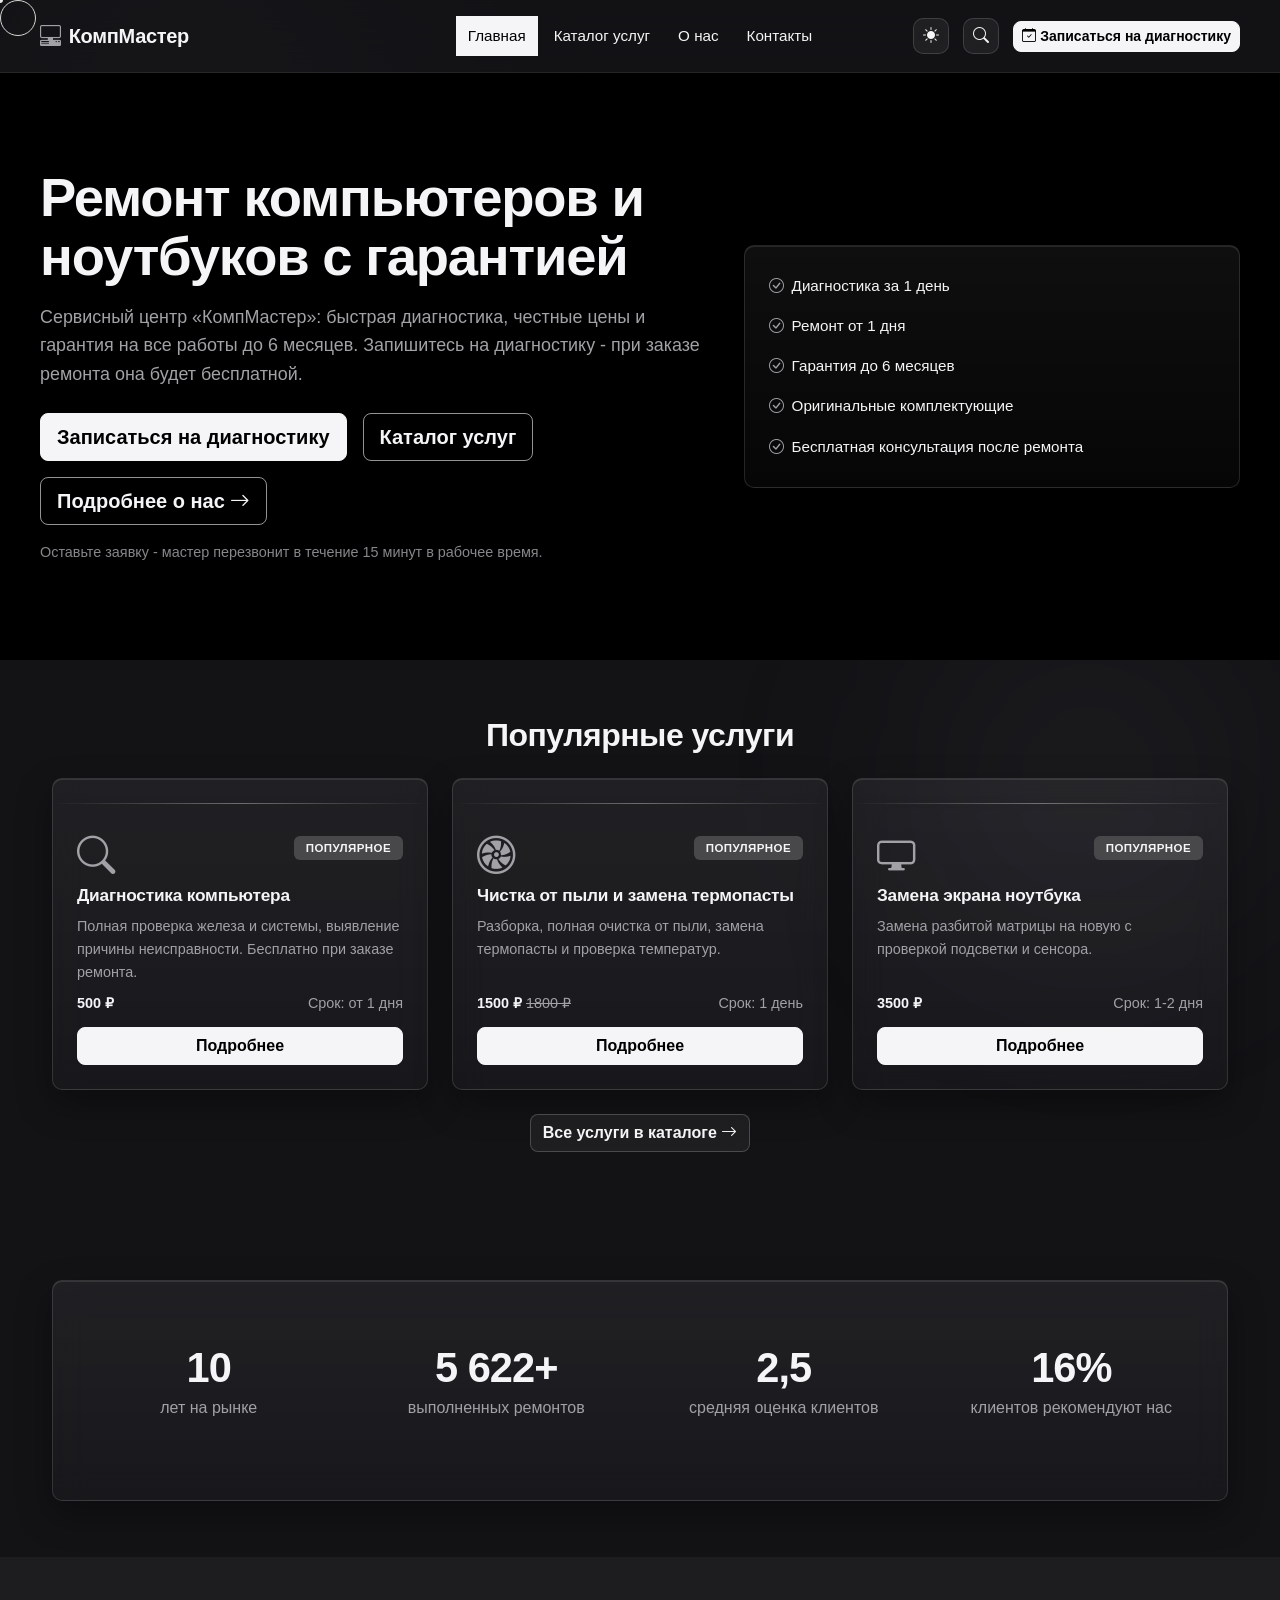
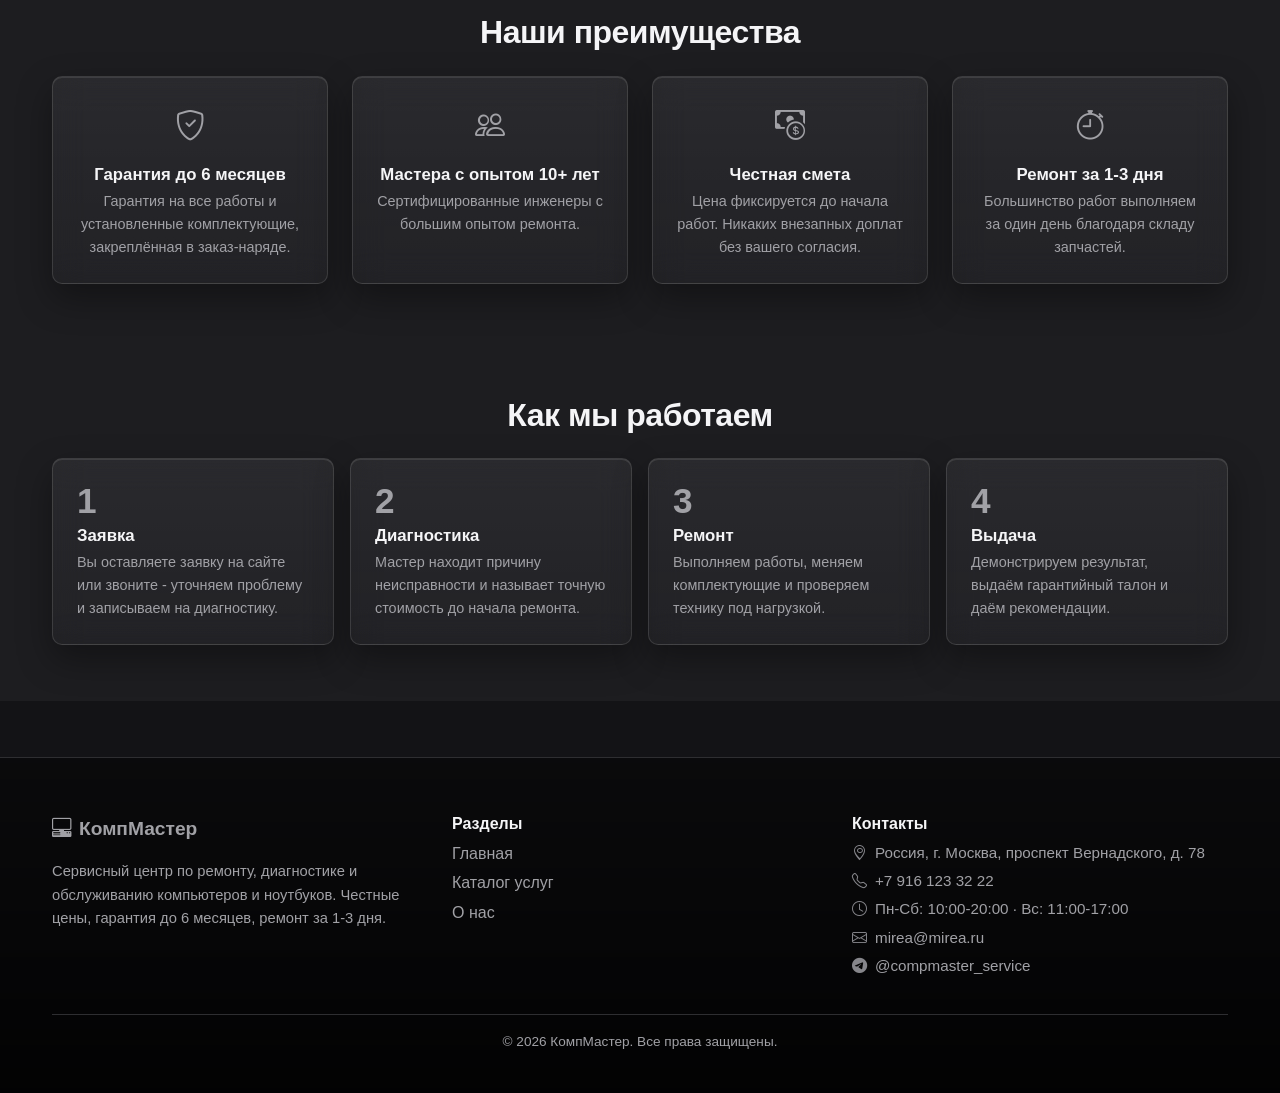
<file: index.html>
<!DOCTYPE html>
<html lang="ru">
<head>
<meta charset="UTF-8">
<meta name="viewport" content="width=device-width, initial-scale=1.0">
<meta name="description" content="КомпМастер - ремонт и обслуживание компьютеров и ноутбуков.">
<title>КомпМастер - ремонт компьютеров</title>

<link rel="stylesheet" href="https://cdn.jsdelivr.net/npm/bootstrap@5.3.3/dist/css/bootstrap.min.css">
<link rel="stylesheet" href="https://cdn.jsdelivr.net/npm/bootstrap-icons@1.11.3/font/bootstrap-icons.min.css">
<link rel="icon" type="image/svg+xml" href="images/favicon.svg">
<link rel="stylesheet" href="css/style.css?v=2">

<script src="https://cdn.jsdelivr.net/npm/bootstrap@5.3.3/dist/js/bootstrap.bundle.min.js" defer></script>
<script src="js/main.js?v=2" defer></script>
</head>
<body>
<div class="reading-progress" id="reading-progress" aria-hidden="true"></div>
<div class="cursor-dot" id="cursor-dot" aria-hidden="true"></div>
<div class="cursor-ring" id="cursor-ring" aria-hidden="true"></div>

<header class="site-header">
    <div class="container site-header__inner">
        <a class="site-header__logo" href="index.html">
            <i class="bi bi-pc-display-horizontal site-header__logo-icon"></i>
            КомпМастер
        </a>

        <nav class="site-nav" aria-label="Основная навигация">
            <ul class="site-nav__list">
                <li class="site-nav__item"><a class="site-nav__link site-nav__link--active" href="index.html" aria-current="page">Главная</a></li>
                <li class="site-nav__item"><a class="site-nav__link" href="catalog.html">Каталог услуг</a></li>
                <li class="site-nav__item"><a class="site-nav__link" href="about.html">О нас</a></li>
                <li class="site-nav__item"><a class="site-nav__link" href="contacts.html">Контакты</a></li>
            </ul>
        </nav>

        <div class="site-header__actions">
<button class="header-icon-btn" id="theme-toggle" type="button" aria-label="Сменить тему"><i class="bi bi-sun-fill" aria-hidden="true"></i></button>
<button class="header-icon-btn" id="search-open" type="button" aria-label="Поиск по сайту"><i class="bi bi-search" aria-hidden="true"></i></button>
            <a class="btn btn-primary btn-sm" href="service.html?id=1#request">
                <i class="bi bi-calendar-check"></i>
                Записаться на диагностику
            </a>
        </div>
    </div>
</header>

<main>

    <section class="hero" id="hero">
        <div class="container hero__inner">
            <div class="hero__content">
                <h1 class="hero__title">Ремонт компьютеров и ноутбуков с гарантией</h1>

                <p class="hero__text">
                    Сервисный центр «КомпМастер»: быстрая диагностика,
                    честные цены и гарантия на все работы до 6 месяцев.
                    Запишитесь на диагностику - при заказе ремонта она будет бесплатной.
                </p>

                <div class="hero__actions">
                    <a class="btn btn-warning btn-lg hero__button" href="service.html?id=1#request">
                        Записаться на диагностику
                    </a>
                    <a class="btn btn-outline-light btn-lg" href="catalog.html">
                        Каталог услуг
                    </a>
                    <a class="btn btn-outline-light btn-lg" href="about.html">
                        Подробнее о нас
                        <i class="bi bi-arrow-right"></i>
                    </a>
                </div>

                <p class="hero__note">
                    Оставьте заявку - мастер перезвонит в течение 15 минут в рабочее время.
                </p>
            </div>

            <div class="hero__card">
                <ul class="hero__list">
                    <li class="hero__list-item"><i class="bi bi-check-circle"></i>Диагностика за 1 день</li>
                    <li class="hero__list-item"><i class="bi bi-check-circle"></i>Ремонт от 1 дня</li>
                    <li class="hero__list-item"><i class="bi bi-check-circle"></i>Гарантия до 6 месяцев</li>
                    <li class="hero__list-item"><i class="bi bi-check-circle"></i>Оригинальные комплектующие</li>
                    <li class="hero__list-item"><i class="bi bi-check-circle"></i>Бесплатная консультация после ремонта</li>
                </ul>
            </div>
        </div>
    </section>

    <section class="section" id="popular">
        <div class="container">
            <h2 class="section__title">Популярные услуги</h2>
            <div class="services-grid" id="popular-grid"></div>

            <p class="text-center mt-4">
                <a class="btn btn-dark" href="catalog.html">
                    Все услуги в каталоге
                    <i class="bi bi-arrow-right"></i>
                </a>
            </p>
        </div>
    </section>

    <section class="section" id="stats">
        <div class="container">
            <div class="stats-grid">
                <p class="stats-item">
                    <span class="stats-item__value">12</span>
                    <span class="stats-item__label">лет на рынке</span>
                </p>
                <p class="stats-item">
                    <span class="stats-item__value">8 000+</span>
                    <span class="stats-item__label">выполненных ремонтов</span>
                </p>
                <p class="stats-item">
                    <span class="stats-item__value">4,9</span>
                    <span class="stats-item__label">средняя оценка клиентов</span>
                </p>
                <p class="stats-item">
                    <span class="stats-item__value">98%</span>
                    <span class="stats-item__label">клиентов рекомендуют нас</span>
                </p>
            </div>
        </div>
    </section>

    <section class="section section--soft" id="advantages">
        <div class="container">
            <h2 class="section__title">Наши преимущества</h2>

            <div class="advantages-grid">
                <article class="advantage-card">
                    <i class="bi bi-shield-check advantage-card__icon"></i>
                    <h3 class="advantage-card__title">Гарантия до 6 месяцев</h3>
                    <p class="advantage-card__text">
                        Гарантия на все работы и установленные комплектующие,
                        закреплённая в заказ-наряде.
                    </p>
                </article>

                <article class="advantage-card">
                    <i class="bi bi-people advantage-card__icon"></i>
                    <h3 class="advantage-card__title">Мастера с опытом 10+ лет</h3>
                    <p class="advantage-card__text">
                        Сертифицированные инженеры с большим опытом ремонта.
                    </p>
                </article>

                <article class="advantage-card">
                    <i class="bi bi-cash-coin advantage-card__icon"></i>
                    <h3 class="advantage-card__title">Честная смета</h3>
                    <p class="advantage-card__text">
                        Цена фиксируется до начала работ.
                        Никаких внезапных доплат без вашего согласия.
                    </p>
                </article>

                <article class="advantage-card">
                    <i class="bi bi-stopwatch advantage-card__icon"></i>
                    <h3 class="advantage-card__title">Ремонт за 1-3 дня</h3>
                    <p class="advantage-card__text">
                        Большинство работ выполняем за один день
                        благодаря складу запчастей.
                    </p>
                </article>
            </div>
        </div>
    </section>

    <section class="section section--soft" id="steps">
        <div class="container">
            <h2 class="section__title">Как мы работаем</h2>

            <ol class="steps-list">
                <li class="steps-list__item">
                    <h3 class="steps-list__title">Заявка</h3>
                    <p class="steps-list__text">
                        Вы оставляете заявку на сайте или звоните -
                        уточняем проблему и записываем на диагностику.
                    </p>
                </li>

                <li class="steps-list__item">
                    <h3 class="steps-list__title">Диагностика</h3>
                    <p class="steps-list__text">
                        Мастер находит причину неисправности и называет
                        точную стоимость до начала ремонта.
                    </p>
                </li>

                <li class="steps-list__item">
                    <h3 class="steps-list__title">Ремонт</h3>
                    <p class="steps-list__text">
                        Выполняем работы, меняем комплектующие
                        и проверяем технику под нагрузкой.
                    </p>
                </li>

                <li class="steps-list__item">
                    <h3 class="steps-list__title">Выдача</h3>
                    <p class="steps-list__text">
                        Демонстрируем результат, выдаём гарантийный
                        талон и даём рекомендации.
                    </p>
                </li>
            </ol>
        </div>
    </section>

</main>

<footer class="site-footer">
    <div class="container">
        <div class="site-footer__grid">

            <div class="site-footer__about">
                <a class="site-footer__logo" href="index.html">
                    <i class="bi bi-pc-display-horizontal" aria-hidden="true"></i>КомпМастер
                </a>
                <p class="site-footer__slogan">
                    Сервисный центр по ремонту, диагностике и обслуживанию компьютеров и ноутбуков.
                    Честные цены, гарантия до 6 месяцев, ремонт за 1-3 дня.
                </p>
            </div>

            <nav class="site-footer__nav" aria-label="Разделы сайта">
                <h2 class="site-footer__title">Разделы</h2>
                <ul class="site-footer__list">
                    <li class="site-footer__list-item"><a class="site-footer__link" href="index.html">Главная</a></li>
                    <li class="site-footer__list-item"><a class="site-footer__link" href="catalog.html">Каталог услуг</a></li>
                    <li class="site-footer__list-item"><a class="site-footer__link" href="about.html">О нас</a></li>
                </ul>
            </nav>

            <div class="site-footer__contacts">
                <h2 class="site-footer__title">Контакты</h2>
                <p class="site-footer__contact">
                    <i class="bi bi-geo-alt" aria-hidden="true"></i>
                    Россия, г. Москва, проспект Вернадского, д. 78
                </p>
                <p class="site-footer__contact">
                    <i class="bi bi-telephone" aria-hidden="true"></i>
                    <a href="tel:+79161233222">+7 916 123 32 22</a>
                </p>
                <p class="site-footer__contact">
                    <i class="bi bi-clock" aria-hidden="true"></i>
                    Пн-Сб: 10:00-20:00 · Вс: 11:00-17:00
                </p>
                <p class="site-footer__contact">
                    <i class="bi bi-envelope" aria-hidden="true"></i>
                    <a href="mailto:mirea@mirea.ru">mirea@mirea.ru</a>
                </p>
                <p class="site-footer__contact">
                    <i class="bi bi-telegram" aria-hidden="true"></i>
                    <a href="https://t.me/compmaster_service" target="_blank" rel="noopener">@compmaster_service</a>
                </p>
            </div>

        </div>

        <div class="site-footer__bottom">
            <p>&copy; 2026 КомпМастер. Все права защищены.</p>
        </div>
    </div>
</footer>

<div class="modal fade service-modal" id="service-modal" tabindex="-1"
     aria-labelledby="service-modal-title" aria-hidden="true">
    <div class="modal-dialog modal-dialog-centered">
        <div class="modal-content">
            <div class="modal-header">
                <h2 class="modal-title h5" id="service-modal-title">Услуга</h2>
                <button class="btn-close" type="button"
                        data-bs-dismiss="modal" aria-label="Закрыть"></button>
            </div>
            <div class="modal-body">
                <p class="service-modal__info" id="service-modal-description">
                    Краткое описание услуги.
                </p>
                <div class="service-modal__meta">
                    <span>Категория: <strong id="service-modal-category">-</strong></span>
                    <span>Стоимость: <strong id="service-modal-price">-</strong></span>
                    <span>Срок: <strong id="service-modal-days">-</strong></span>
                </div>
            </div>
            <div class="modal-footer">
                <a class="btn btn-outline-secondary" href="catalog.html">Все услуги</a>
                <a class="btn btn-primary" id="service-modal-link" href="service.html">
                    Перейти на страницу услуги
                </a>
            </div>
        </div>
    </div>
</div>

<button class="scroll-top" id="scroll-top" type="button" aria-label="Наверх">
    <svg class="scroll-top__icon" viewBox="0 0 24 24" width="24" height="24"
         fill="none" stroke="currentColor" stroke-width="1.8"
         stroke-linecap="round" stroke-linejoin="round" aria-hidden="true">
        <rect x="6" y="3" width="12" height="18" rx="6"/>
        <path d="M12 3v6"/>
        <path d="M6.5 9h11"/>
        <rect x="11" y="5" width="2" height="2.6" rx="1"
              fill="currentColor" stroke="none" class="scroll-top__wheel"/>
    </svg>
</button>


<div class="search-overlay" id="search-overlay" aria-hidden="true">
<div class="search-overlay__backdrop" id="search-backdrop"></div>
<div class="search-overlay__panel" role="dialog" aria-modal="true" aria-label="Поиск по сайту">
<div class="search-overlay__header">
<i class="bi bi-search search-overlay__icon" aria-hidden="true"></i>
<input class="search-overlay__input" id="search-input" type="search" placeholder="Поиск: услуги, страницы..." autocomplete="off">
<button class="search-overlay__close" id="search-close" type="button" aria-label="Закрыть поиск"><i class="bi bi-x-lg" aria-hidden="true"></i></button>
</div>
<div class="search-overlay__results" id="search-results" role="listbox"></div>
</div>
</div>
</body>
</html>
</file>
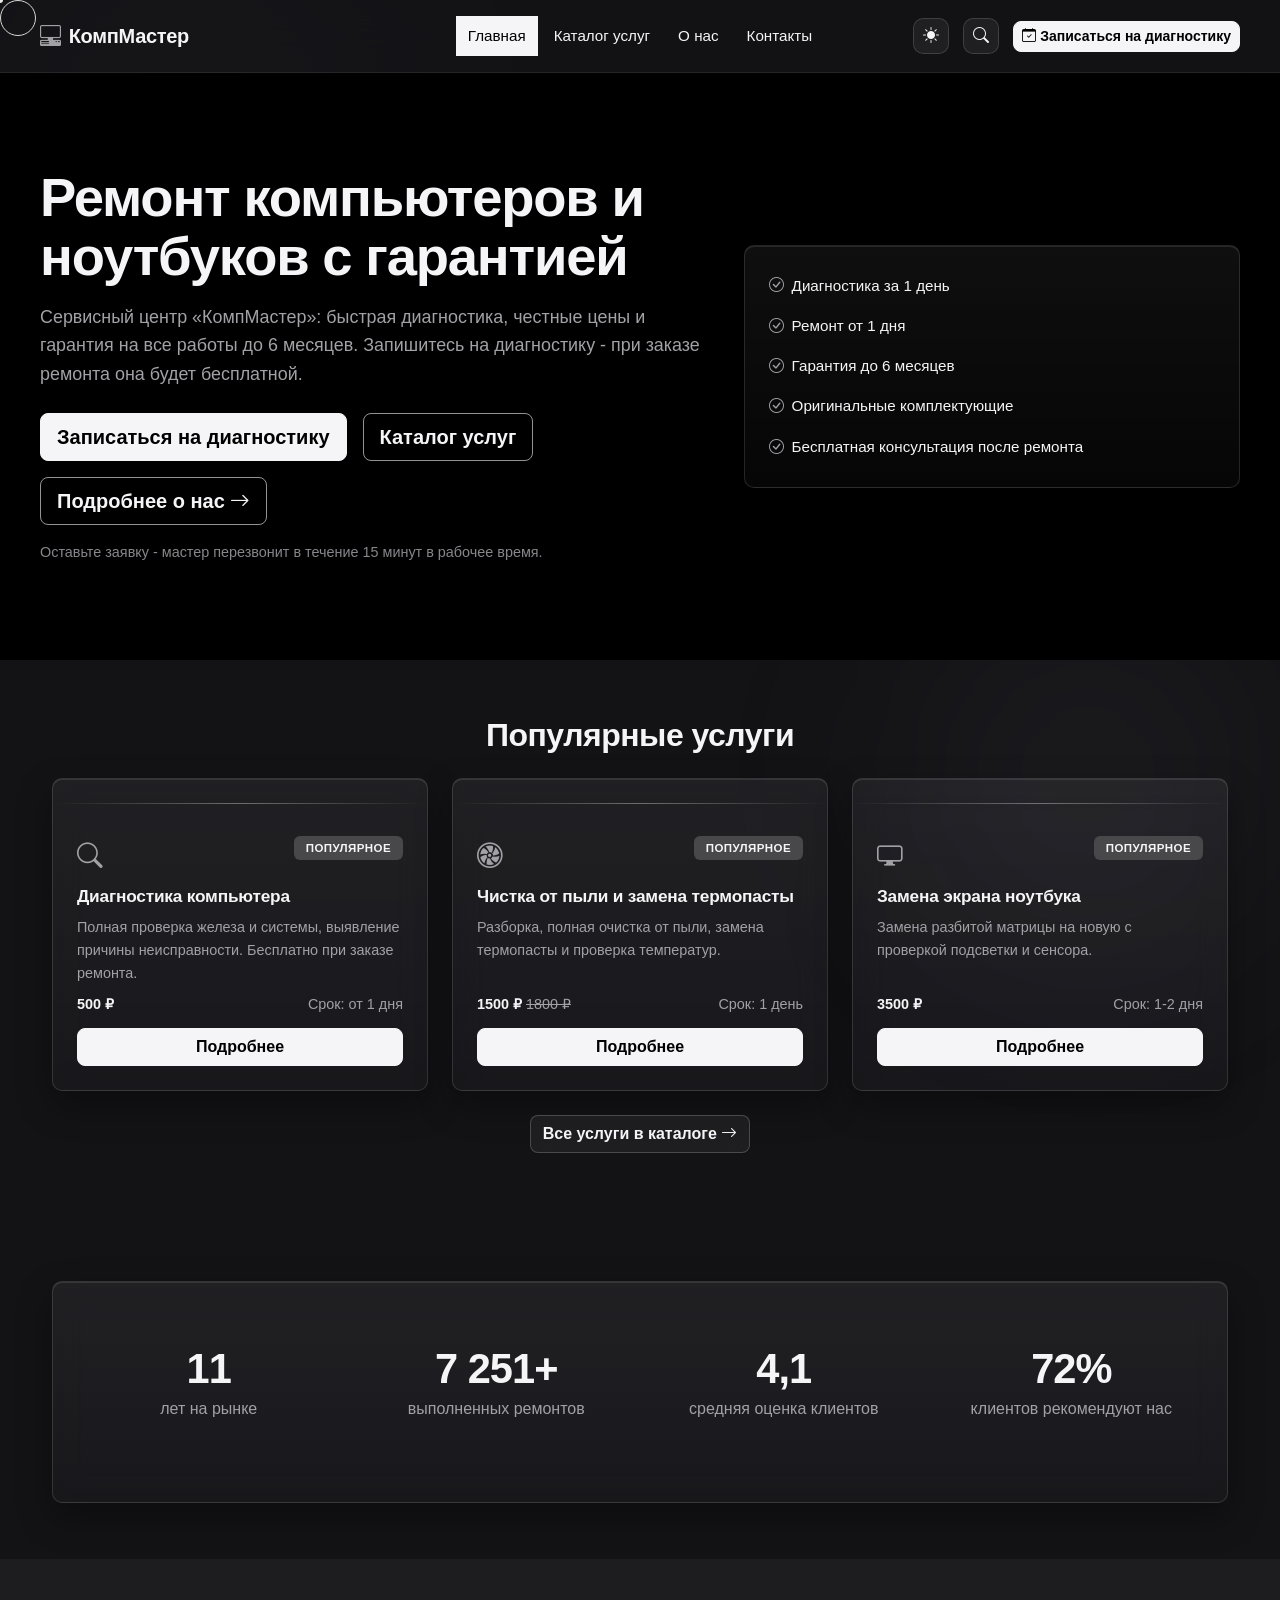
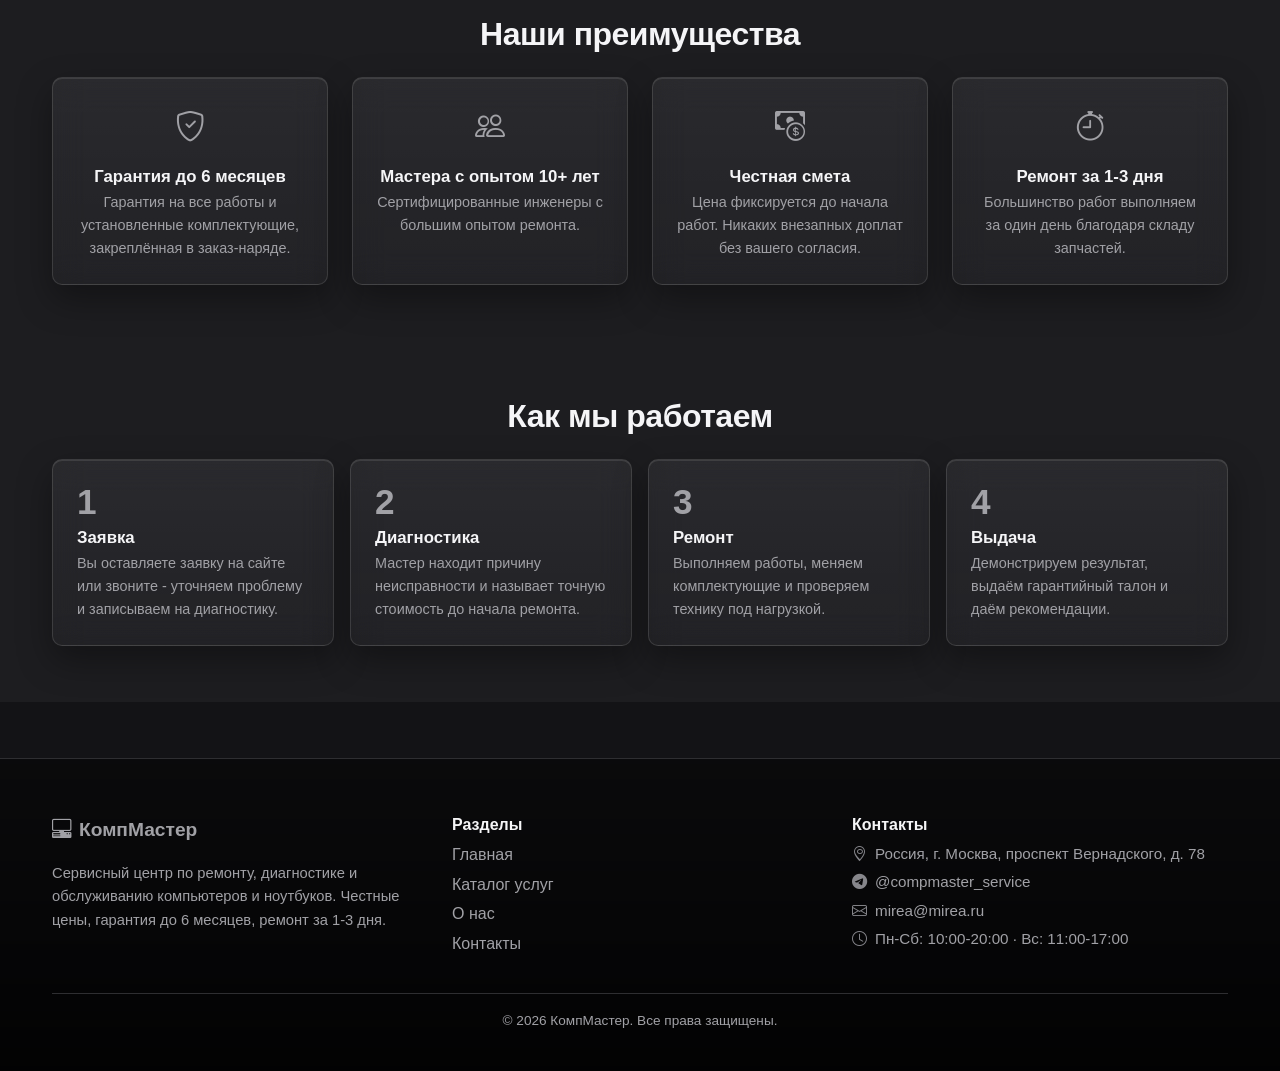
<file: experimental/index.html>
<!DOCTYPE html>
<html lang="ru">
<head>
<meta charset="UTF-8">
<meta name="viewport" content="width=device-width, initial-scale=1.0">
<meta name="description" content="КомпМастер - ремонт и обслуживание компьютеров и ноутбуков.">
<title>КомпМастер - ремонт компьютеров</title>

<link rel="stylesheet" href="https://cdn.jsdelivr.net/npm/bootstrap@5.3.3/dist/css/bootstrap.min.css">
<link rel="stylesheet" href="https://cdn.jsdelivr.net/npm/bootstrap-icons@1.11.3/font/bootstrap-icons.min.css">
<link rel="icon" type="image/svg+xml" href="images/favicon.svg">
<link rel="stylesheet" href="css/style.css?v=6">

<script src="https://cdn.jsdelivr.net/npm/bootstrap@5.3.3/dist/js/bootstrap.bundle.min.js" defer></script>
<script src="js/main.js?v=6" defer></script>
</head>
<body>
<div class="reading-progress" id="reading-progress" aria-hidden="true"></div>
<div class="cursor-dot" id="cursor-dot" aria-hidden="true"></div>
<div class="cursor-ring" id="cursor-ring" aria-hidden="true"></div>


<header class="site-header">
    <div class="container site-header__inner">

        <a class="site-header__logo" href="index.html">
            <i class="bi bi-pc-display-horizontal site-header__logo-icon"></i>
            КомпМастер
        </a>

        <nav class="site-nav" aria-label="Основная навигация">
<ul class="site-nav__list">
<li class="site-nav__item"><a class="site-nav__link site-nav__link--active" href="index.html" aria-current="page">Главная</a></li>
<li class="site-nav__item"><a class="site-nav__link" href="catalog.html">Каталог услуг</a></li>
<li class="site-nav__item"><a class="site-nav__link" href="about.html">О нас</a></li>
<li class="site-nav__item"><a class="site-nav__link" href="contacts.html">Контакты</a></li>
</ul>
</nav>

        <div class="site-header__actions">
<button class="header-icon-btn" id="theme-toggle" type="button" aria-label="Сменить тему"><i class="bi bi-sun-fill" aria-hidden="true"></i></button>
<button class="header-icon-btn" id="search-open" type="button" aria-label="Поиск по сайту"><i class="bi bi-search" aria-hidden="true"></i></button>

            <a class="btn btn-primary btn-sm" href="service.html?id=1#request">
                <i class="bi bi-calendar-check"></i>
                Записаться на диагностику
            </a>
        </div>

    </div>
</header>

<main>

    <!-- ГЛАВНЫЙ ЭКРАН -->
    <section class="hero" id="hero">
        <div class="container hero__inner">

            <div class="hero__content">
                <h1 class="hero__title">Ремонт компьютеров и ноутбуков с гарантией</h1>

                <p class="hero__text">
                    Сервисный центр «КомпМастер»: быстрая диагностика,
                    честные цены и гарантия на все работы до 6 месяцев.
                    Запишитесь на диагностику - при заказе ремонта она будет бесплатной.
                </p>

                <div class="hero__actions">
                    <a class="btn btn-warning btn-lg hero__button" href="service.html?id=1#request">
                        Записаться на диагностику
                    </a>
                    <a class="btn btn-outline-light btn-lg" href="catalog.html">
                        Каталог услуг
                    </a>
                    <a class="btn btn-outline-light btn-lg" href="about.html">
                        Подробнее о нас
                        <i class="bi bi-arrow-right"></i>
                    </a>
                </div>

                <p class="hero__note">
                    Оставьте заявку - мастер перезвонит в течение 15 минут в рабочее время.
                </p>
            </div>

            <div class="hero__card">
                <ul class="hero__list">
                    <li class="hero__list-item"><i class="bi bi-check-circle"></i>Диагностика за 1 день</li>
                    <li class="hero__list-item"><i class="bi bi-check-circle"></i>Ремонт от 1 дня</li>
                    <li class="hero__list-item"><i class="bi bi-check-circle"></i>Гарантия до 6 месяцев</li>
                    <li class="hero__list-item"><i class="bi bi-check-circle"></i>Оригинальные комплектующие</li>
                    <li class="hero__list-item"><i class="bi bi-check-circle"></i>Бесплатная консультация после ремонта</li>
                </ul>
            </div>

        </div>
    </section>

    <!-- ПОПУЛЯРНЫЕ УСЛУГИ -->
    <section class="section" id="popular">
        <div class="container">
            <h2 class="section__title">Популярные услуги</h2>
            <div class="services-grid" id="popular-grid"></div>

            <p class="text-center mt-4">
                <a class="btn btn-dark" href="catalog.html">
                    Все услуги в каталоге
                    <i class="bi bi-arrow-right"></i>
                </a>
            </p>
        </div>
    </section>

    <!-- СТАТИСТИКА -->
    <section class="section" id="stats">
        <div class="container">
            <div class="stats-grid">
                <p class="stats-item">
                    <span class="stats-item__value">12</span>
                    <span class="stats-item__label">лет на рынке</span>
                </p>
                <p class="stats-item">
                    <span class="stats-item__value">8 000+</span>
                    <span class="stats-item__label">выполненных ремонтов</span>
                </p>
                <p class="stats-item">
                    <span class="stats-item__value">4,9</span>
                    <span class="stats-item__label">средняя оценка клиентов</span>
                </p>
                <p class="stats-item">
                    <span class="stats-item__value">98%</span>
                    <span class="stats-item__label">клиентов рекомендуют нас</span>
                </p>
            </div>
        </div>
    </section>

    <!-- ПРЕИМУЩЕСТВА -->
    <section class="section section--soft" id="advantages">
        <div class="container">
            <h2 class="section__title">Наши преимущества</h2>

            <div class="advantages-grid">
                <article class="advantage-card">
                    <i class="bi bi-shield-check advantage-card__icon"></i>
                    <h3 class="advantage-card__title">Гарантия до 6 месяцев</h3>
                    <p class="advantage-card__text">
                        Гарантия на все работы и установленные комплектующие,
                        закреплённая в заказ-наряде.
                    </p>
                </article>

                <article class="advantage-card">
                    <i class="bi bi-people advantage-card__icon"></i>
                    <h3 class="advantage-card__title">Мастера с опытом 10+ лет</h3>
                    <p class="advantage-card__text">
                        Сертифицированные инженеры с большим опытом ремонта.
                    </p>
                </article>

                <article class="advantage-card">
                    <i class="bi bi-cash-coin advantage-card__icon"></i>
                    <h3 class="advantage-card__title">Честная смета</h3>
                    <p class="advantage-card__text">
                        Цена фиксируется до начала работ.
                        Никаких внезапных доплат без вашего согласия.
                    </p>
                </article>

                <article class="advantage-card">
                    <i class="bi bi-stopwatch advantage-card__icon"></i>
                    <h3 class="advantage-card__title">Ремонт за 1-3 дня</h3>
                    <p class="advantage-card__text">
                        Большинство работ выполняем за один день
                        благодаря складу запчастей.
                    </p>
                </article>
            </div>
        </div>
    </section>

    <!-- ЭТАПЫ РАБОТЫ -->
    <section class="section section--soft" id="steps">
        <div class="container">
            <h2 class="section__title">Как мы работаем</h2>

            <ol class="steps-list">
                <li class="steps-list__item">
                    <h3 class="steps-list__title">Заявка</h3>
                    <p class="steps-list__text">
                        Вы оставляете заявку на сайте или звоните -
                        уточняем проблему и записываем на диагностику.
                    </p>
                </li>

                <li class="steps-list__item">
                    <h3 class="steps-list__title">Диагностика</h3>
                    <p class="steps-list__text">
                        Мастер находит причину неисправности и называет
                        точную стоимость до начала ремонта.
                    </p>
                </li>

                <li class="steps-list__item">
                    <h3 class="steps-list__title">Ремонт</h3>
                    <p class="steps-list__text">
                        Выполняем работы, меняем комплектующие
                        и проверяем технику под нагрузкой.
                    </p>
                </li>

                <li class="steps-list__item">
                    <h3 class="steps-list__title">Выдача</h3>
                    <p class="steps-list__text">
                        Демонстрируем результат, выдаём гарантийный
                        талон и даём рекомендации.
                    </p>
                </li>
            </ol>
        </div>
    </section>

</main>

<!-- ПОДВАЛ -->
<footer class="site-footer">
<div class="container">
<div class="site-footer__grid">
<div class="site-footer__about">
<a class="site-footer__logo" href="index.html"><i class="bi bi-pc-display-horizontal" aria-hidden="true"></i>КомпМастер</a>
<p class="site-footer__slogan">Сервисный центр по ремонту, диагностике и обслуживанию компьютеров и ноутбуков. Честные цены, гарантия до 6 месяцев, ремонт за 1-3 дня.</p>
</div>
<nav class="site-footer__nav" aria-label="Разделы сайта">
<h2 class="site-footer__title">Разделы</h2>
<ul class="site-footer__list">
<li class="site-footer__list-item"><a class="site-footer__link" href="index.html">Главная</a></li>
<li class="site-footer__list-item"><a class="site-footer__link" href="catalog.html">Каталог услуг</a></li>
<li class="site-footer__list-item"><a class="site-footer__link" href="about.html">О нас</a></li>
<li class="site-footer__list-item"><a class="site-footer__link" href="contacts.html">Контакты</a></li>
</ul>
</nav>
<div class="site-footer__contacts">
<h2 class="site-footer__title">Контакты</h2>
<p class="site-footer__contact"><i class="bi bi-geo-alt" aria-hidden="true"></i>Россия, г. Москва, проспект Вернадского, д. 78</p>
<p class="site-footer__contact"><i class="bi bi-telegram" aria-hidden="true"></i><a href="https://t.me/compmaster_service" target="_blank" rel="noopener">@compmaster_service</a></p>
<p class="site-footer__contact"><i class="bi bi-envelope" aria-hidden="true"></i><a href="mailto:mirea@mirea.ru">mirea@mirea.ru</a></p>
<p class="site-footer__contact"><i class="bi bi-clock" aria-hidden="true"></i>Пн-Сб: 10:00-20:00 · Вс: 11:00-17:00</p>
</div>
</div>
<div class="site-footer__bottom">
<p>&copy; 2026 КомпМастер. Все права защищены.</p>
</div>
</div>
</footer>

<!-- МОДАЛЬНОЕ ОКНО УСЛУГИ -->
<div class="modal fade service-modal" id="service-modal" tabindex="-1"
     aria-labelledby="service-modal-title" aria-hidden="true">
    <div class="modal-dialog modal-dialog-centered">
        <div class="modal-content">
            <div class="modal-header">
                <h2 class="modal-title h5" id="service-modal-title">Услуга</h2>
                <button class="btn-close" type="button"
                        data-bs-dismiss="modal" aria-label="Закрыть"></button>
            </div>
            <div class="modal-body">
                <p class="service-modal__info" id="service-modal-description">
                    Краткое описание услуги.
                </p>
                <div class="service-modal__meta">
                    <span>Категория: <strong id="service-modal-category">-</strong></span>
                    <span>Стоимость: <strong id="service-modal-price">-</strong></span>
                    <span>Срок: <strong id="service-modal-days">-</strong></span>
                </div>
            </div>
            <div class="modal-footer">
                <a class="btn btn-outline-secondary" href="catalog.html">Все услуги</a>
                <a class="btn btn-primary" id="service-modal-link" href="service.html">
                    Перейти на страницу услуги
                </a>
            </div>
        </div>
    </div>
</div>

<button class="scroll-top" id="scroll-top" type="button" aria-label="Наверх">
    <i class="bi bi-arrow-up"></i>
</button>


<div class="search-overlay" id="search-overlay" aria-hidden="true">
<div class="search-overlay__backdrop" id="search-backdrop"></div>
<div class="search-overlay__panel" role="dialog" aria-modal="true" aria-label="Поиск по сайту">
<div class="search-overlay__header">
<i class="bi bi-search search-overlay__icon" aria-hidden="true"></i>
<input class="search-overlay__input" id="search-input" type="search" placeholder="Поиск: услуги, страницы..." autocomplete="off">
<button class="search-overlay__close" id="search-close" type="button" aria-label="Закрыть поиск"><i class="bi bi-x-lg" aria-hidden="true"></i></button>
</div>
<div class="search-overlay__results" id="search-results" role="listbox"></div>
</div>
</div>
</body>
</html>
</file>
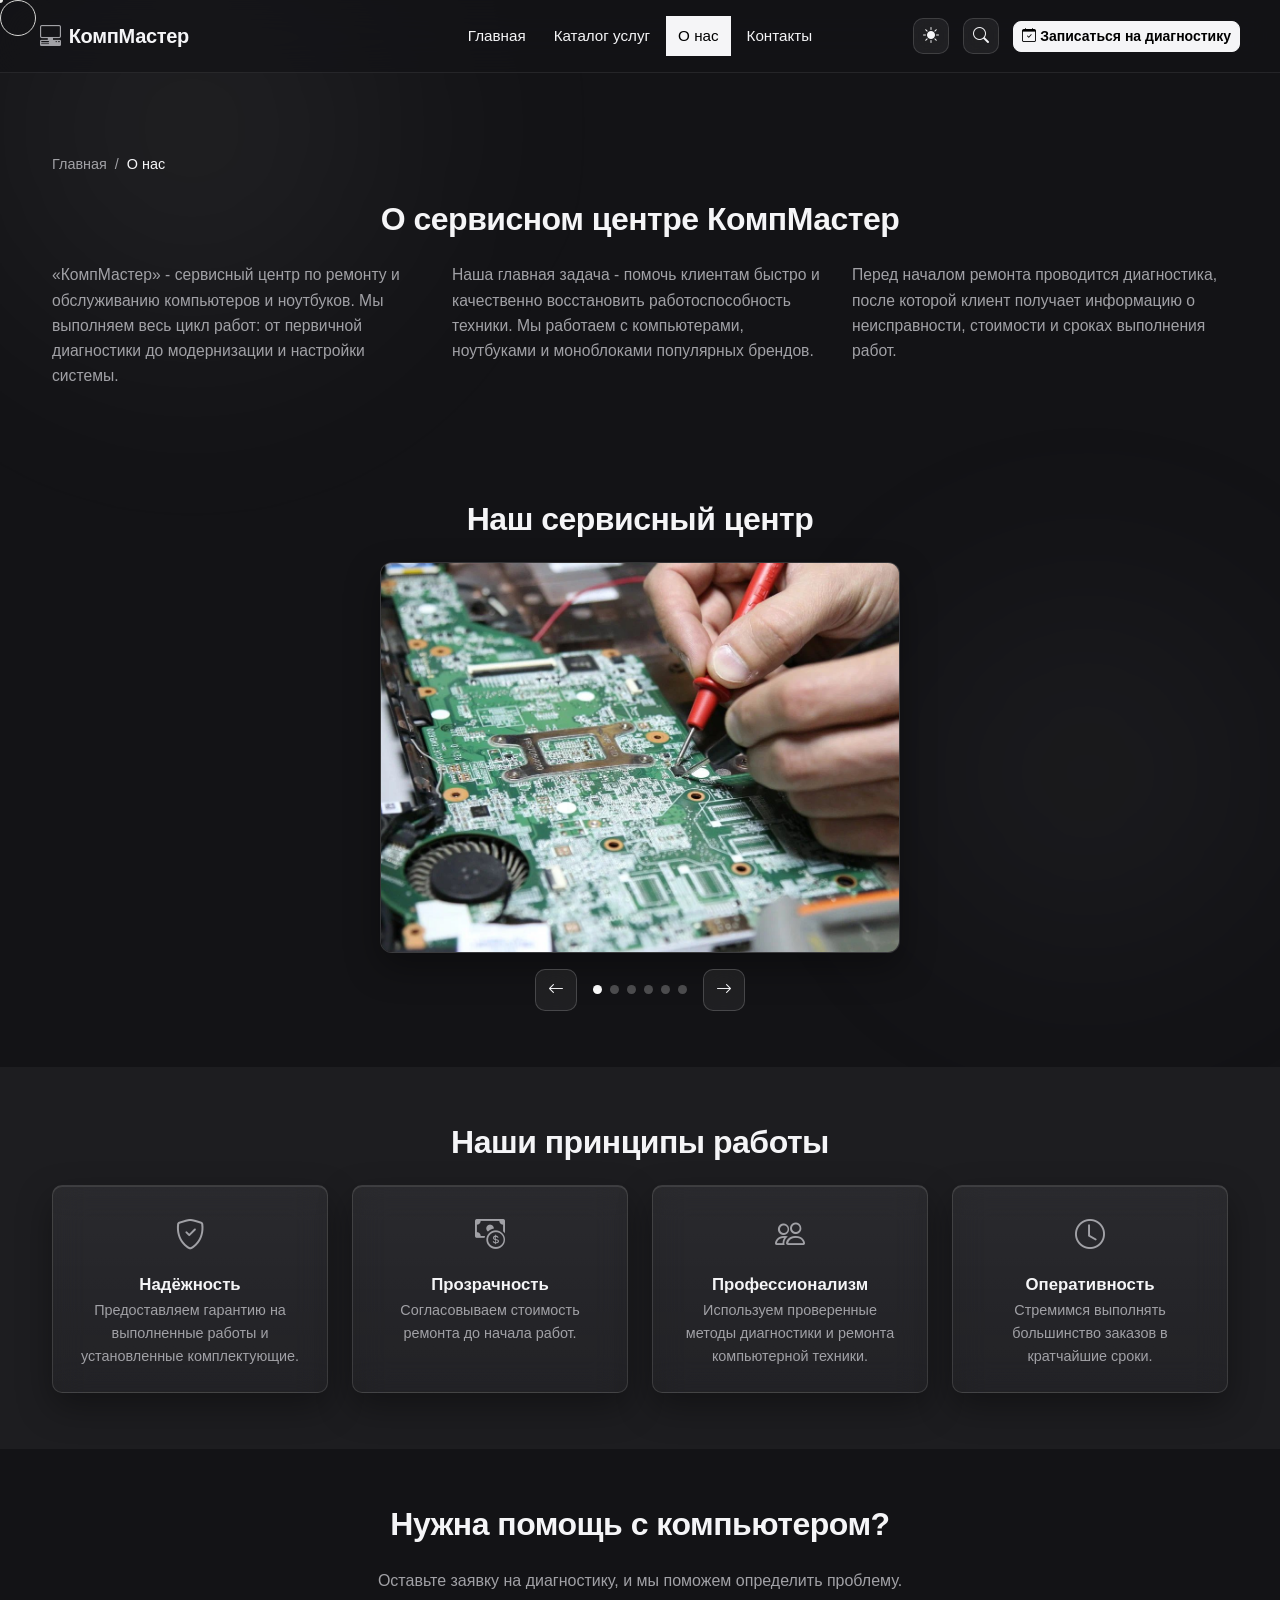
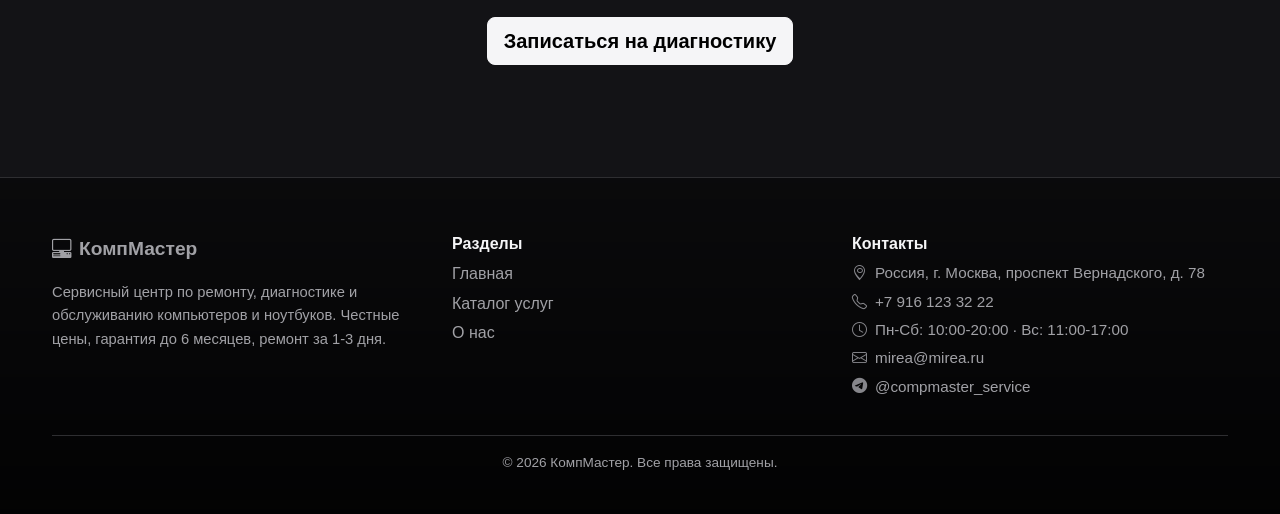
<file: about.html>
<!DOCTYPE html>
<html lang="ru">
<head>
    <meta charset="UTF-8">
    <meta name="viewport" content="width=device-width, initial-scale=1.0">
    <meta name="description" content="Информация о сервисном центре КомпМастер.">
    <title>О нас - КомпМастер</title>

    <link rel="stylesheet" href="https://cdn.jsdelivr.net/npm/bootstrap@5.3.3/dist/css/bootstrap.min.css">
    <link rel="stylesheet" href="https://cdn.jsdelivr.net/npm/bootstrap-icons@1.11.3/font/bootstrap-icons.min.css">
    <link rel="icon" type="image/svg+xml" href="images/favicon.svg">
    <link rel="stylesheet" href="css/style.css">
    <script src="https://cdn.jsdelivr.net/npm/bootstrap@5.3.3/dist/js/bootstrap.bundle.min.js" defer></script>
    <script src="js/main.js" defer></script>
</head>
<body>
<div class="reading-progress" id="reading-progress" aria-hidden="true"></div>
<div class="cursor-dot" id="cursor-dot" aria-hidden="true"></div>
<div class="cursor-ring" id="cursor-ring" aria-hidden="true"></div>

<header class="site-header">
    <div class="container site-header__inner">
        <a class="site-header__logo" href="index.html">
            <i class="bi bi-pc-display-horizontal site-header__logo-icon"></i> КомпМастер
        </a>
        <nav class="site-nav" aria-label="Основная навигация">
            <ul class="site-nav__list">
                <li class="site-nav__item"><a class="site-nav__link" href="index.html">Главная</a></li>
                <li class="site-nav__item"><a class="site-nav__link" href="catalog.html">Каталог услуг</a></li>
                <li class="site-nav__item"><a class="site-nav__link site-nav__link--active" href="about.html" aria-current="page">О нас</a></li>
                <li class="site-nav__item"><a class="site-nav__link" href="contacts.html">Контакты</a></li>
            </ul>
        </nav>
        <div class="site-header__actions">
<button class="header-icon-btn" id="theme-toggle" type="button" aria-label="Сменить тему"><i class="bi bi-sun-fill" aria-hidden="true"></i></button>
<button class="header-icon-btn" id="search-open" type="button" aria-label="Поиск по сайту"><i class="bi bi-search" aria-hidden="true"></i></button>
            <a class="btn btn-primary btn-sm" href="service.html?id=1#request">
                <i class="bi bi-calendar-check"></i> Записаться на диагностику
            </a>
        </div>
    </div>
</header>

<main>
    <section class="section">
        <div class="container">
            <div class="breadcrumbs mb-4">
                <nav aria-label="Навигация">
                    <ol class="breadcrumb">
                        <li class="breadcrumb-item"><a href="index.html">Главная</a></li>
                        <li class="breadcrumb-item active" aria-current="page">О нас</li>
                    </ol>
                </nav>
            </div>

            <h1 class="section__title">О сервисном центре КомпМастер</h1>

            <div class="about__inner">
                <p class="section__text">
                    «КомпМастер» - сервисный центр по ремонту и обслуживанию
                    компьютеров и ноутбуков. Мы выполняем весь цикл работ:
                    от первичной диагностики до модернизации и настройки системы.
                </p>

                <p class="section__text">
                    Наша главная задача - помочь клиентам быстро и качественно
                    восстановить работоспособность техники. Мы работаем
                    с компьютерами, ноутбуками и моноблоками популярных брендов.
                </p>

                <p class="section__text">
                    Перед началом ремонта проводится диагностика, после которой
                    клиент получает информацию о неисправности, стоимости
                    и сроках выполнения работ.
                </p>
            </div>
        </div>
    </section>

    <section class="section">
        <div class="container">
            <h2 class="section__title">Наш сервисный центр</h2>
            <div class="gallery">
                <div class="gallery__viewport">
                    <div class="gallery__track" id="gallery-track">
                        <figure class="gallery__slide">
                            <img class="gallery__img" src="images/gallery-6.jpg" alt="Отпаивание чипа с платы">
                        </figure>
                        <figure class="gallery__slide">
                            <img class="gallery__img" src="images/gallery-5.jpg" alt="Вид сервисного центра снаружи">
                        </figure>
                        <figure class="gallery__slide">
                            <img class="gallery__img" src="images/gallery-4.jpg" alt="Отпаивание чипа с материнской платы">
                        </figure>
                        <figure class="gallery__slide">
                            <img class="gallery__img" src="images/gallery-1.jpg" alt="Ресепшн сервисного центра">
                        </figure>
                        <figure class="gallery__slide">
                            <img class="gallery__img" src="images/gallery-2.jpg" alt="Проверка чипа инструментом">
                        </figure>
                        <figure class="gallery__slide">
                            <img class="gallery__img" src="images/gallery-3.jpg" alt="Собранный исправленный компьютер">
                        </figure>
                    </div>
                </div>
                <div class="gallery__nav">
                    <button class="gallery__btn" id="gallery-prev" type="button" aria-label="Предыдущее фото">
                        <i class="bi bi-arrow-left" aria-hidden="true"></i>
                    </button>
                    <div class="gallery-dots" id="gallery-dots" aria-label="Выбор фото"></div>
                    <button class="gallery__btn" id="gallery-next" type="button" aria-label="Следующее фото">
                        <i class="bi bi-arrow-right" aria-hidden="true"></i>
                    </button>
                </div>
            </div>
        </div>
    </section>

    <section class="section section--soft">
        <div class="container">
            <h2 class="section__title">Наши принципы работы</h2>
            <div class="advantages-grid">
                <article class="advantage-card">
                    <i class="bi bi-shield-check advantage-card__icon"></i>
                    <h3 class="advantage-card__title">Надёжность</h3>
                    <p class="advantage-card__text">
                        Предоставляем гарантию на выполненные работы
                        и установленные комплектующие.
                    </p>
                </article>

                <article class="advantage-card">
                    <i class="bi bi-cash-coin advantage-card__icon"></i>
                    <h3 class="advantage-card__title">Прозрачность</h3>
                    <p class="advantage-card__text">
                        Согласовываем стоимость ремонта до начала работ.
                    </p>
                </article>

                <article class="advantage-card">
                    <i class="bi bi-people advantage-card__icon"></i>
                    <h3 class="advantage-card__title">Профессионализм</h3>
                    <p class="advantage-card__text">
                        Используем проверенные методы диагностики
                        и ремонта компьютерной техники.
                    </p>
                </article>

                <article class="advantage-card">
                    <i class="bi bi-clock advantage-card__icon"></i>
                    <h3 class="advantage-card__title">Оперативность</h3>
                    <p class="advantage-card__text">
                        Стремимся выполнять большинство заказов
                        в кратчайшие сроки.
                    </p>
                </article>
            </div>
        </div>
    </section>

    <section class="section">
        <div class="container text-center">
            <h2 class="section__title">Нужна помощь с компьютером?</h2>
            <p class="section__subtitle mb-4">
                Оставьте заявку на диагностику, и мы поможем определить проблему.
            </p>
            <a href="service.html?id=1#request" class="btn btn-primary btn-lg">
                Записаться на диагностику
            </a>
        </div>
    </section>
</main>

<footer class="site-footer">
    <div class="container">
        <div class="site-footer__grid">
            <div class="site-footer__about">
                <a class="site-footer__logo" href="index.html">
                    <i class="bi bi-pc-display-horizontal" aria-hidden="true"></i>КомпМастер
                </a>
                <p class="site-footer__slogan">
                    Сервисный центр по ремонту, диагностике и обслуживанию компьютеров и ноутбуков.
                    Честные цены, гарантия до 6 месяцев, ремонт за 1-3 дня.
                </p>
            </div>

            <nav class="site-footer__nav" aria-label="Разделы сайта">
                <h2 class="site-footer__title">Разделы</h2>
                <ul class="site-footer__list">
                    <li class="site-footer__list-item"><a class="site-footer__link" href="index.html">Главная</a></li>
                    <li class="site-footer__list-item"><a class="site-footer__link" href="catalog.html">Каталог услуг</a></li>
                    <li class="site-footer__list-item"><a class="site-footer__link" href="about.html">О нас</a></li>
                </ul>
            </nav>

            <div class="site-footer__contacts">
                <h2 class="site-footer__title">Контакты</h2>
                <p class="site-footer__contact">
                    <i class="bi bi-geo-alt" aria-hidden="true"></i>
                    Россия, г. Москва, проспект Вернадского, д. 78
                </p>
                <p class="site-footer__contact">
                    <i class="bi bi-telephone" aria-hidden="true"></i>
                    <a href="tel:+79161233222">+7 916 123 32 22</a>
                </p>
                <p class="site-footer__contact">
                    <i class="bi bi-clock" aria-hidden="true"></i>
                    Пн-Сб: 10:00-20:00 · Вс: 11:00-17:00
                </p>
                <p class="site-footer__contact">
                    <i class="bi bi-envelope" aria-hidden="true"></i>
                    <a href="mailto:mirea@mirea.ru">mirea@mirea.ru</a>
                </p>
                <p class="site-footer__contact">
                    <i class="bi bi-telegram" aria-hidden="true"></i>
                    <a href="https://t.me/compmaster_service" target="_blank" rel="noopener">@compmaster_service</a>
                </p>
            </div>
        </div>

        <div class="site-footer__bottom">
            <p>&copy; 2026 КомпМастер. Все права защищены.</p>
        </div>
    </div>
</footer>

<button class="scroll-top" id="scroll-top" type="button" aria-label="Наверх">
    <svg class="scroll-top__icon" viewBox="0 0 24 24" width="24" height="24"
         fill="none" stroke="currentColor" stroke-width="1.8"
         stroke-linecap="round" stroke-linejoin="round" aria-hidden="true">
        <rect x="6" y="3" width="12" height="18" rx="6"/>
        <path d="M12 3v6"/>
        <path d="M6.5 9h11"/>
        <rect x="11" y="5" width="2" height="2.6" rx="1"
              fill="currentColor" stroke="none" class="scroll-top__wheel"/>
    </svg>
</button>

<div class="search-overlay" id="search-overlay" aria-hidden="true">
<div class="search-overlay__backdrop" id="search-backdrop"></div>
<div class="search-overlay__panel" role="dialog" aria-modal="true" aria-label="Поиск по сайту">
<div class="search-overlay__header">
<i class="bi bi-search search-overlay__icon" aria-hidden="true"></i>
<input class="search-overlay__input" id="search-input" type="search" placeholder="Поиск: услуги, страницы..." autocomplete="off">
<button class="search-overlay__close" id="search-close" type="button" aria-label="Закрыть поиск"><i class="bi bi-x-lg" aria-hidden="true"></i></button>
</div>
<div class="search-overlay__results" id="search-results" role="listbox"></div>
</div>
</div>
</body>
</html>
</file>
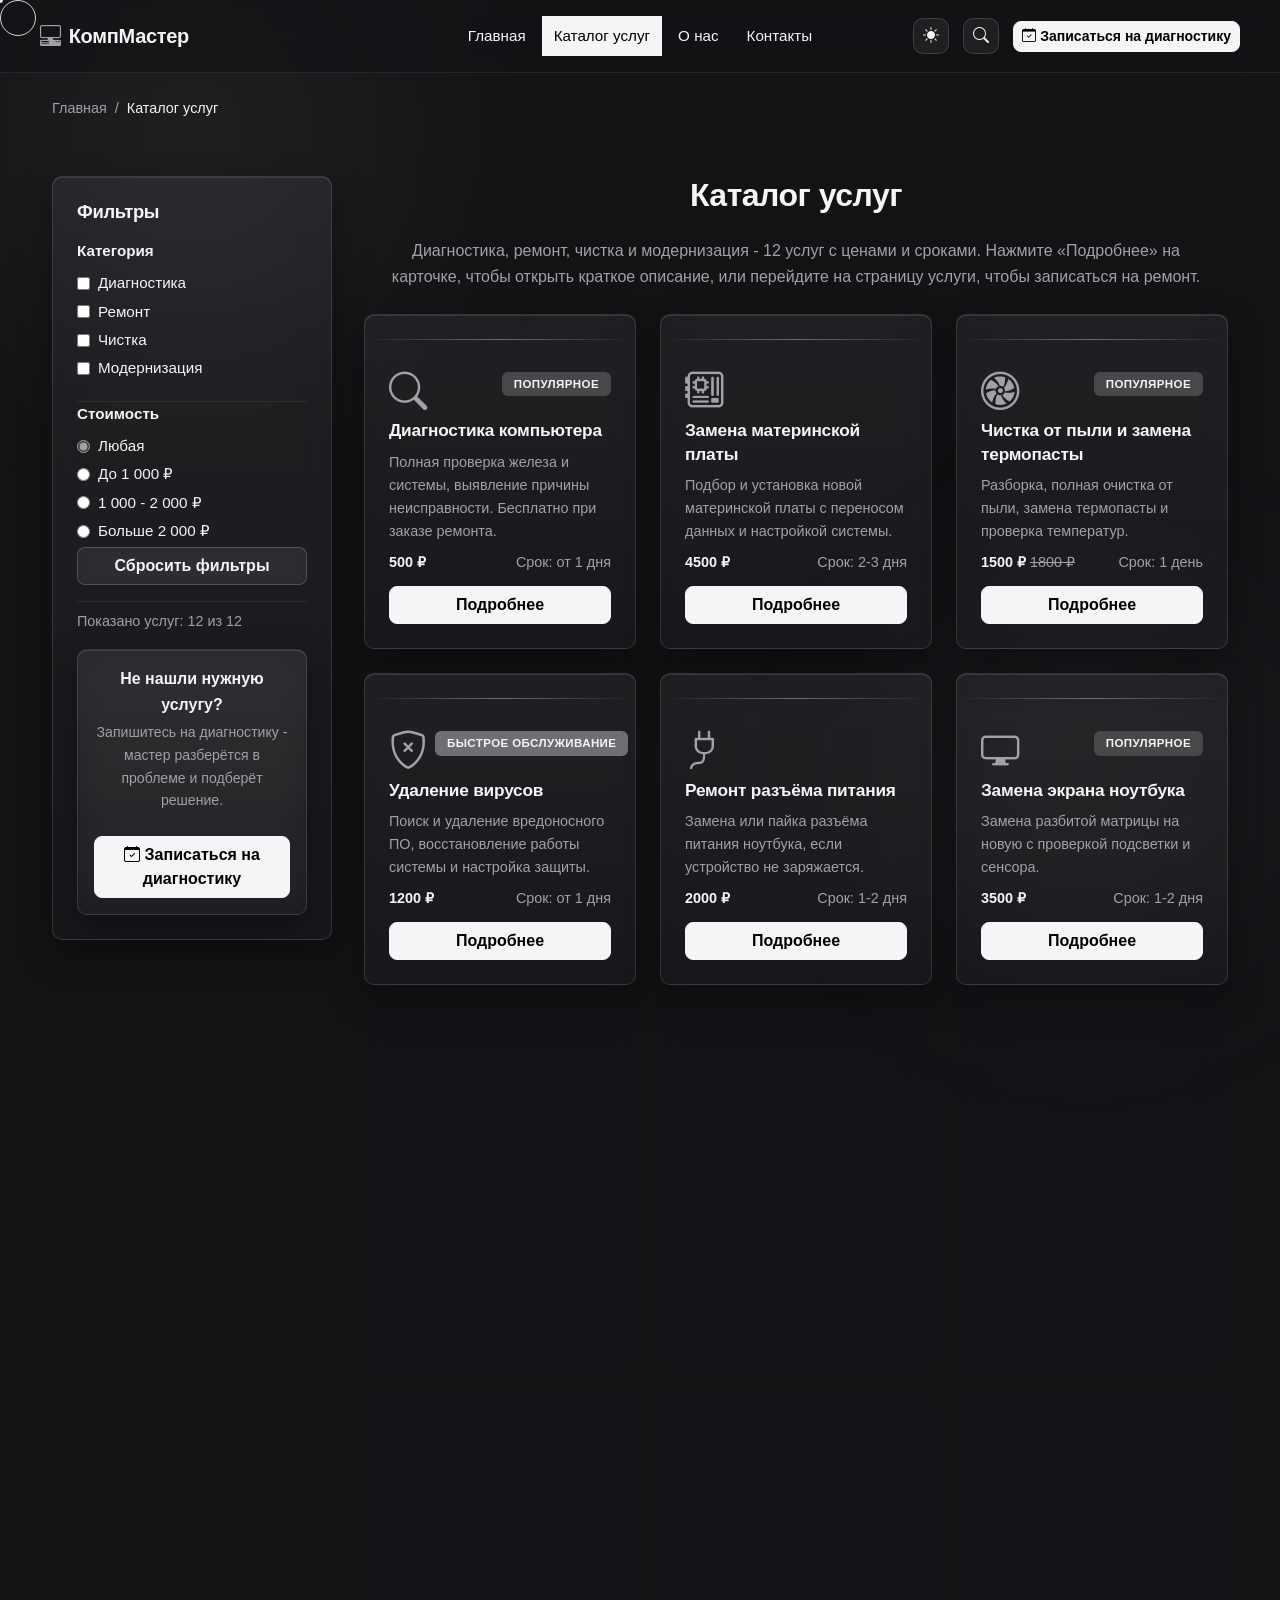
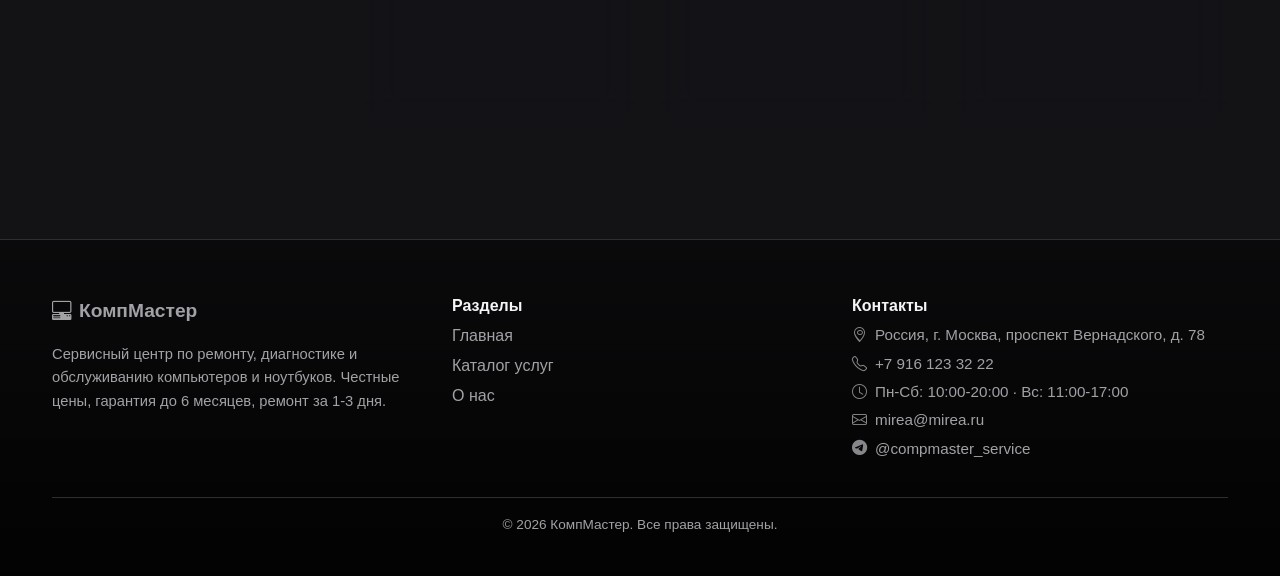
<file: catalog.html>
<!DOCTYPE html>
<html lang="ru">
<head>
<meta charset="UTF-8">
<meta name="viewport" content="width=device-width, initial-scale=1.0">
<meta name="description" content="Каталог услуг сервисного центра «КомпМастер»: диагностика, ремонт, чистка и модернизация компьютеров и ноутбуков. Цены и сроки.">
<title>Каталог услуг - КомпМастер</title>
<link rel="stylesheet" href="https://cdn.jsdelivr.net/npm/bootstrap@5.3.3/dist/css/bootstrap.min.css">
<link rel="stylesheet" href="https://cdn.jsdelivr.net/npm/bootstrap-icons@1.11.3/font/bootstrap-icons.min.css">
<link rel="icon" type="image/svg+xml" href="images/favicon.svg">
<link rel="stylesheet" href="css/style.css">
<script src="https://cdn.jsdelivr.net/npm/bootstrap@5.3.3/dist/js/bootstrap.bundle.min.js" defer></script>
<script src="js/main.js" defer></script>
</head>
<body>
<div class="reading-progress" id="reading-progress" aria-hidden="true"></div>
<div class="cursor-dot" id="cursor-dot" aria-hidden="true"></div>
<div class="cursor-ring" id="cursor-ring" aria-hidden="true"></div>

<header class="site-header">
    <div class="container site-header__inner">
        <a class="site-header__logo" href="index.html">
            <i class="bi bi-pc-display-horizontal site-header__logo-icon"></i> КомпМастер
        </a>
        <nav class="site-nav" aria-label="Основная навигация">
            <ul class="site-nav__list">
                <li class="site-nav__item"><a class="site-nav__link" href="index.html">Главная</a></li>
                <li class="site-nav__item"><a class="site-nav__link site-nav__link--active" href="catalog.html" aria-current="page">Каталог услуг</a></li>
                <li class="site-nav__item"><a class="site-nav__link" href="about.html">О нас</a></li>
                <li class="site-nav__item"><a class="site-nav__link" href="contacts.html">Контакты</a></li>
            </ul>
        </nav>
        <div class="site-header__actions">
<button class="header-icon-btn" id="theme-toggle" type="button" aria-label="Сменить тему"><i class="bi bi-sun-fill" aria-hidden="true"></i></button>
<button class="header-icon-btn" id="search-open" type="button" aria-label="Поиск по сайту"><i class="bi bi-search" aria-hidden="true"></i></button>
            <a class="btn btn-primary btn-sm" href="service.html?id=1#request">
                <i class="bi bi-calendar-check"></i> Записаться на диагностику
            </a>
        </div>
    </div>
</header>

<main class="container">
<nav class="breadcrumbs" aria-label="Хлебные крошки">
    <ol class="breadcrumb">
        <li class="breadcrumb-item"><a href="index.html">Главная</a></li>
        <li class="breadcrumb-item active" aria-current="page">Каталог услуг</li>
    </ol>
</nav>

<div class="catalog-layout section">
    <aside class="filters" aria-label="Фильтры услуг">
        <form id="filters-form">
            <h2 class="filters__title">Фильтры</h2>
            <fieldset class="filters__group">
                <legend class="filters__group-title">Категория</legend>
                <label class="filters__option"><input type="checkbox" name="category" value="diagnostics"> Диагностика</label>
                <label class="filters__option"><input type="checkbox" name="category" value="repair"> Ремонт</label>
                <label class="filters__option"><input type="checkbox" name="category" value="cleaning"> Чистка</label>
                <label class="filters__option"><input type="checkbox" name="category" value="upgrade"> Модернизация</label>
            </fieldset>
            <fieldset class="filters__group">
                <legend class="filters__group-title">Стоимость</legend>
                <label class="filters__option"><input type="radio" name="price" value="any" checked> Любая</label>
                <label class="filters__option"><input type="radio" name="price" value="p1"> До 1 000 ₽</label>
                <label class="filters__option"><input type="radio" name="price" value="p2"> 1 000 - 2 000 ₽</label>
                <label class="filters__option"><input type="radio" name="price" value="p3"> Больше 2 000 ₽</label>
            </fieldset>
            <button class="btn btn-outline-secondary w-100" type="reset">Сбросить фильтры</button>
            <p class="filters__results" id="filters-result" role="status"></p>
        </form>
        <div class="filters__help">
            <p class="filters__help-title">Не нашли нужную услугу?</p>
            <p class="filters__help-text">Запишитесь на диагностику - мастер разберётся в проблеме и подберёт решение.</p>
            <a class="btn btn-primary w-100 mt-3" href="service.html?id=1#request">
                <i class="bi bi-calendar-check" aria-hidden="true"></i> Записаться на диагностику
            </a>
        </div>
    </aside>

    <section aria-label="Список услуг">
        <h1 class="section__title">Каталог услуг</h1>
        <p class="section__text text-center mb-4">
            Диагностика, ремонт, чистка и модернизация - 12 услуг с ценами и сроками.
            Нажмите «Подробнее» на карточке, чтобы открыть краткое описание,
            или перейдите на страницу услуги, чтобы записаться на ремонт.
        </p>
        <div class="services-grid services-grid--catalog" id="services-grid"></div>
    </section>
</div>
</main>

<footer class="site-footer">
<div class="container">
<div class="site-footer__grid">
<div class="site-footer__about">
<a class="site-footer__logo" href="index.html"><i class="bi bi-pc-display-horizontal" aria-hidden="true"></i>КомпМастер</a>
<p class="site-footer__slogan">Сервисный центр по ремонту, диагностике и обслуживанию компьютеров и ноутбуков. Честные цены, гарантия до 6 месяцев, ремонт за 1-3 дня.</p>
</div>
<nav class="site-footer__nav" aria-label="Разделы сайта">
<h2 class="site-footer__title">Разделы</h2>
<ul class="site-footer__list">
<li class="site-footer__list-item"><a class="site-footer__link" href="index.html">Главная</a></li>
<li class="site-footer__list-item"><a class="site-footer__link" href="catalog.html">Каталог услуг</a></li>
<li class="site-footer__list-item"><a class="site-footer__link" href="about.html">О нас</a></li>
</ul>
</nav>
<div class="site-footer__contacts">
<h2 class="site-footer__title">Контакты</h2>
<p class="site-footer__contact"><i class="bi bi-geo-alt" aria-hidden="true"></i>Россия, г. Москва, проспект Вернадского, д. 78</p>
<p class="site-footer__contact"><i class="bi bi-telephone" aria-hidden="true"></i><a href="tel:+79161233222">+7 916 123 32 22</a></p>
<p class="site-footer__contact"><i class="bi bi-clock" aria-hidden="true"></i>Пн-Сб: 10:00-20:00 · Вс: 11:00-17:00</p>
<p class="site-footer__contact"><i class="bi bi-envelope" aria-hidden="true"></i><a href="mailto:mirea@mirea.ru">mirea@mirea.ru</a></p>
<p class="site-footer__contact"><i class="bi bi-telegram" aria-hidden="true"></i><a href="https://t.me/compmaster_service" target="_blank" rel="noopener">@compmaster_service</a></p>
</div>
</div>
<div class="site-footer__bottom">
<p>&copy; 2026 КомпМастер. Все права защищены.</p>
</div>
</div>
</footer>

<div class="modal fade service-modal" id="service-modal" tabindex="-1" aria-labelledby="service-modal-title" aria-hidden="true">
<div class="modal-dialog modal-dialog-centered">
<div class="modal-content">
<div class="modal-header">
<h2 class="modal-title h5" id="service-modal-title">Услуга</h2>
<button class="btn-close" type="button" data-bs-dismiss="modal" aria-label="Закрыть"></button>
</div>
<div class="modal-body">
<p class="service-modal__info" id="service-modal-description">Краткое описание услуги.</p>
<div class="service-modal__meta">
<span>Категория: <strong id="service-modal-category">-</strong></span>
<span>Стоимость: <strong id="service-modal-price">-</strong></span>
<span>Срок: <strong id="service-modal-days">-</strong></span>
</div>
</div>
<div class="modal-footer">
<a class="btn btn-outline-secondary" href="catalog.html">Все услуги</a>
<a class="btn btn-primary" id="service-modal-link" href="service.html">Перейти на страницу услуги</a>
</div>
</div>
</div>
</div>

<button class="scroll-top" id="scroll-top" type="button" aria-label="Наверх">
<svg class="scroll-top__icon" viewBox="0 0 24 24" width="24" height="24" fill="none" stroke="currentColor" stroke-width="1.8" stroke-linecap="round" stroke-linejoin="round" aria-hidden="true">
<rect x="6" y="3" width="12" height="18" rx="6"/>
<path d="M12 3v6"/>
<path d="M6.5 9h11"/>
<rect x="11" y="5" width="2" height="2.6" rx="1" fill="currentColor" stroke="none" class="scroll-top__wheel"/>
</svg>
</button>

<div class="search-overlay" id="search-overlay" aria-hidden="true">
<div class="search-overlay__backdrop" id="search-backdrop"></div>
<div class="search-overlay__panel" role="dialog" aria-modal="true" aria-label="Поиск по сайту">
<div class="search-overlay__header">
<i class="bi bi-search search-overlay__icon" aria-hidden="true"></i>
<input class="search-overlay__input" id="search-input" type="search" placeholder="Поиск: услуги, страницы..." autocomplete="off">
<button class="search-overlay__close" id="search-close" type="button" aria-label="Закрыть поиск"><i class="bi bi-x-lg" aria-hidden="true"></i></button>
</div>
<div class="search-overlay__results" id="search-results" role="listbox"></div>
</div>
</div>
</body>
</html>
</file>
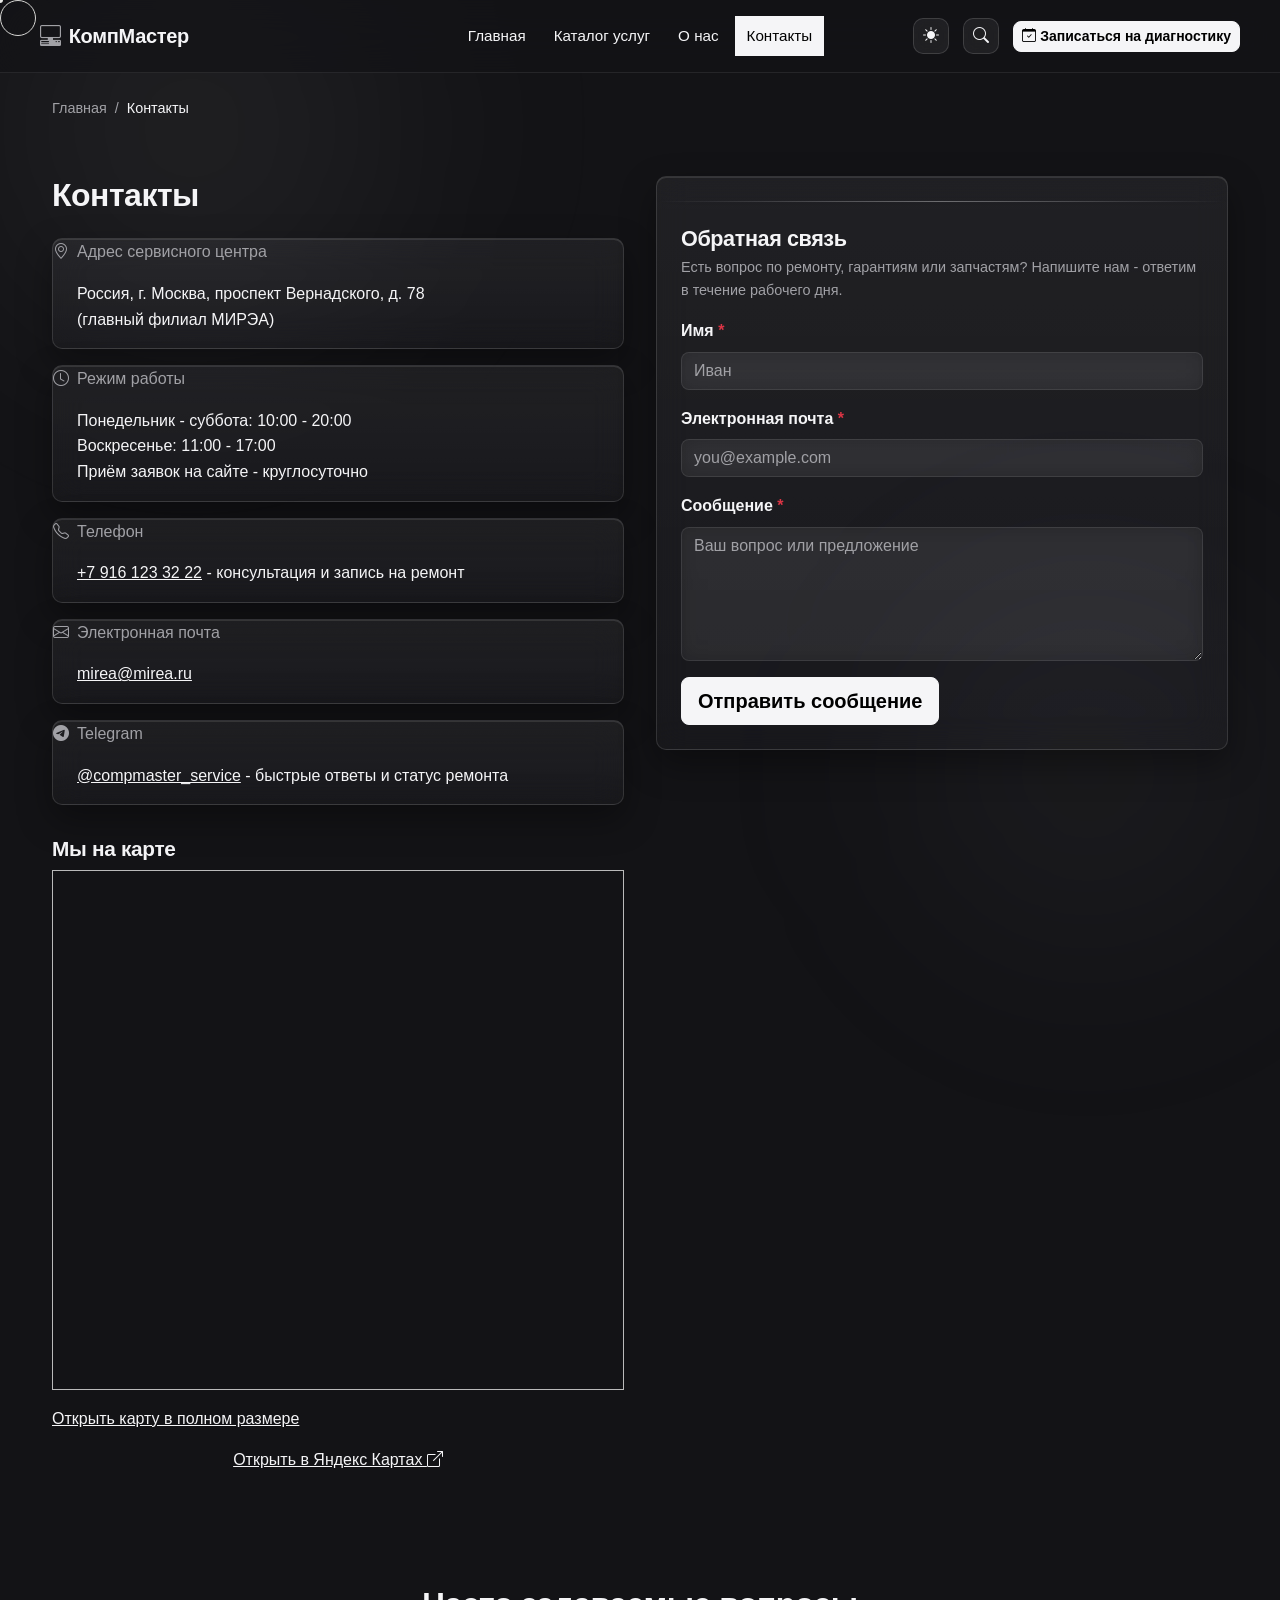
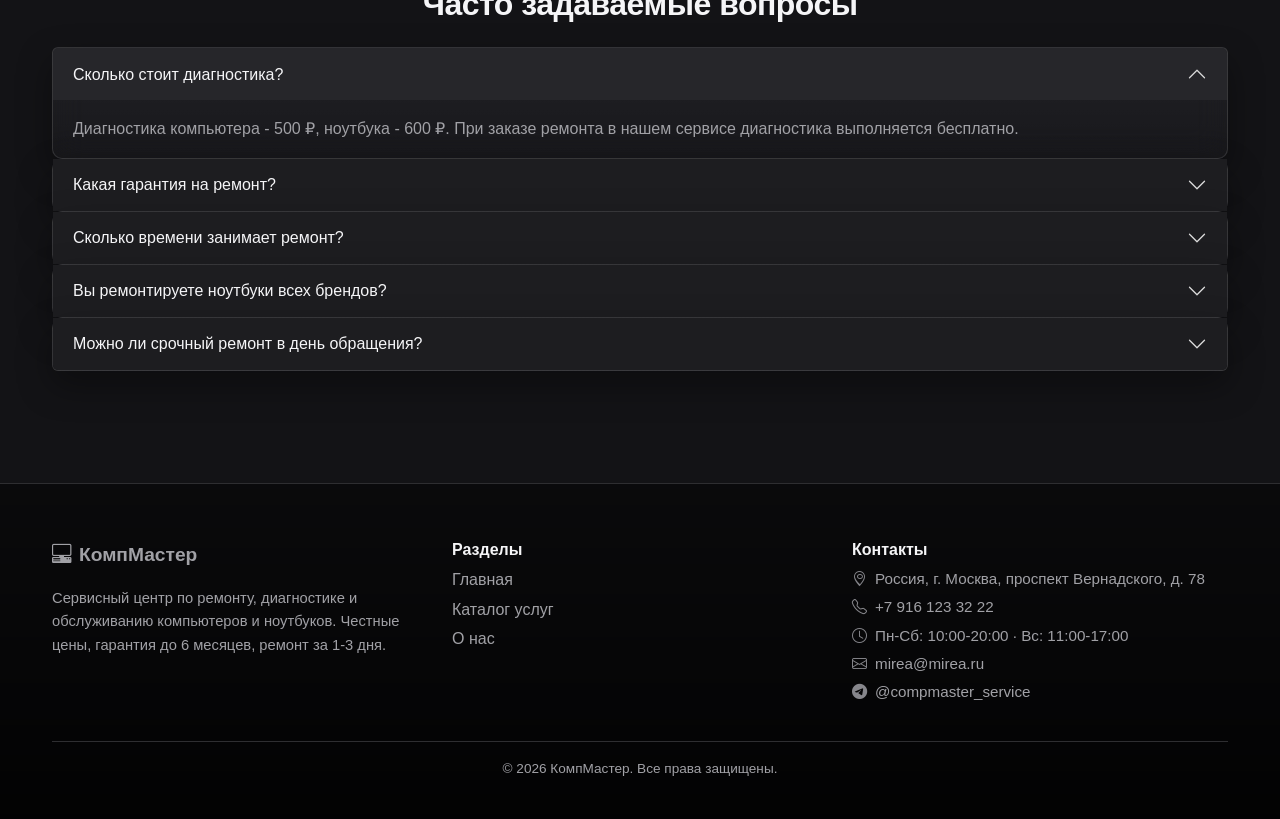
<file: contacts.html>
<!DOCTYPE html>
<html lang="ru">
<head>
<meta charset="UTF-8">
<meta name="viewport" content="width=device-width, initial-scale=1.0">
<meta name="description" content="Контакты сервисного центра «КомпМастер»: адрес, режим работы, телефон, Telegram, карта проезда и ответы на частые вопросы.">
<title>Контакты - КомпМастер</title>
<link rel="stylesheet" href="https://cdn.jsdelivr.net/npm/bootstrap@5.3.3/dist/css/bootstrap.min.css">
<link rel="stylesheet" href="https://cdn.jsdelivr.net/npm/bootstrap-icons@1.11.3/font/bootstrap-icons.min.css">
<link rel="icon" type="image/svg+xml" href="images/favicon.svg">
<link rel="stylesheet" href="css/style.css">
<script src="https://cdn.jsdelivr.net/npm/bootstrap@5.3.3/dist/js/bootstrap.bundle.min.js" defer></script>
<script src="js/main.js" defer></script>
</head>
<body>
<div class="reading-progress" id="reading-progress" aria-hidden="true"></div>
<div class="cursor-dot" id="cursor-dot" aria-hidden="true"></div>
<div class="cursor-ring" id="cursor-ring" aria-hidden="true"></div>

<header class="site-header">
<div class="container site-header__inner">
<a class="site-header__logo" href="index.html">
<i class="bi bi-pc-display-horizontal site-header__logo-icon"></i> КомпМастер
</a>
<nav class="site-nav" aria-label="Основная навигация">
<ul class="site-nav__list">
<li class="site-nav__item"><a class="site-nav__link" href="index.html">Главная</a></li>
<li class="site-nav__item"><a class="site-nav__link" href="catalog.html">Каталог услуг</a></li>
<li class="site-nav__item"><a class="site-nav__link" href="about.html">О нас</a></li>
<li class="site-nav__item"><a class="site-nav__link site-nav__link--active" href="contacts.html" aria-current="page">Контакты</a></li>
</ul>
</nav>
<div class="site-header__actions">
<button class="header-icon-btn" id="theme-toggle" type="button" aria-label="Сменить тему"><i class="bi bi-sun-fill" aria-hidden="true"></i></button>
<button class="header-icon-btn" id="search-open" type="button" aria-label="Поиск по сайту"><i class="bi bi-search" aria-hidden="true"></i></button>
<a class="btn btn-primary btn-sm" href="service.html?id=1#request">
<i class="bi bi-calendar-check"></i> Записаться на диагностику
</a>
</div>
</div>
</header>

<main class="container">
<nav class="breadcrumbs" aria-label="Хлебные крошки">
<ol class="breadcrumb">
<li class="breadcrumb-item"><a href="index.html">Главная</a></li>
<li class="breadcrumb-item active" aria-current="page">Контакты</li>
</ol>
</nav>

<div class="contacts-layout section">
<section aria-labelledby="contacts-title">
<h1 class="section__title text-start" id="contacts-title">Контакты</h1>
<ul class="contact-list">
<li class="contact-list__item">
<i class="bi bi-geo-alt contact-list__icon" aria-hidden="true"></i>
<div>
<p class="contact-list__label">Адрес сервисного центра</p>
<p class="contact-list__value">Россия, г. Москва, проспект Вернадского, д. 78<br>(главный филиал МИРЭА)</p>
</div>
</li>
<li class="contact-list__item">
<i class="bi bi-clock contact-list__icon" aria-hidden="true"></i>
<div>
<p class="contact-list__label">Режим работы</p>
<p class="contact-list__value">Понедельник - суббота: 10:00 - 20:00<br>Воскресенье: 11:00 - 17:00<br>Приём заявок на сайте - круглосуточно</p>
</div>
</li>
<li class="contact-list__item">
<i class="bi bi-telephone contact-list__icon" aria-hidden="true"></i>
<div>
<p class="contact-list__label">Телефон</p>
<p class="contact-list__value"><a href="tel:+79161233222">+7 916 123 32 22</a> - консультация и запись на ремонт</p>
</div>
</li>
<li class="contact-list__item">
<i class="bi bi-envelope contact-list__icon" aria-hidden="true"></i>
<div>
<p class="contact-list__label">Электронная почта</p>
<p class="contact-list__value"><a href="mailto:mirea@mirea.ru">mirea@mirea.ru</a></p>
</div>
</li>
<li class="contact-list__item">
<i class="bi bi-telegram contact-list__icon" aria-hidden="true"></i>
<div>
<p class="contact-list__label">Telegram</p>
<p class="contact-list__value"><a href="https://t.me/compmaster_service" target="_blank" rel="noopener">@compmaster_service</a> - быстрые ответы и статус ремонта</p>
</div>
</li>
</ul>

<h2 class="service-page__section-title">Мы на карте</h2>
<iframe class="map" src="https://www.openstreetmap.org/export/embed.html?bbox=37.4700%2C55.6650%2C37.4900%2C55.6750&amp;layer=mapnik&amp;marker=55.6699%2C37.4801" title="Карта проезда к сервисному центру: главный корпус МИРЭА, проспект Вернадского, 78" loading="lazy"></iframe>

<p class="mt-2">
<a href="https://www.openstreetmap.org/?mlat=55.6699&amp;mlon=37.4801#map=17/55.6699/37.4801" target="_blank" rel="noopener">Открыть карту в полном размере</a>
</p>
<p class="text-center mt-2 mb-0">
<a href="https://yandex.ru/maps/?text=Москва%2C%20проспект%20Вернадского%2C%2078" target="_blank" rel="noopener">Открыть в Яндекс Картах <i class="bi bi-box-arrow-up-right" aria-hidden="true"></i></a>
</p>
</section>

<section aria-labelledby="feedback-form-title">
<form class="request-form" id="feedback-form" action="#" method="post" data-validate novalidate>
<h2 class="request-form__title" id="feedback-form-title">Обратная связь</h2>
<p class="request-form__note">Есть вопрос по ремонту, гарантиям или запчастям? Напишите нам - ответим в течение рабочего дня.</p>
<div class="row g-3">
<div class="col-12">
<label class="form-label" for="feedback-name">Имя <span class="text-danger">*</span></label>
<input class="form-control" id="feedback-name" name="name" type="text" required minlength="2" placeholder="Иван" autocomplete="name">
<p class="field-error">Введите имя (минимум 2 символа).</p>
</div>
<div class="col-12">
<label class="form-label" for="feedback-email">Электронная почта <span class="text-danger">*</span></label>
<input class="form-control" id="feedback-email" name="email" type="email" required placeholder="you@example.com" autocomplete="email">
<p class="field-error">Введите корректный адрес электронной почты.</p>
</div>
<div class="col-12">
<label class="form-label" for="feedback-message">Сообщение <span class="text-danger">*</span></label>
<textarea class="form-control" id="feedback-message" name="message" rows="5" required minlength="10" placeholder="Ваш вопрос или предложение"></textarea>
<p class="field-error">Введите сообщение (минимум 10 символов).</p>
</div>
</div>
<div class="request-form__actions mt-3">
<button class="btn btn-primary btn-lg" type="submit">Отправить сообщение</button>
</div>
<p class="form-message form-message--success" hidden><i class="bi bi-check-circle" aria-hidden="true"></i> Сообщение отправлено! Ответим вам на указанную почту в течение рабочего дня.</p>
<p class="form-message form-message--error" hidden><i class="bi bi-exclamation-triangle" aria-hidden="true"></i> Проверьте правильность заполнения полей формы.</p>
</form>
</section>
</div>

<section class="section faq" id="faq">
<h2 class="section__title">Часто задаваемые вопросы</h2>
<div class="accordion" id="faq-accordion">
<div class="accordion-item">
<h3 class="accordion-header" id="faq-heading-1">
<button class="accordion-button" type="button" data-bs-toggle="collapse" data-bs-target="#faq-item-1" aria-expanded="true" aria-controls="faq-item-1">Сколько стоит диагностика?</button>
</h3>
<div class="accordion-collapse collapse show" id="faq-item-1" aria-labelledby="faq-heading-1" data-bs-parent="#faq-accordion">
<div class="accordion-body">Диагностика компьютера - 500 ₽, ноутбука - 600 ₽. При заказе ремонта в нашем сервисе диагностика выполняется бесплатно.</div>
</div>
</div>
<div class="accordion-item">
<h3 class="accordion-header" id="faq-heading-2">
<button class="accordion-button collapsed" type="button" data-bs-toggle="collapse" data-bs-target="#faq-item-2" aria-expanded="false" aria-controls="faq-item-2">Какая гарантия на ремонт?</button>
</h3>
<div class="accordion-collapse collapse" id="faq-item-2" aria-labelledby="faq-heading-2" data-bs-parent="#faq-accordion">
<div class="accordion-body">На работы предоставляется гарантия до 6 месяцев, на заменённые комплектующие - гарантия поставщика. Условия фиксируются в заказ-наряде.</div>
</div>
</div>
<div class="accordion-item">
<h3 class="accordion-header" id="faq-heading-3">
<button class="accordion-button collapsed" type="button" data-bs-toggle="collapse" data-bs-target="#faq-item-3" aria-expanded="false" aria-controls="faq-item-3">Сколько времени занимает ремонт?</button>
</h3>
<div class="accordion-collapse collapse" id="faq-item-3" aria-labelledby="faq-heading-3" data-bs-parent="#faq-accordion">
<div class="accordion-body">Чистка, установка SSD или памяти - 1 день. Замена экрана или разъёма - 1-2 дня. Сложный ремонт материнской платы - до 5 дней. Точный срок мастер называет после диагностики.</div>
</div>
</div>
<div class="accordion-item">
<h3 class="accordion-header" id="faq-heading-4">
<button class="accordion-button collapsed" type="button" data-bs-toggle="collapse" data-bs-target="#faq-item-4" aria-expanded="false" aria-controls="faq-item-4">Вы ремонтируете ноутбуки всех брендов?</button>
</h3>
<div class="accordion-collapse collapse" id="faq-item-4" aria-labelledby="faq-heading-4" data-bs-parent="#faq-accordion">
<div class="accordion-body">Да, мы работаем с ASUS, Lenovo, HP, Acer, MSI, Apple и другими брендами. Запчасти подбираем по модели устройства, при необходимости заказываем у поставщиков.</div>
</div>
</div>
<div class="accordion-item">
<h3 class="accordion-header" id="faq-heading-5">
<button class="accordion-button collapsed" type="button" data-bs-toggle="collapse" data-bs-target="#faq-item-5" aria-expanded="false" aria-controls="faq-item-5">Можно ли срочный ремонт в день обращения?</button>
</h3>
<div class="accordion-collapse collapse" id="faq-item-5" aria-labelledby="faq-heading-5" data-bs-parent="#faq-accordion">
<div class="accordion-body">Да, для части услуг доступно срочное обслуживание - например, чистка и замена термопасты, установка SSD, удаление вирусов. Позвоните нам, чтобы уточнить занятость мастеров.</div>
</div>
</div>
</div>
</section>
</main>

<footer class="site-footer">
<div class="container">
<div class="site-footer__grid">
<div class="site-footer__about">
<a class="site-footer__logo" href="index.html"><i class="bi bi-pc-display-horizontal" aria-hidden="true"></i>КомпМастер</a>
<p class="site-footer__slogan">Сервисный центр по ремонту, диагностике и обслуживанию компьютеров и ноутбуков. Честные цены, гарантия до 6 месяцев, ремонт за 1-3 дня.</p>
</div>
<nav class="site-footer__nav" aria-label="Разделы сайта">
<h2 class="site-footer__title">Разделы</h2>
<ul class="site-footer__list">
<li class="site-footer__list-item"><a class="site-footer__link" href="index.html">Главная</a></li>
<li class="site-footer__list-item"><a class="site-footer__link" href="catalog.html">Каталог услуг</a></li>
<li class="site-footer__list-item"><a class="site-footer__link" href="about.html">О нас</a></li>
</ul>
</nav>
<div class="site-footer__contacts">
<h2 class="site-footer__title">Контакты</h2>
<p class="site-footer__contact"><i class="bi bi-geo-alt" aria-hidden="true"></i>Россия, г. Москва, проспект Вернадского, д. 78</p>
<p class="site-footer__contact"><i class="bi bi-telephone" aria-hidden="true"></i><a href="tel:+79161233222">+7 916 123 32 22</a></p>
<p class="site-footer__contact"><i class="bi bi-clock" aria-hidden="true"></i>Пн-Сб: 10:00-20:00 · Вс: 11:00-17:00</p>
<p class="site-footer__contact"><i class="bi bi-envelope" aria-hidden="true"></i><a href="mailto:mirea@mirea.ru">mirea@mirea.ru</a></p>
<p class="site-footer__contact"><i class="bi bi-telegram" aria-hidden="true"></i><a href="https://t.me/compmaster_service" target="_blank" rel="noopener">@compmaster_service</a></p>
</div>
</div>
<div class="site-footer__bottom">
<p>&copy; 2026 КомпМастер. Все права защищены.</p>
</div>
</div>
</footer>

<button class="scroll-top" id="scroll-top" type="button" aria-label="Наверх">
<svg class="scroll-top__icon" viewBox="0 0 24 24" width="24" height="24" fill="none" stroke="currentColor" stroke-width="1.8" stroke-linecap="round" stroke-linejoin="round" aria-hidden="true">
<rect x="6" y="3" width="12" height="18" rx="6"/>
<path d="M12 3v6"/>
<path d="M6.5 9h11"/>
<rect x="11" y="5" width="2" height="2.6" rx="1" fill="currentColor" stroke="none" class="scroll-top__wheel"/>
</svg>
</button>

<div class="search-overlay" id="search-overlay" aria-hidden="true">
<div class="search-overlay__backdrop" id="search-backdrop"></div>
<div class="search-overlay__panel" role="dialog" aria-modal="true" aria-label="Поиск по сайту">
<div class="search-overlay__header">
<i class="bi bi-search search-overlay__icon" aria-hidden="true"></i>
<input class="search-overlay__input" id="search-input" type="search" placeholder="Поиск: услуги, страницы..." autocomplete="off">
<button class="search-overlay__close" id="search-close" type="button" aria-label="Закрыть поиск"><i class="bi bi-x-lg" aria-hidden="true"></i></button>
</div>
<div class="search-overlay__results" id="search-results" role="listbox"></div>
</div>
</div>
</body>
</html>
</file>
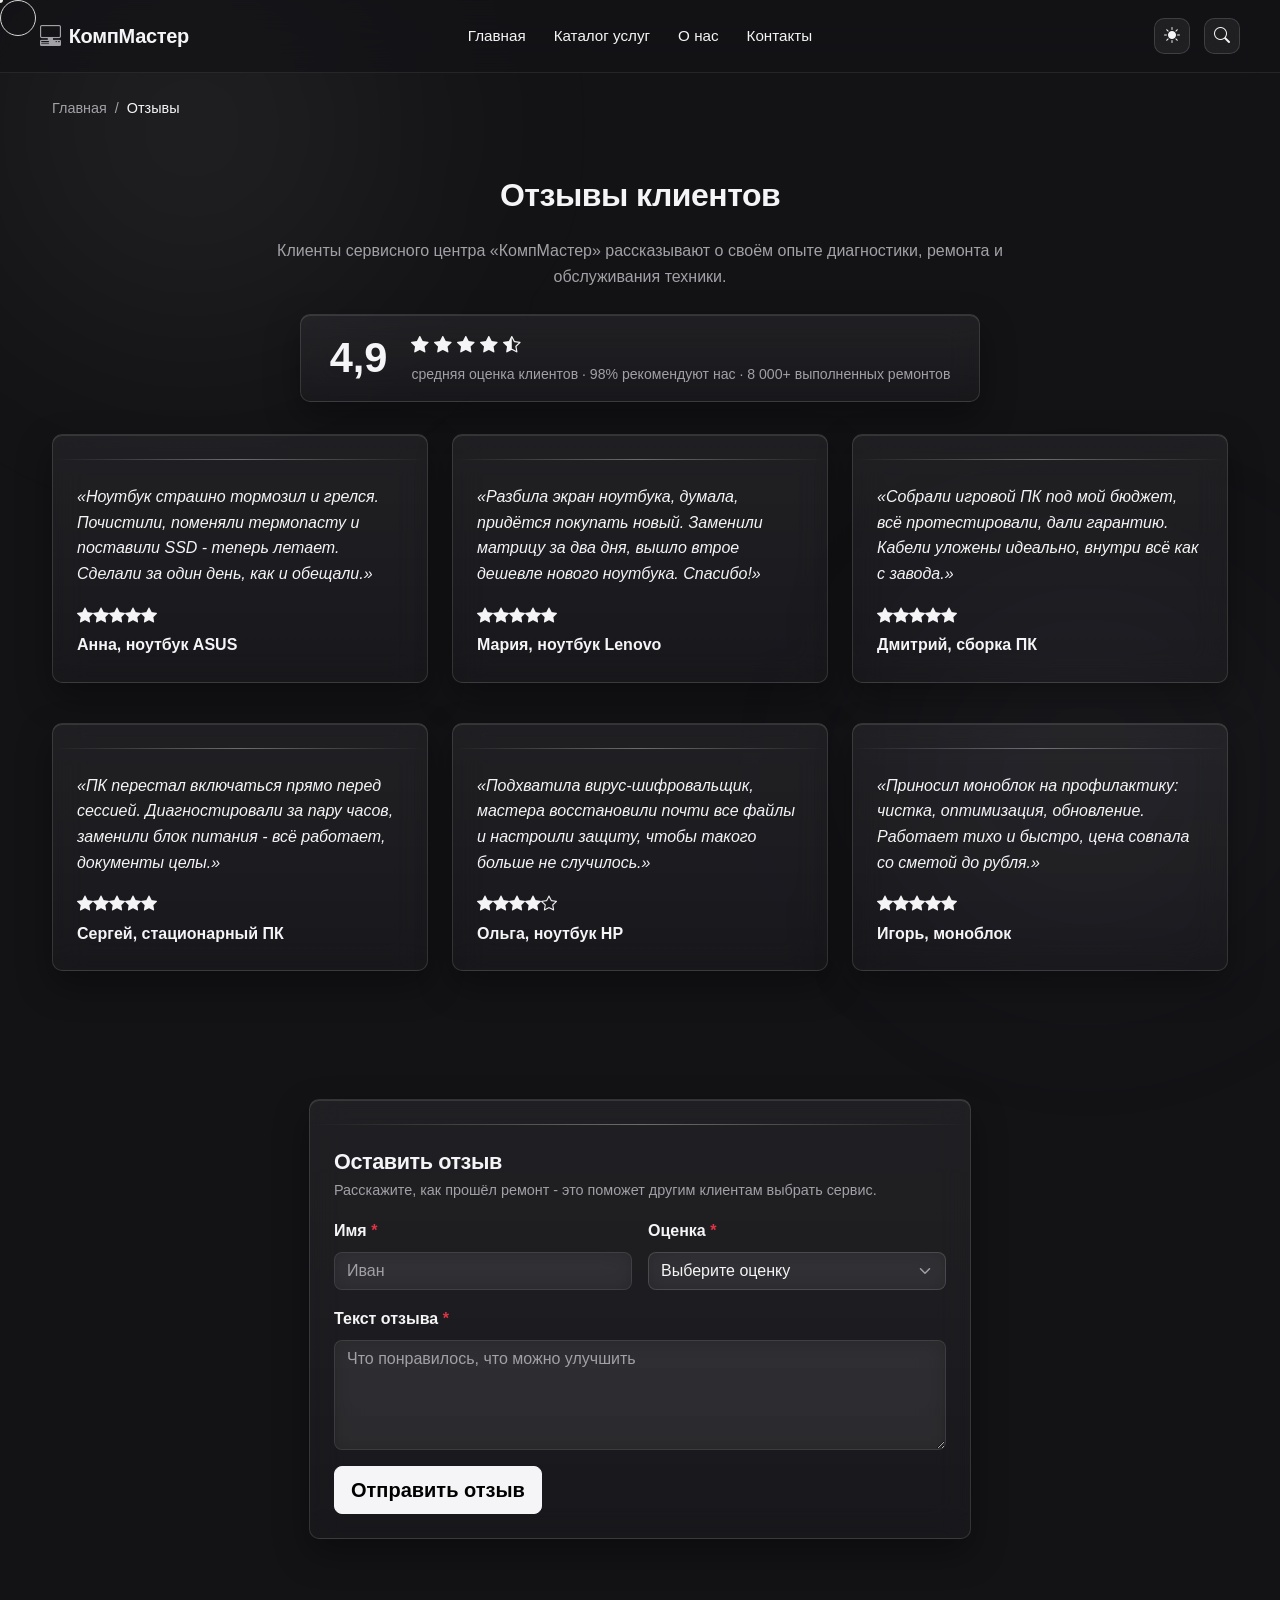
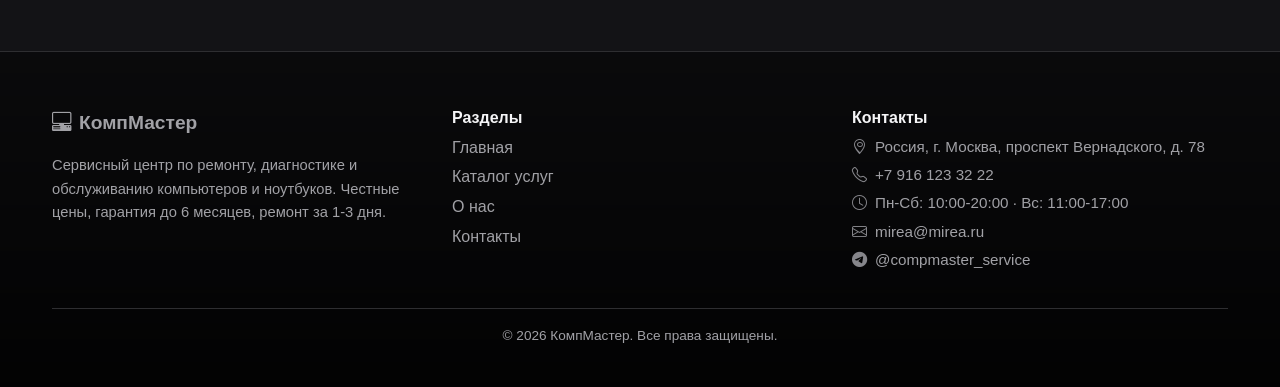
<file: reviews.html>
<!DOCTYPE html>
<html lang="ru">
<head>
<meta charset="UTF-8">
<meta name="viewport" content="width=device-width, initial-scale=1.0">
<meta name="description" content="Отзывы клиентов сервисного центра «КомпМастер»: реальные истории о ремонте компьютеров и ноутбуков.">
<title>Отзывы - КомпМастер</title>
<link rel="stylesheet" href="https://cdn.jsdelivr.net/npm/bootstrap@5.3.3/dist/css/bootstrap.min.css">
<link rel="stylesheet" href="https://cdn.jsdelivr.net/npm/bootstrap-icons@1.11.3/font/bootstrap-icons.min.css">
<link rel="icon" type="image/svg+xml" href="images/favicon.svg">
<link rel="stylesheet" href="css/style.css">
<script src="https://cdn.jsdelivr.net/npm/bootstrap@5.3.3/dist/js/bootstrap.bundle.min.js" defer></script>
<script src="js/main.js" defer></script>
</head>
<body>
<div class="reading-progress" id="reading-progress" aria-hidden="true"></div>
<div class="cursor-dot" id="cursor-dot" aria-hidden="true"></div>
<div class="cursor-ring" id="cursor-ring" aria-hidden="true"></div>

<header class="site-header">
<div class="container site-header__inner">
<a class="site-header__logo" href="index.html">
<i class="bi bi-pc-display-horizontal site-header__logo-icon"></i> КомпМастер
</a>
<nav class="site-nav" aria-label="Основная навигация">
<ul class="site-nav__list">
<li class="site-nav__item"><a class="site-nav__link" href="index.html">Главная</a></li>
<li class="site-nav__item"><a class="site-nav__link" href="catalog.html">Каталог услуг</a></li>
<li class="site-nav__item"><a class="site-nav__link" href="about.html">О нас</a></li>
<li class="site-nav__item"><a class="site-nav__link" href="contacts.html">Контакты</a></li>
</ul>
</nav>
<div class="site-header__actions">
<button class="header-icon-btn" id="theme-toggle" type="button" aria-label="Сменить тему"><i class="bi bi-sun-fill" aria-hidden="true"></i></button>
<button class="header-icon-btn" id="search-open" type="button" aria-label="Поиск по сайту"><i class="bi bi-search" aria-hidden="true"></i></button>
</div>
</div>
</header>

<main class="container">
<nav class="breadcrumbs" aria-label="Хлебные крошки">
<ol class="breadcrumb">
<li class="breadcrumb-item"><a href="index.html">Главная</a></li>
<li class="breadcrumb-item active" aria-current="page">Отзывы</li>
</ol>
</nav>

<section class="section">
<h1 class="section__title">Отзывы клиентов</h1>
<p class="section__text text-center mb-4">Клиенты сервисного центра «КомпМастер» рассказывают о своём опыте диагностики, ремонта и обслуживания техники.</p>

<div class="reviews-summary">
<p class="reviews-summary__score">4,9</p>
<div class="reviews-summary__info">
<p class="reviews-summary__stars" aria-label="Средняя оценка 4,9 из 5">
<i class="bi bi-star-fill" aria-hidden="true"></i>
<i class="bi bi-star-fill" aria-hidden="true"></i>
<i class="bi bi-star-fill" aria-hidden="true"></i>
<i class="bi bi-star-fill" aria-hidden="true"></i>
<i class="bi bi-star-half" aria-hidden="true"></i>
</p>
<p class="reviews-summary__label">средняя оценка клиентов · 98% рекомендуют нас · 8 000+ выполненных ремонтов</p>
</div>
</div>

<div class="reviews-grid">
<blockquote class="review-card">
<p class="review-card__text">«Ноутбук страшно тормозил и грелся. Почистили, поменяли термопасту и поставили SSD - теперь летает. Сделали за один день, как и обещали.»</p>
<p class="review-card__rating" aria-label="Оценка 5 из 5"><i class="bi bi-star-fill" aria-hidden="true"></i><i class="bi bi-star-fill" aria-hidden="true"></i><i class="bi bi-star-fill" aria-hidden="true"></i><i class="bi bi-star-fill" aria-hidden="true"></i><i class="bi bi-star-fill" aria-hidden="true"></i></p>
<footer class="review-card__author">Анна, ноутбук ASUS</footer>
</blockquote>

<blockquote class="review-card">
<p class="review-card__text">«Разбила экран ноутбука, думала, придётся покупать новый. Заменили матрицу за два дня, вышло втрое дешевле нового ноутбука. Спасибо!»</p>
<p class="review-card__rating" aria-label="Оценка 5 из 5"><i class="bi bi-star-fill" aria-hidden="true"></i><i class="bi bi-star-fill" aria-hidden="true"></i><i class="bi bi-star-fill" aria-hidden="true"></i><i class="bi bi-star-fill" aria-hidden="true"></i><i class="bi bi-star-fill" aria-hidden="true"></i></p>
<footer class="review-card__author">Мария, ноутбук Lenovo</footer>
</blockquote>

<blockquote class="review-card">
<p class="review-card__text">«Собрали игровой ПК под мой бюджет, всё протестировали, дали гарантию. Кабели уложены идеально, внутри всё как с завода.»</p>
<p class="review-card__rating" aria-label="Оценка 5 из 5"><i class="bi bi-star-fill" aria-hidden="true"></i><i class="bi bi-star-fill" aria-hidden="true"></i><i class="bi bi-star-fill" aria-hidden="true"></i><i class="bi bi-star-fill" aria-hidden="true"></i><i class="bi bi-star-fill" aria-hidden="true"></i></p>
<footer class="review-card__author">Дмитрий, сборка ПК</footer>
</blockquote>

<blockquote class="review-card">
<p class="review-card__text">«ПК перестал включаться прямо перед сессией. Диагностировали за пару часов, заменили блок питания - всё работает, документы целы.»</p>
<p class="review-card__rating" aria-label="Оценка 5 из 5"><i class="bi bi-star-fill" aria-hidden="true"></i><i class="bi bi-star-fill" aria-hidden="true"></i><i class="bi bi-star-fill" aria-hidden="true"></i><i class="bi bi-star-fill" aria-hidden="true"></i><i class="bi bi-star-fill" aria-hidden="true"></i></p>
<footer class="review-card__author">Сергей, стационарный ПК</footer>
</blockquote>

<blockquote class="review-card">
<p class="review-card__text">«Подхватила вирус-шифровальщик, мастера восстановили почти все файлы и настроили защиту, чтобы такого больше не случилось.»</p>
<p class="review-card__rating" aria-label="Оценка 4 из 5"><i class="bi bi-star-fill" aria-hidden="true"></i><i class="bi bi-star-fill" aria-hidden="true"></i><i class="bi bi-star-fill" aria-hidden="true"></i><i class="bi bi-star-fill" aria-hidden="true"></i><i class="bi bi-star" aria-hidden="true"></i></p>
<footer class="review-card__author">Ольга, ноутбук HP</footer>
</blockquote>

<blockquote class="review-card">
<p class="review-card__text">«Приносил моноблок на профилактику: чистка, оптимизация, обновление. Работает тихо и быстро, цена совпала со сметой до рубля.»</p>
<p class="review-card__rating" aria-label="Оценка 5 из 5"><i class="bi bi-star-fill" aria-hidden="true"></i><i class="bi bi-star-fill" aria-hidden="true"></i><i class="bi bi-star-fill" aria-hidden="true"></i><i class="bi bi-star-fill" aria-hidden="true"></i><i class="bi bi-star-fill" aria-hidden="true"></i></p>
<footer class="review-card__author">Игорь, моноблок</footer>
</blockquote>
</div>
</section>

<section class="section" aria-labelledby="review-form-title">
<div class="container">
<div class="row justify-content-center">
<div class="col-lg-7">
<form class="request-form" id="review-form" action="#" method="post" data-validate novalidate>
<h2 class="request-form__title" id="review-form-title">Оставить отзыв</h2>
<p class="request-form__note">Расскажите, как прошёл ремонт - это поможет другим клиентам выбрать сервис.</p>
<div class="row g-3">
<div class="col-md-6">
<label class="form-label" for="review-name">Имя <span class="text-danger">*</span></label>
<input class="form-control" id="review-name" name="name" type="text" required minlength="2" placeholder="Иван" autocomplete="name">
<p class="field-error">Введите имя (минимум 2 символа).</p>
</div>
<div class="col-md-6">
<label class="form-label" for="review-rating">Оценка <span class="text-danger">*</span></label>
<select class="form-select" id="review-rating" name="rating" required>
<option value="" selected>Выберите оценку</option>
<option value="5">5 - отлично</option>
<option value="4">4 - хорошо</option>
<option value="3">3 - нормально</option>
<option value="2">2 - плохо</option>
<option value="1">1 - ужасно</option>
</select>
<p class="field-error">Выберите оценку.</p>
</div>
<div class="col-12">
<label class="form-label" for="review-text">Текст отзыва <span class="text-danger">*</span></label>
<textarea class="form-control" id="review-text" name="text" rows="4" required minlength="10" placeholder="Что понравилось, что можно улучшить"></textarea>
<p class="field-error">Напишите отзыв (минимум 10 символов).</p>
</div>
</div>
<div class="request-form__actions mt-3">
<button class="btn btn-primary btn-lg" type="submit">Отправить отзыв</button>
</div>
<p class="form-message form-message--success" hidden><i class="bi bi-check-circle" aria-hidden="true"></i> Спасибо! Ваш отзыв отправлен и появится на сайте после проверки.</p>
<p class="form-message form-message--error" hidden><i class="bi bi-exclamation-triangle" aria-hidden="true"></i> Проверьте правильность заполнения полей формы.</p>
</form>
</div>
</div>
</div>
</section>
</main>

<footer class="site-footer">
<div class="container">
<div class="site-footer__grid">
<div class="site-footer__about">
<a class="site-footer__logo" href="index.html"><i class="bi bi-pc-display-horizontal" aria-hidden="true"></i>КомпМастер</a>
<p class="site-footer__slogan">Сервисный центр по ремонту, диагностике и обслуживанию компьютеров и ноутбуков. Честные цены, гарантия до 6 месяцев, ремонт за 1-3 дня.</p>
</div>
<nav class="site-footer__nav" aria-label="Разделы сайта">
<h2 class="site-footer__title">Разделы</h2>
<ul class="site-footer__list">
<li class="site-footer__list-item"><a class="site-footer__link" href="index.html">Главная</a></li>
<li class="site-footer__list-item"><a class="site-footer__link" href="catalog.html">Каталог услуг</a></li>
<li class="site-footer__list-item"><a class="site-footer__link" href="about.html">О нас</a></li>
<li class="site-footer__list-item"><a class="site-footer__link" href="contacts.html">Контакты</a></li>
</ul>
</nav>
<div class="site-footer__contacts">
<h2 class="site-footer__title">Контакты</h2>
<p class="site-footer__contact"><i class="bi bi-geo-alt" aria-hidden="true"></i>Россия, г. Москва, проспект Вернадского, д. 78</p>
<p class="site-footer__contact"><i class="bi bi-telephone" aria-hidden="true"></i><a href="tel:+79161233222">+7 916 123 32 22</a></p>
<p class="site-footer__contact"><i class="bi bi-clock" aria-hidden="true"></i>Пн-Сб: 10:00-20:00 · Вс: 11:00-17:00</p>
<p class="site-footer__contact"><i class="bi bi-envelope" aria-hidden="true"></i><a href="mailto:mirea@mirea.ru">mirea@mirea.ru</a></p>
<p class="site-footer__contact"><i class="bi bi-telegram" aria-hidden="true"></i><a href="https://t.me/compmaster_service" target="_blank" rel="noopener">@compmaster_service</a></p>
</div>
</div>
<div class="site-footer__bottom">
<p>&copy; 2026 КомпМастер. Все права защищены.</p>
</div>
</div>
</footer>

<button class="scroll-top" id="scroll-top" type="button" aria-label="Наверх"><svg class="scroll-top__icon" viewBox="0 0 24 24" width="24" height="24" fill="none" stroke="currentColor" stroke-width="1.8" stroke-linecap="round" stroke-linejoin="round" aria-hidden="true"><rect x="6" y="3" width="12" height="18" rx="6"/><path d="M12 3v6"/><path d="M6.5 9h11"/><rect x="11" y="5" width="2" height="2.6" rx="1" fill="currentColor" stroke="none" class="scroll-top__wheel"/></svg></button>

<div class="search-overlay" id="search-overlay" aria-hidden="true">
<div class="search-overlay__backdrop" id="search-backdrop"></div>
<div class="search-overlay__panel" role="dialog" aria-modal="true" aria-label="Поиск по сайту">
<div class="search-overlay__header">
<i class="bi bi-search search-overlay__icon" aria-hidden="true"></i>
<input class="search-overlay__input" id="search-input" type="search" placeholder="Поиск: услуги, страницы..." autocomplete="off">
<button class="search-overlay__close" id="search-close" type="button" aria-label="Закрыть поиск"><i class="bi bi-x-lg" aria-hidden="true"></i></button>
</div>
<div class="search-overlay__results" id="search-results" role="listbox"></div>
</div>
</div>
</body>
</html>
</file>
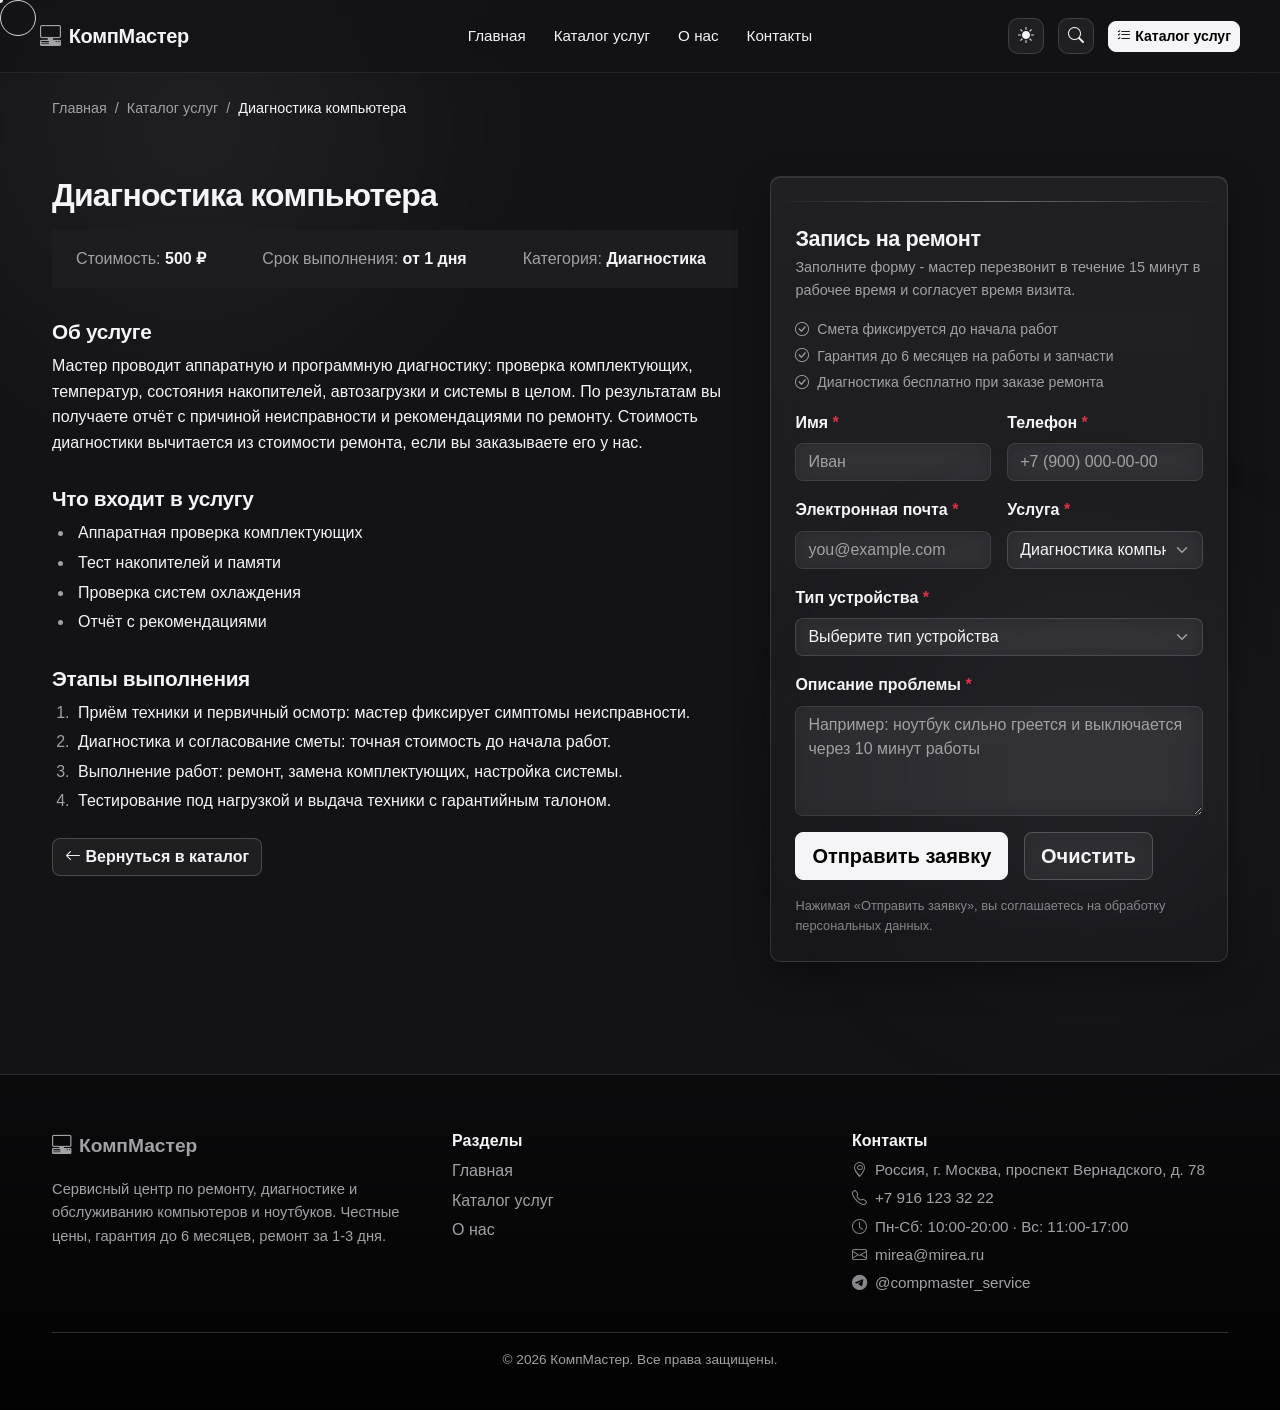
<file: service.html>
<!DOCTYPE html>
<html lang="ru">
<head>
<meta charset="UTF-8">
<meta name="viewport" content="width=device-width, initial-scale=1.0">
<meta name="description" content="Подробная информация об услуге сервисного центра «КомпМастер»: стоимость, сроки и этапы выполнения. Оставьте заявку на ремонт онлайн.">
<title>Услуга и запись на ремонт - КомпМастер</title>
<link rel="stylesheet" href="https://cdn.jsdelivr.net/npm/bootstrap@5.3.3/dist/css/bootstrap.min.css">
<link rel="stylesheet" href="https://cdn.jsdelivr.net/npm/bootstrap-icons@1.11.3/font/bootstrap-icons.min.css">
<link rel="icon" type="image/svg+xml" href="images/favicon.svg">
<link rel="stylesheet" href="css/style.css">
<script src="https://cdn.jsdelivr.net/npm/bootstrap@5.3.3/dist/js/bootstrap.bundle.min.js" defer></script>
<script src="js/main.js" defer></script>
</head>
<body>
<div class="reading-progress" id="reading-progress" aria-hidden="true"></div>
<div class="cursor-dot" id="cursor-dot" aria-hidden="true"></div>
<div class="cursor-ring" id="cursor-ring" aria-hidden="true"></div>

<header class="site-header">
<div class="container site-header__inner">
<a class="site-header__logo" href="index.html">
<i class="bi bi-pc-display-horizontal site-header__logo-icon" aria-hidden="true"></i>КомпМастер
</a>
<nav class="site-nav" aria-label="Основная навигация">
<ul class="site-nav__list">
<li class="site-nav__item"><a class="site-nav__link" href="index.html">Главная</a></li>
<li class="site-nav__item"><a class="site-nav__link" href="catalog.html">Каталог услуг</a></li>
<li class="site-nav__item"><a class="site-nav__link" href="about.html">О нас</a></li>
<li class="site-nav__item"><a class="site-nav__link" href="contacts.html">Контакты</a></li>
</ul>
</nav>
<div class="site-header__actions">
<button class="header-icon-btn" id="theme-toggle" type="button" aria-label="Сменить тему"><i class="bi bi-sun-fill" aria-hidden="true"></i></button>
<button class="header-icon-btn" id="search-open" type="button" aria-label="Поиск по сайту"><i class="bi bi-search" aria-hidden="true"></i></button>
<a class="btn btn-primary btn-sm" href="catalog.html"><i class="bi bi-list-check" aria-hidden="true"></i> Каталог услуг</a>
</div>
</div>
</header>

<main class="container" id="service-page">
<nav class="breadcrumbs" aria-label="Хлебные крошки">
<ol class="breadcrumb">
<li class="breadcrumb-item"><a href="index.html">Главная</a></li>
<li class="breadcrumb-item"><a href="catalog.html">Каталог услуг</a></li>
<li class="breadcrumb-item active" aria-current="page"><span id="service-breadcrumb">Услуга</span></li>
</ol>
</nav>

<div class="service-page__inner section">
<article>
<h1 class="service-page__title" id="service-title">Услуга</h1>
<p id="service-badge"></p>
<div class="service-page__meta">
<p class="service-page__meta-item">Стоимость: <span class="service-page__meta-value" id="service-price">-</span> <s id="service-old-price"></s></p>
<p class="service-page__meta-item">Срок выполнения: <span class="service-page__meta-value" id="service-days">-</span></p>
<p class="service-page__meta-item">Категория: <span class="service-page__meta-value" id="service-category">-</span></p>
</div>
<h2 class="service-page__section-title">Об услуге</h2>
<p id="service-description"></p>
<h2 class="service-page__section-title">Что входит в услугу</h2>
<ul class="service-page__list" id="service-includes"></ul>
<h2 class="service-page__section-title">Этапы выполнения</h2>
<ol class="service-page__list">
<li class="service-page__list-item">Приём техники и первичный осмотр: мастер фиксирует симптомы неисправности.</li>
<li class="service-page__list-item">Диагностика и согласование сметы: точная стоимость до начала работ.</li>
<li class="service-page__list-item">Выполнение работ: ремонт, замена комплектующих, настройка системы.</li>
<li class="service-page__list-item">Тестирование под нагрузкой и выдача техники с гарантийным талоном.</li>
</ol>
<p class="mt-4"><a class="btn btn-dark" href="catalog.html"><i class="bi bi-arrow-left" aria-hidden="true"></i> Вернуться в каталог</a></p>
</article>

<section id="request" aria-labelledby="request-form-title">
<form class="request-form" id="request-form" action="#" method="post" data-validate novalidate>
<h2 class="request-form__title" id="request-form-title">Запись на ремонт</h2>
<p class="request-form__note">Заполните форму - мастер перезвонит в течение 15 минут в рабочее время и согласует время визита.</p>
<ul class="request-form__benefits">
<li><i class="bi bi-check-circle" aria-hidden="true"></i> Смета фиксируется до начала работ</li>
<li><i class="bi bi-check-circle" aria-hidden="true"></i> Гарантия до 6 месяцев на работы и запчасти</li>
<li><i class="bi bi-check-circle" aria-hidden="true"></i> Диагностика бесплатно при заказе ремонта</li>
</ul>

<div class="row g-3">
<div class="col-md-6">
<label class="form-label" for="request-name">Имя <span class="text-danger">*</span></label>
<input class="form-control" id="request-name" name="name" type="text" required minlength="2" placeholder="Иван" autocomplete="name">
<p class="field-error">Введите имя (минимум 2 символа).</p>
</div>
<div class="col-md-6">
<label class="form-label" for="request-phone">Телефон <span class="text-danger">*</span></label>
<input class="form-control" id="request-phone" name="phone" type="tel" required pattern="[0-9+()\-\s]{6,}" placeholder="+7 (900) 000-00-00" autocomplete="tel">
<p class="field-error">Введите корректный номер телефона.</p>
</div>
<div class="col-md-6">
<label class="form-label" for="request-email">Электронная почта <span class="text-danger">*</span></label>
<input class="form-control" id="request-email" name="email" type="email" required placeholder="you@example.com" autocomplete="email">
<p class="field-error">Введите корректный адрес электронной почты.</p>
</div>
<div class="col-md-6">
<label class="form-label" for="request-service">Услуга <span class="text-danger">*</span></label>
<select class="form-select" id="request-service" name="service" required>
<option value="Диагностика компьютера">Диагностика компьютера</option>
<option value="Замена материнской платы">Замена материнской платы</option>
<option value="Чистка от пыли и замена термопасты">Чистка от пыли и замена термопасты</option>
<option value="Удаление вирусов">Удаление вирусов</option>
<option value="Ремонт разъёма питания">Ремонт разъёма питания</option>
<option value="Замена экрана ноутбука">Замена экрана ноутбука</option>
<option value="Восстановление данных">Восстановление данных</option>
<option value="Программная чистка и оптимизация">Программная чистка и оптимизация</option>
<option value="Установка SSD-накопителя">Установка SSD-накопителя</option>
<option value="Увеличение оперативной памяти">Увеличение оперативной памяти</option>
<option value="Сборка ПК под заказ">Сборка ПК под заказ</option>
<option value="Диагностика ноутбука">Диагностика ноутбука</option>
</select>
</div>
<div class="col-12">
<label class="form-label" for="request-device">Тип устройства <span class="text-danger">*</span></label>
<select class="form-select" id="request-device" name="device" required>
<option value="" selected>Выберите тип устройства</option>
<option value="Стационарный компьютер">Стационарный компьютер</option>
<option value="Ноутбук">Ноутбук</option>
<option value="Моноблок">Моноблок</option>
<option value="Другое">Другое</option>
</select>
<p class="field-error">Выберите тип устройства.</p>
</div>
<div class="col-12">
<label class="form-label" for="request-problem">Описание проблемы <span class="text-danger">*</span></label>
<textarea class="form-control" id="request-problem" name="problem" rows="4" required minlength="10" placeholder="Например: ноутбук сильно греется и выключается через 10 минут работы"></textarea>
<p class="field-error">Опишите проблему подробнее (минимум 10 символов).</p>
</div>
</div>

<div class="request-form__actions mt-3">
<button class="btn btn-primary btn-lg" type="submit">Отправить заявку</button>
<button class="btn btn-outline-secondary btn-lg" type="reset">Очистить</button>
</div>
<p class="request-form__agreement">Нажимая «Отправить заявку», вы соглашаетесь на обработку персональных данных.</p>
<p class="form-message form-message--success" hidden><i class="bi bi-check-circle" aria-hidden="true"></i> Заявка отправлена! Мастер свяжется с вами в течение 15 минут в рабочее время.</p>
<p class="form-message form-message--error" hidden><i class="bi bi-exclamation-triangle" aria-hidden="true"></i> Проверьте правильность заполнения полей формы.</p>
</form>
</section>
</div>
</main>

<footer class="site-footer">
<div class="container">
<div class="site-footer__grid">
<div class="site-footer__about">
<a class="site-footer__logo" href="index.html"><i class="bi bi-pc-display-horizontal" aria-hidden="true"></i>КомпМастер</a>
<p class="site-footer__slogan">Сервисный центр по ремонту, диагностике и обслуживанию компьютеров и ноутбуков. Честные цены, гарантия до 6 месяцев, ремонт за 1-3 дня.</p>
</div>
<nav class="site-footer__nav" aria-label="Разделы сайта">
<h2 class="site-footer__title">Разделы</h2>
<ul class="site-footer__list">
<li class="site-footer__list-item"><a class="site-footer__link" href="index.html">Главная</a></li>
<li class="site-footer__list-item"><a class="site-footer__link" href="catalog.html">Каталог услуг</a></li>
<li class="site-footer__list-item"><a class="site-footer__link" href="about.html">О нас</a></li>
</ul>
</nav>
<div class="site-footer__contacts">
<h2 class="site-footer__title">Контакты</h2>
<p class="site-footer__contact"><i class="bi bi-geo-alt" aria-hidden="true"></i>Россия, г. Москва, проспект Вернадского, д. 78</p>
<p class="site-footer__contact"><i class="bi bi-telephone" aria-hidden="true"></i><a href="tel:+79161233222">+7 916 123 32 22</a></p>
<p class="site-footer__contact"><i class="bi bi-clock" aria-hidden="true"></i>Пн-Сб: 10:00-20:00 · Вс: 11:00-17:00</p>
<p class="site-footer__contact"><i class="bi bi-envelope" aria-hidden="true"></i><a href="mailto:mirea@mirea.ru">mirea@mirea.ru</a></p>
<p class="site-footer__contact"><i class="bi bi-telegram" aria-hidden="true"></i><a href="https://t.me/compmaster_service" target="_blank" rel="noopener">@compmaster_service</a></p>
</div>
</div>
<div class="site-footer__bottom">
<p>&copy; 2026 КомпМастер. Все права защищены.</p>
</div>
</div>
</footer>

<button class="scroll-top" id="scroll-top" type="button" aria-label="Наверх"><svg class="scroll-top__icon" viewBox="0 0 24 24" width="24" height="24" fill="none" stroke="currentColor" stroke-width="1.8" stroke-linecap="round" stroke-linejoin="round" aria-hidden="true"><rect x="6" y="3" width="12" height="18" rx="6"/><path d="M12 3v6"/><path d="M6.5 9h11"/><rect x="11" y="5" width="2" height="2.6" rx="1" fill="currentColor" stroke="none" class="scroll-top__wheel"/></svg></button>

<div class="search-overlay" id="search-overlay" aria-hidden="true">
<div class="search-overlay__backdrop" id="search-backdrop"></div>
<div class="search-overlay__panel" role="dialog" aria-modal="true" aria-label="Поиск по сайту">
<div class="search-overlay__header">
<i class="bi bi-search search-overlay__icon" aria-hidden="true"></i>
<input class="search-overlay__input" id="search-input" type="search" placeholder="Поиск: услуги, страницы..." autocomplete="off">
<button class="search-overlay__close" id="search-close" type="button" aria-label="Закрыть поиск"><i class="bi bi-x-lg" aria-hidden="true"></i></button>
</div>
<div class="search-overlay__results" id="search-results" role="listbox"></div>
</div>
</div>
</body>
</html>
</file>
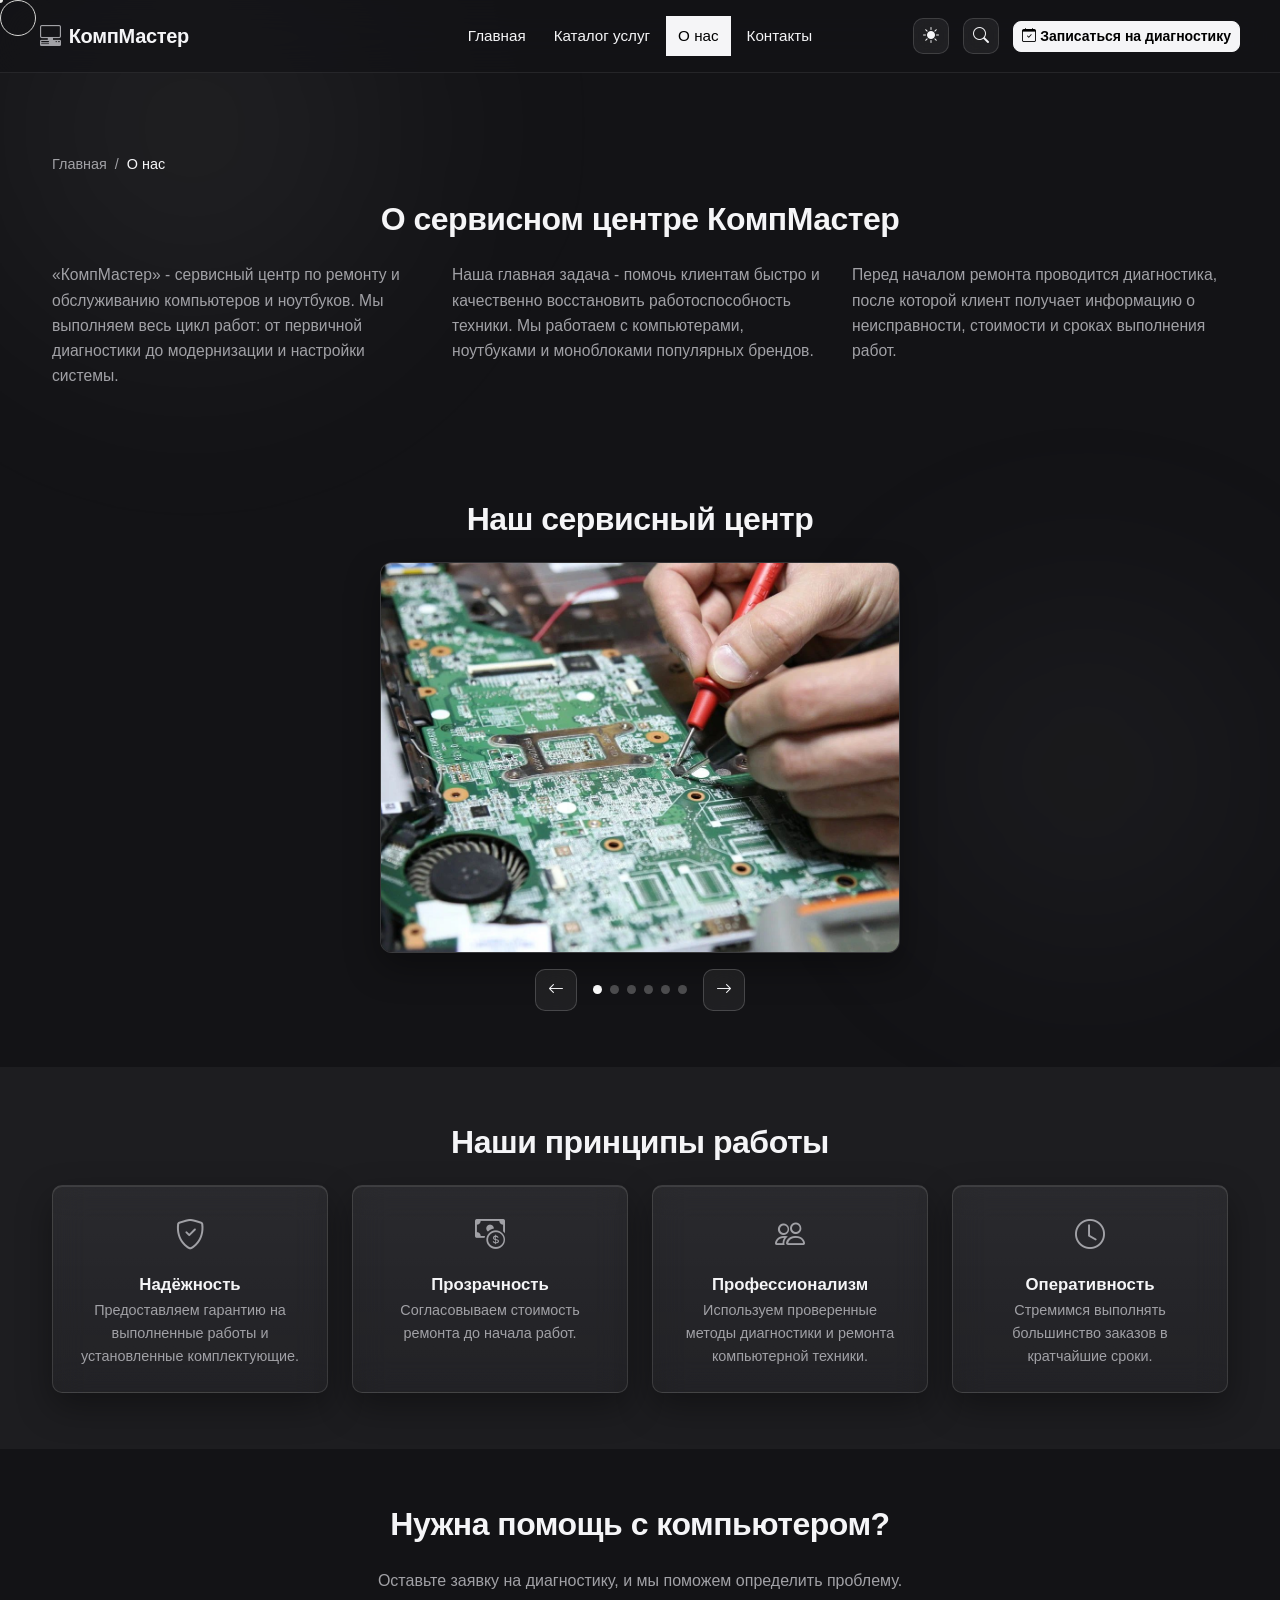
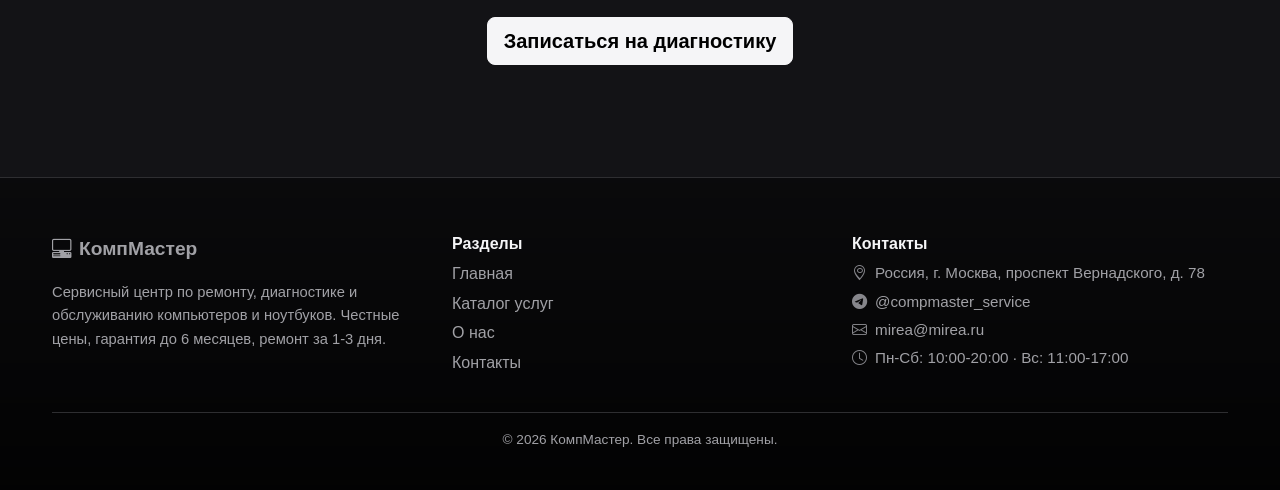
<file: experimental/about.html>
<!DOCTYPE html>
<html lang="ru">
<head>
    <meta charset="UTF-8">
    <meta name="viewport" content="width=device-width, initial-scale=1.0">
    <meta name="description" content="Информация о сервисном центре КомпМастер.">
    <title>О нас - КомпМастер</title>

    <link rel="stylesheet" href="https://cdn.jsdelivr.net/npm/bootstrap@5.3.3/dist/css/bootstrap.min.css">
    <link rel="stylesheet" href="https://cdn.jsdelivr.net/npm/bootstrap-icons@1.11.3/font/bootstrap-icons.min.css">
    <link rel="icon" type="image/svg+xml" href="images/favicon.svg">
<link rel="stylesheet" href="css/style.css?v=5">
    <script src="https://cdn.jsdelivr.net/npm/bootstrap@5.3.3/dist/js/bootstrap.bundle.min.js" defer></script>
    <script src="js/main.js?v=5" defer></script>
</head>
<body>
<div class="reading-progress" id="reading-progress" aria-hidden="true"></div>
<div class="cursor-dot" id="cursor-dot" aria-hidden="true"></div>
<div class="cursor-ring" id="cursor-ring" aria-hidden="true"></div>



<header class="site-header">
    <div class="container site-header__inner">
        <a class="site-header__logo" href="index.html">
            <i class="bi bi-pc-display-horizontal site-header__logo-icon"></i> КомпМастер
        </a>
        <nav class="site-nav" aria-label="Основная навигация">
<ul class="site-nav__list">
<li class="site-nav__item"><a class="site-nav__link" href="index.html">Главная</a></li>
<li class="site-nav__item"><a class="site-nav__link" href="catalog.html">Каталог услуг</a></li>
<li class="site-nav__item"><a class="site-nav__link site-nav__link--active" href="about.html" aria-current="page">О нас</a></li>
<li class="site-nav__item"><a class="site-nav__link" href="contacts.html">Контакты</a></li>
</ul>
</nav>
        <div class="site-header__actions">
<button class="header-icon-btn" id="theme-toggle" type="button" aria-label="Сменить тему"><i class="bi bi-sun-fill" aria-hidden="true"></i></button>
<button class="header-icon-btn" id="search-open" type="button" aria-label="Поиск по сайту"><i class="bi bi-search" aria-hidden="true"></i></button>

            <a class="btn btn-primary btn-sm" href="service.html?id=1#request">
                <i class="bi bi-calendar-check"></i> Записаться на диагностику
            </a>
        </div>
    </div>
</header>


<main>

    <section class="section">
        <div class="container">

            <div class="breadcrumbs mb-4">
                <nav aria-label="Навигация">
                    <ol class="breadcrumb">
                        <li class="breadcrumb-item">
                            <a href="index.html">Главная</a>
                        </li>
                        <li class="breadcrumb-item active" aria-current="page">
                            О нас
                        </li>
                    </ol>
                </nav>
            </div>

            <h1 class="section__title">О сервисном центре КомпМастер</h1>

            <div class="about__inner">
                <p class="section__text">
                    «КомпМастер» - сервисный центр по ремонту и обслуживанию
                    компьютеров и ноутбуков. Мы выполняем весь цикл работ:
                    от первичной диагностики до модернизации и настройки системы.
                </p>

                <p class="section__text">
                    Наша главная задача - помочь клиентам быстро и качественно
                    восстановить работоспособность техники. Мы работаем
                    с компьютерами, ноутбуками и моноблоками популярных брендов.
                </p>

                <p class="section__text">
                    Перед началом ремонта проводится диагностика, после которой
                    клиент получает информацию о неисправности, стоимости
                    и сроках выполнения работ.
                </p>
            </div>

        </div>
    </section>

    <section class="section">
<div class="container">
<h2 class="section__title">Наш сервисный центр</h2>
<div class="gallery">
<div class="gallery__viewport">
<div class="gallery__track" id="gallery-track">
<figure class="gallery__slide">
<img class="gallery__img" src="images/gallery-6.jpg" alt="Отпаивание чипа с платы">
</figure>
<figure class="gallery__slide">
<img class="gallery__img" src="images/gallery-5.jpg" alt="Вид сервисного центра снаружи">
</figure>
<figure class="gallery__slide">
<img class="gallery__img" src="images/gallery-4.jpg" alt="Отпаивание чипа с материнской платы">
</figure>
<figure class="gallery__slide">
<img class="gallery__img" src="images/gallery-1.jpg" alt="Ресепшн сервисного центра">
</figure>
<figure class="gallery__slide">
<img class="gallery__img" src="images/gallery-2.jpg" alt="Проверка чипа инструментом">
</figure>
<figure class="gallery__slide">
<img class="gallery__img" src="images/gallery-3.jpg" alt="Собранный исправленный компьютер">
</figure>
</div>
</div>
<div class="gallery__nav">
<button class="gallery__btn" id="gallery-prev" type="button" aria-label="Предыдущее фото"><i class="bi bi-arrow-left" aria-hidden="true"></i></button>
<div class="gallery-dots" id="gallery-dots" aria-label="Выбор фото"></div>
<button class="gallery__btn" id="gallery-next" type="button" aria-label="Следующее фото"><i class="bi bi-arrow-right" aria-hidden="true"></i></button>
</div>
</div>
</div>
</section>

<section class="section section--soft">
        <div class="container">
            <h2 class="section__title">Наши принципы работы</h2>

            <div class="advantages-grid">

                <article class="advantage-card">
                    <i class="bi bi-shield-check advantage-card__icon"></i>
                    <h3 class="advantage-card__title">Надёжность</h3>
                    <p class="advantage-card__text">
                        Предоставляем гарантию на выполненные работы
                        и установленные комплектующие.
                    </p>
                </article>

                <article class="advantage-card">
                    <i class="bi bi-cash-coin advantage-card__icon"></i>
                    <h3 class="advantage-card__title">Прозрачность</h3>
                    <p class="advantage-card__text">
                        Согласовываем стоимость ремонта до начала работ.
                    </p>
                </article>

                <article class="advantage-card">
                    <i class="bi bi-people advantage-card__icon"></i>
                    <h3 class="advantage-card__title">Профессионализм</h3>
                    <p class="advantage-card__text">
                        Используем проверенные методы диагностики
                        и ремонта компьютерной техники.
                    </p>
                </article>

                <article class="advantage-card">
                    <i class="bi bi-clock advantage-card__icon"></i>
                    <h3 class="advantage-card__title">Оперативность</h3>
                    <p class="advantage-card__text">
                        Стремимся выполнять большинство заказов
                        в кратчайшие сроки.
                    </p>
                </article>

            </div>
        </div>
    </section>

    <section class="section">
        <div class="container text-center">
            <h2 class="section__title">Нужна помощь с компьютером?</h2>
            <p class="section__subtitle mb-4">
                Оставьте заявку на диагностику, и мы поможем определить проблему.
            </p>
            <a href="service.html?id=1#request" class="btn btn-primary btn-lg">
                Записаться на диагностику
            </a>
        </div>
    </section>

</main>

<footer class="site-footer">
<div class="container">
<div class="site-footer__grid">
<div class="site-footer__about">
<a class="site-footer__logo" href="index.html"><i class="bi bi-pc-display-horizontal" aria-hidden="true"></i>КомпМастер</a>
<p class="site-footer__slogan">Сервисный центр по ремонту, диагностике и обслуживанию компьютеров и ноутбуков. Честные цены, гарантия до 6 месяцев, ремонт за 1-3 дня.</p>
</div>
<nav class="site-footer__nav" aria-label="Разделы сайта">
<h2 class="site-footer__title">Разделы</h2>
<ul class="site-footer__list">
<li class="site-footer__list-item"><a class="site-footer__link" href="index.html">Главная</a></li>
<li class="site-footer__list-item"><a class="site-footer__link" href="catalog.html">Каталог услуг</a></li>
<li class="site-footer__list-item"><a class="site-footer__link" href="about.html">О нас</a></li>
<li class="site-footer__list-item"><a class="site-footer__link" href="contacts.html">Контакты</a></li>
</ul>
</nav>
<div class="site-footer__contacts">
<h2 class="site-footer__title">Контакты</h2>
<p class="site-footer__contact"><i class="bi bi-geo-alt" aria-hidden="true"></i>Россия, г. Москва, проспект Вернадского, д. 78</p>
<p class="site-footer__contact"><i class="bi bi-telegram" aria-hidden="true"></i><a href="https://t.me/compmaster_service" target="_blank" rel="noopener">@compmaster_service</a></p>
<p class="site-footer__contact"><i class="bi bi-envelope" aria-hidden="true"></i><a href="mailto:mirea@mirea.ru">mirea@mirea.ru</a></p>
<p class="site-footer__contact"><i class="bi bi-clock" aria-hidden="true"></i>Пн-Сб: 10:00-20:00 · Вс: 11:00-17:00</p>
</div>
</div>
<div class="site-footer__bottom">
<p>&copy; 2026 КомпМастер. Все права защищены.</p>
</div>
</div>
</footer>

<button class="scroll-top" id="scroll-top" type="button" aria-label="Наверх"><i class="bi bi-arrow-up" aria-hidden="true"></i></button>

<div class="search-overlay" id="search-overlay" aria-hidden="true">
<div class="search-overlay__backdrop" id="search-backdrop"></div>
<div class="search-overlay__panel" role="dialog" aria-modal="true" aria-label="Поиск по сайту">
<div class="search-overlay__header">
<i class="bi bi-search search-overlay__icon" aria-hidden="true"></i>
<input class="search-overlay__input" id="search-input" type="search" placeholder="Поиск: услуги, страницы..." autocomplete="off">
<button class="search-overlay__close" id="search-close" type="button" aria-label="Закрыть поиск"><i class="bi bi-x-lg" aria-hidden="true"></i></button>
</div>
<div class="search-overlay__results" id="search-results" role="listbox"></div>
</div>
</div>
</body>
</html>
</file>
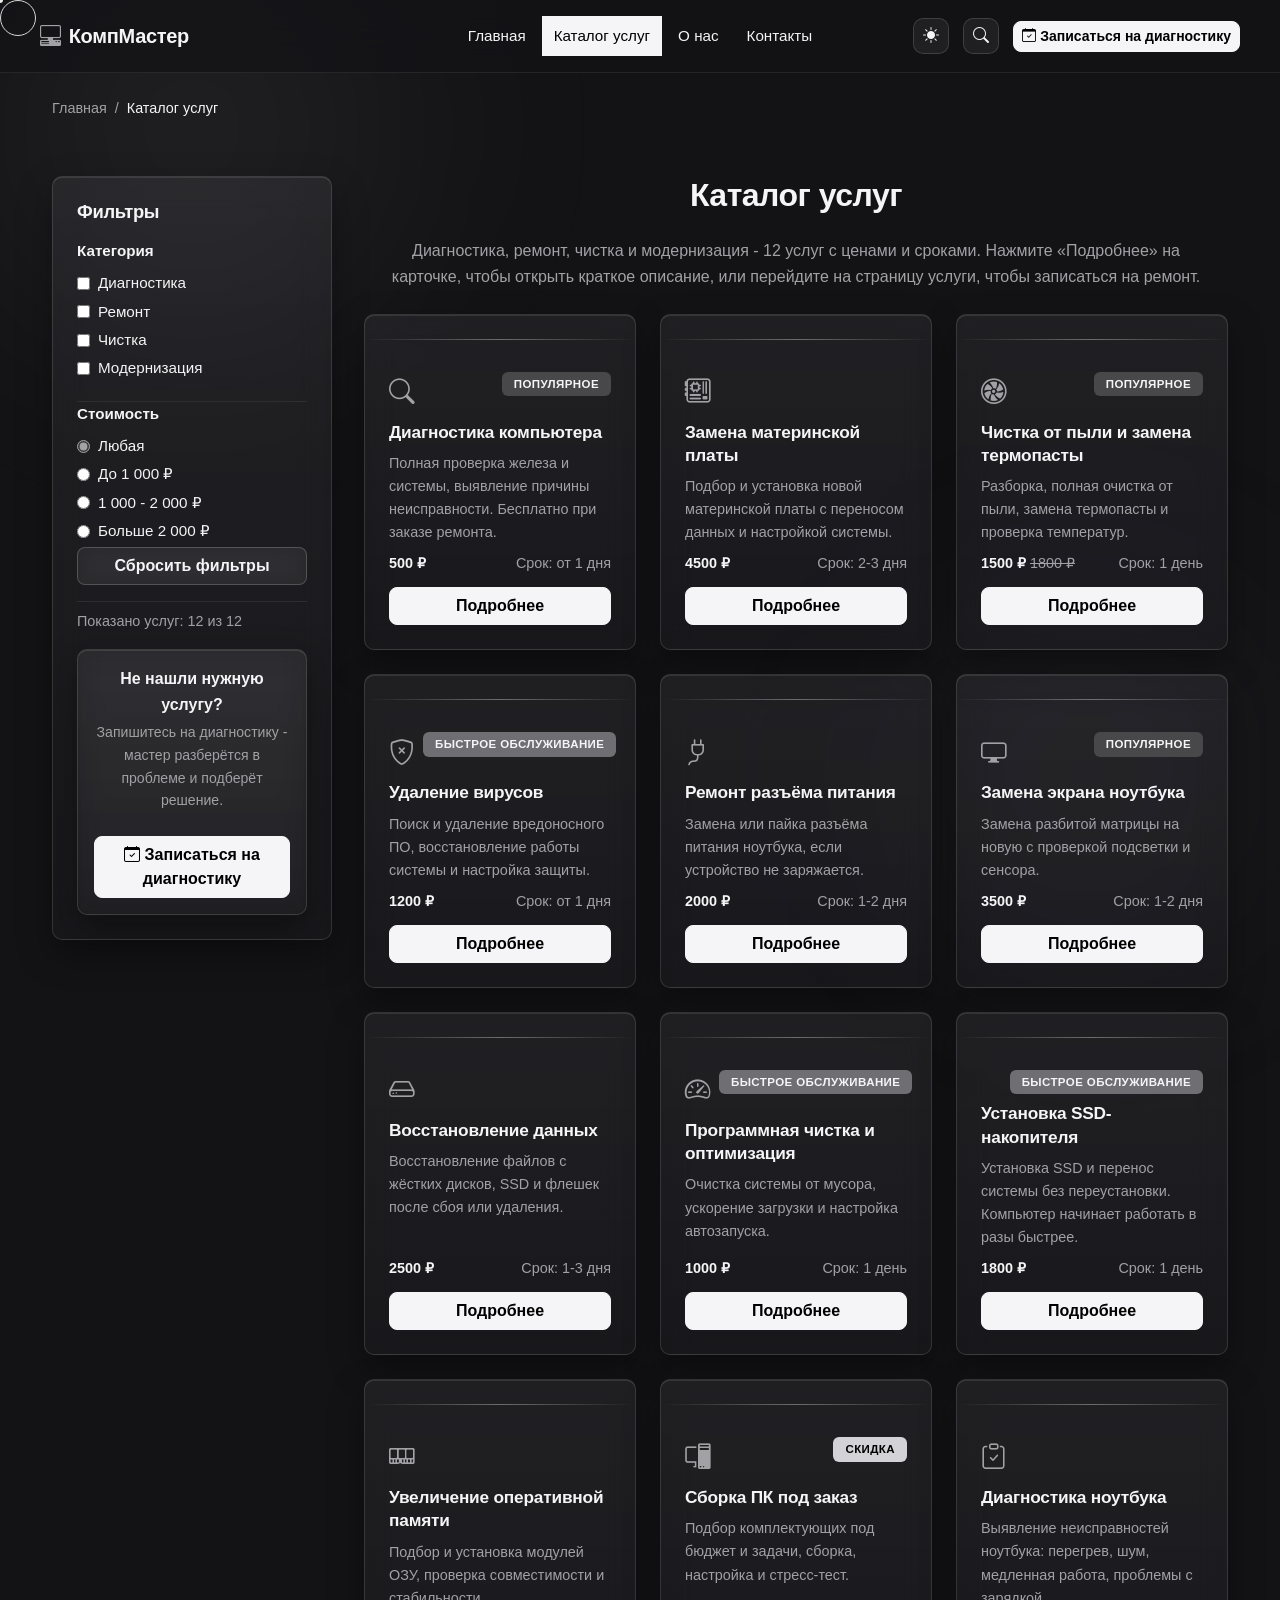
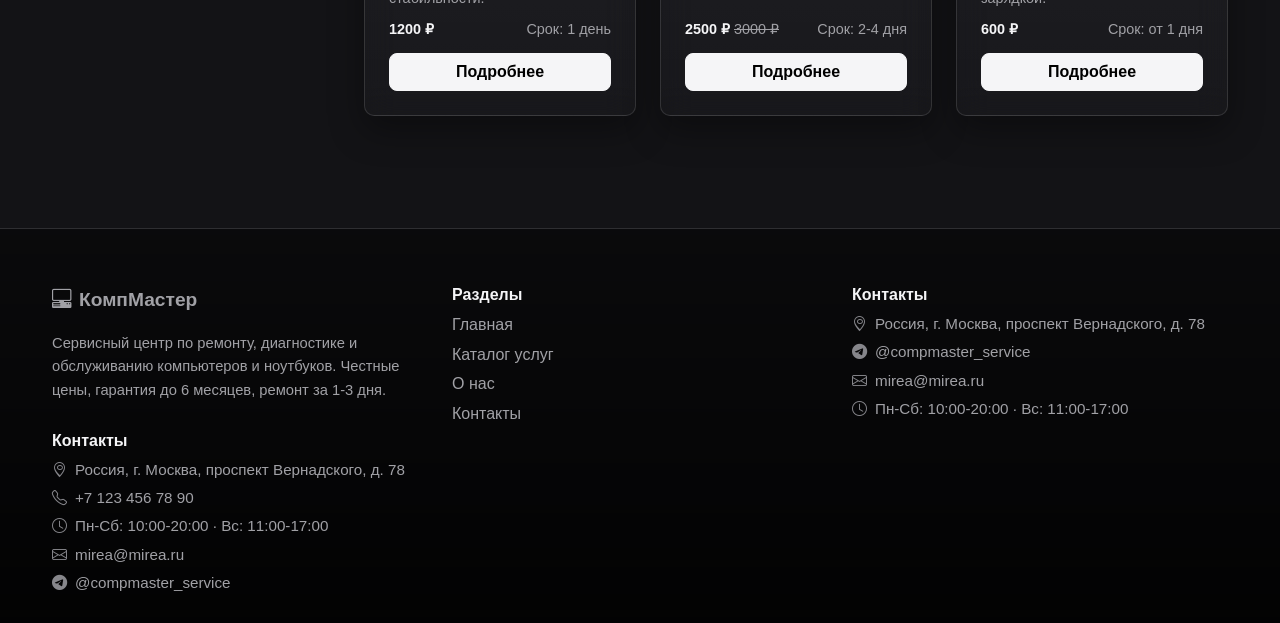
<file: experimental/catalog.html>
<!DOCTYPE html>
<html lang="ru">
<head>
<meta charset="UTF-8">
<meta name="viewport" content="width=device-width, initial-scale=1.0">
<meta name="description" content="Каталог услуг сервисного центра «КомпМастер»: диагностика, ремонт, чистка и модернизация компьютеров и ноутбуков. Цены и сроки.">
<title>Каталог услуг - КомпМастер</title>
<link rel="stylesheet" href="https://cdn.jsdelivr.net/npm/bootstrap@5.3.3/dist/css/bootstrap.min.css">
<link rel="stylesheet" href="https://cdn.jsdelivr.net/npm/bootstrap-icons@1.11.3/font/bootstrap-icons.min.css">
<link rel="icon" type="image/svg+xml" href="images/favicon.svg">
<link rel="stylesheet" href="css/style.css?v=5">
<script src="https://cdn.jsdelivr.net/npm/bootstrap@5.3.3/dist/js/bootstrap.bundle.min.js" defer></script>
<script src="js/main.js?v=5" defer></script>
</head>
<body>
<div class="reading-progress" id="reading-progress" aria-hidden="true"></div>
<div class="cursor-dot" id="cursor-dot" aria-hidden="true"></div>
<div class="cursor-ring" id="cursor-ring" aria-hidden="true"></div>


<header class="site-header">
    <div class="container site-header__inner">
        <a class="site-header__logo" href="index.html">
            <i class="bi bi-pc-display-horizontal site-header__logo-icon"></i> КомпМастер
        </a>
        <nav class="site-nav" aria-label="Основная навигация">
<ul class="site-nav__list">
<li class="site-nav__item"><a class="site-nav__link" href="index.html">Главная</a></li>
<li class="site-nav__item"><a class="site-nav__link site-nav__link--active" href="catalog.html" aria-current="page">Каталог услуг</a></li>
<li class="site-nav__item"><a class="site-nav__link" href="about.html">О нас</a></li>
<li class="site-nav__item"><a class="site-nav__link" href="contacts.html">Контакты</a></li>
</ul>
</nav>
        <div class="site-header__actions">
<button class="header-icon-btn" id="theme-toggle" type="button" aria-label="Сменить тему"><i class="bi bi-sun-fill" aria-hidden="true"></i></button>
<button class="header-icon-btn" id="search-open" type="button" aria-label="Поиск по сайту"><i class="bi bi-search" aria-hidden="true"></i></button>

            <a class="btn btn-primary btn-sm" href="service.html?id=1#request">
                <i class="bi bi-calendar-check"></i> Записаться на диагностику
            </a>
        </div>
    </div>
</header>
<main class="container">
<!-- Хлебные крошки -->
<nav class="breadcrumbs" aria-label="Хлебные крошки">
<ol class="breadcrumb">
<li class="breadcrumb-item"><a href="index.html">Главная</a></li>
<li class="breadcrumb-item active" aria-current="page">Каталог услуг</li>
</ol>
</nav>
<div class="catalog-layout section">
<!-- Боковая панель с фильтрами -->
<aside class="filters" aria-label="Фильтры услуг">
<form id="filters-form">
<h2 class="filters__title">Фильтры</h2>
<fieldset class="filters__group">
<legend class="filters__group-title">Категория</legend>
<label class="filters__option"><input type="checkbox" name="category" value="diagnostics"> Диагностика</label>
<label class="filters__option"><input type="checkbox" name="category" value="repair"> Ремонт</label>
<label class="filters__option"><input type="checkbox" name="category" value="cleaning"> Чистка</label>
<label class="filters__option"><input type="checkbox" name="category" value="upgrade"> Модернизация</label>
</fieldset>
<fieldset class="filters__group">
<legend class="filters__group-title">Стоимость</legend>
<label class="filters__option"><input type="radio" name="price" value="any" checked> Любая</label>
<label class="filters__option"><input type="radio" name="price" value="p1"> До 1 000 ₽</label>
<label class="filters__option"><input type="radio" name="price" value="p2"> 1 000 - 2 000 ₽</label>
<label class="filters__option"><input type="radio" name="price" value="p3"> Больше 2 000 ₽</label>
</fieldset>
<button class="btn btn-outline-secondary w-100" type="reset">Сбросить фильтры</button>
<p class="filters__results" id="filters-result" role="status"></p>
</form>
<div class="filters__help">
<p class="filters__help-title">Не нашли нужную услугу?</p>
<p class="filters__help-text">Запишитесь на диагностику - мастер разберётся в проблеме и подберёт решение.</p>
<a class="btn btn-primary w-100 mt-3" href="service.html?id=1#request"><i class="bi bi-calendar-check" aria-hidden="true"></i> Записаться на диагностику</a>
</div>
</aside>
<!-- Сетка услуг -->
<section aria-label="Список услуг">
<h1 class="section__title">Каталог услуг</h1>
<p class="section__text text-center mb-4">Диагностика, ремонт, чистка и модернизация - 12 услуг с ценами и сроками. Нажмите «Подробнее» на карточке, чтобы открыть краткое описание, или перейдите на страницу услуги, чтобы записаться на ремонт.</p>
<div class="services-grid services-grid--catalog" id="services-grid"></div>
</section>
</div>
</main>
<footer class="site-footer">
<div class="container">
<div class="site-footer__grid">
<div class="site-footer__about">
<a class="site-footer__logo" href="index.html"><i class="bi bi-pc-display-horizontal" aria-hidden="true"></i>КомпМастер</a>
<p class="site-footer__slogan">Сервисный центр по ремонту, диагностике и обслуживанию компьютеров и ноутбуков. Честные цены, гарантия до 6 месяцев, ремонт за 1-3 дня.</p>
</div>
<nav class="site-footer__nav" aria-label="Разделы сайта">
<h2 class="site-footer__title">Разделы</h2>
<ul class="site-footer__list">
<li class="site-footer__list-item"><a class="site-footer__link" href="index.html">Главная</a></li>
<li class="site-footer__list-item"><a class="site-footer__link" href="catalog.html">Каталог услуг</a></li>
<li class="site-footer__list-item"><a class="site-footer__link" href="about.html">О нас</a></li>
<li class="site-footer__list-item"><a class="site-footer__link" href="contacts.html">Контакты</a></li>
</ul>
</nav>
<div class="site-footer__contacts">
<h2 class="site-footer__title">Контакты</h2>
<p class="site-footer__contact"><i class="bi bi-geo-alt" aria-hidden="true"></i>Россия, г. Москва, проспект Вернадского, д. 78</p>
<p class="site-footer__contact"><i class="bi bi-telegram" aria-hidden="true"></i><a href="https://t.me/compmaster_service" target="_blank" rel="noopener">@compmaster_service</a></p>
<p class="site-footer__contact"><i class="bi bi-envelope" aria-hidden="true"></i><a href="mailto:mirea@mirea.ru">mirea@mirea.ru</a></p>
<p class="site-footer__contact"><i class="bi bi-clock" aria-hidden="true"></i>Пн-Сб: 10:00-20:00 · Вс: 11:00-17:00</p>
</div>
</div>
<div class="site-footer__contacts">
  <h2 class="site-footer__title">Контакты</h2>
  <p class="site-footer__contact"><i class="bi bi-geo-alt" aria-hidden="true"></i>Россия, г. Москва, проспект Вернадского, д. 78</p>
  <p class="site-footer__contact"><i class="bi bi-telephone" aria-hidden="true"></i><a href="tel:+71234567890">+7 123 456 78 90</a></p>
  <p class="site-footer__contact"><i class="bi bi-clock" aria-hidden="true"></i>Пн-Сб: 10:00-20:00 · Вс: 11:00-17:00</p>
  <p class="site-footer__contact"><i class="bi bi-envelope" aria-hidden="true"></i><a href="mailto:mirea@mirea.ru">mirea@mirea.ru</a></p>
  <p class="site-footer__contact"><i class="bi bi-telegram" aria-hidden="true"></i><a href="https://t.me/compmaster_service" target="_blank" rel="noopener">@compmaster_service</a></p>
</div>
</div>
</footer>
<!-- Модальное окно с краткой информацией об услуге -->
<div class="modal fade service-modal" id="service-modal" tabindex="-1" aria-labelledby="service-modal-title" aria-hidden="true">
<div class="modal-dialog modal-dialog-centered">
<div class="modal-content">
<div class="modal-header">
<h2 class="modal-title h5" id="service-modal-title">Услуга</h2>
<button class="btn-close" type="button" data-bs-dismiss="modal" aria-label="Закрыть"></button>
</div>
<div class="modal-body">
<p class="service-modal__info" id="service-modal-description">Краткое описание услуги.</p>
<div class="service-modal__meta">
<span>Категория: <strong id="service-modal-category">-</strong></span>
<span>Стоимость: <strong id="service-modal-price">-</strong></span>
<span>Срок: <strong id="service-modal-days">-</strong></span>
</div>
</div>
<div class="modal-footer">
<a class="btn btn-outline-secondary" href="catalog.html">Все услуги</a>
<a class="btn btn-primary" id="service-modal-link" href="service.html">Перейти на страницу услуги</a>
</div>
</div>
</div>
</div>
<button class="scroll-top" id="scroll-top" type="button" aria-label="Наверх"><i class="bi bi-arrow-up" aria-hidden="true"></i></button>

<div class="search-overlay" id="search-overlay" aria-hidden="true">
<div class="search-overlay__backdrop" id="search-backdrop"></div>
<div class="search-overlay__panel" role="dialog" aria-modal="true" aria-label="Поиск по сайту">
<div class="search-overlay__header">
<i class="bi bi-search search-overlay__icon" aria-hidden="true"></i>
<input class="search-overlay__input" id="search-input" type="search" placeholder="Поиск: услуги, страницы..." autocomplete="off">
<button class="search-overlay__close" id="search-close" type="button" aria-label="Закрыть поиск"><i class="bi bi-x-lg" aria-hidden="true"></i></button>
</div>
<div class="search-overlay__results" id="search-results" role="listbox"></div>
</div>
</div>
</body>
</html>
</file>
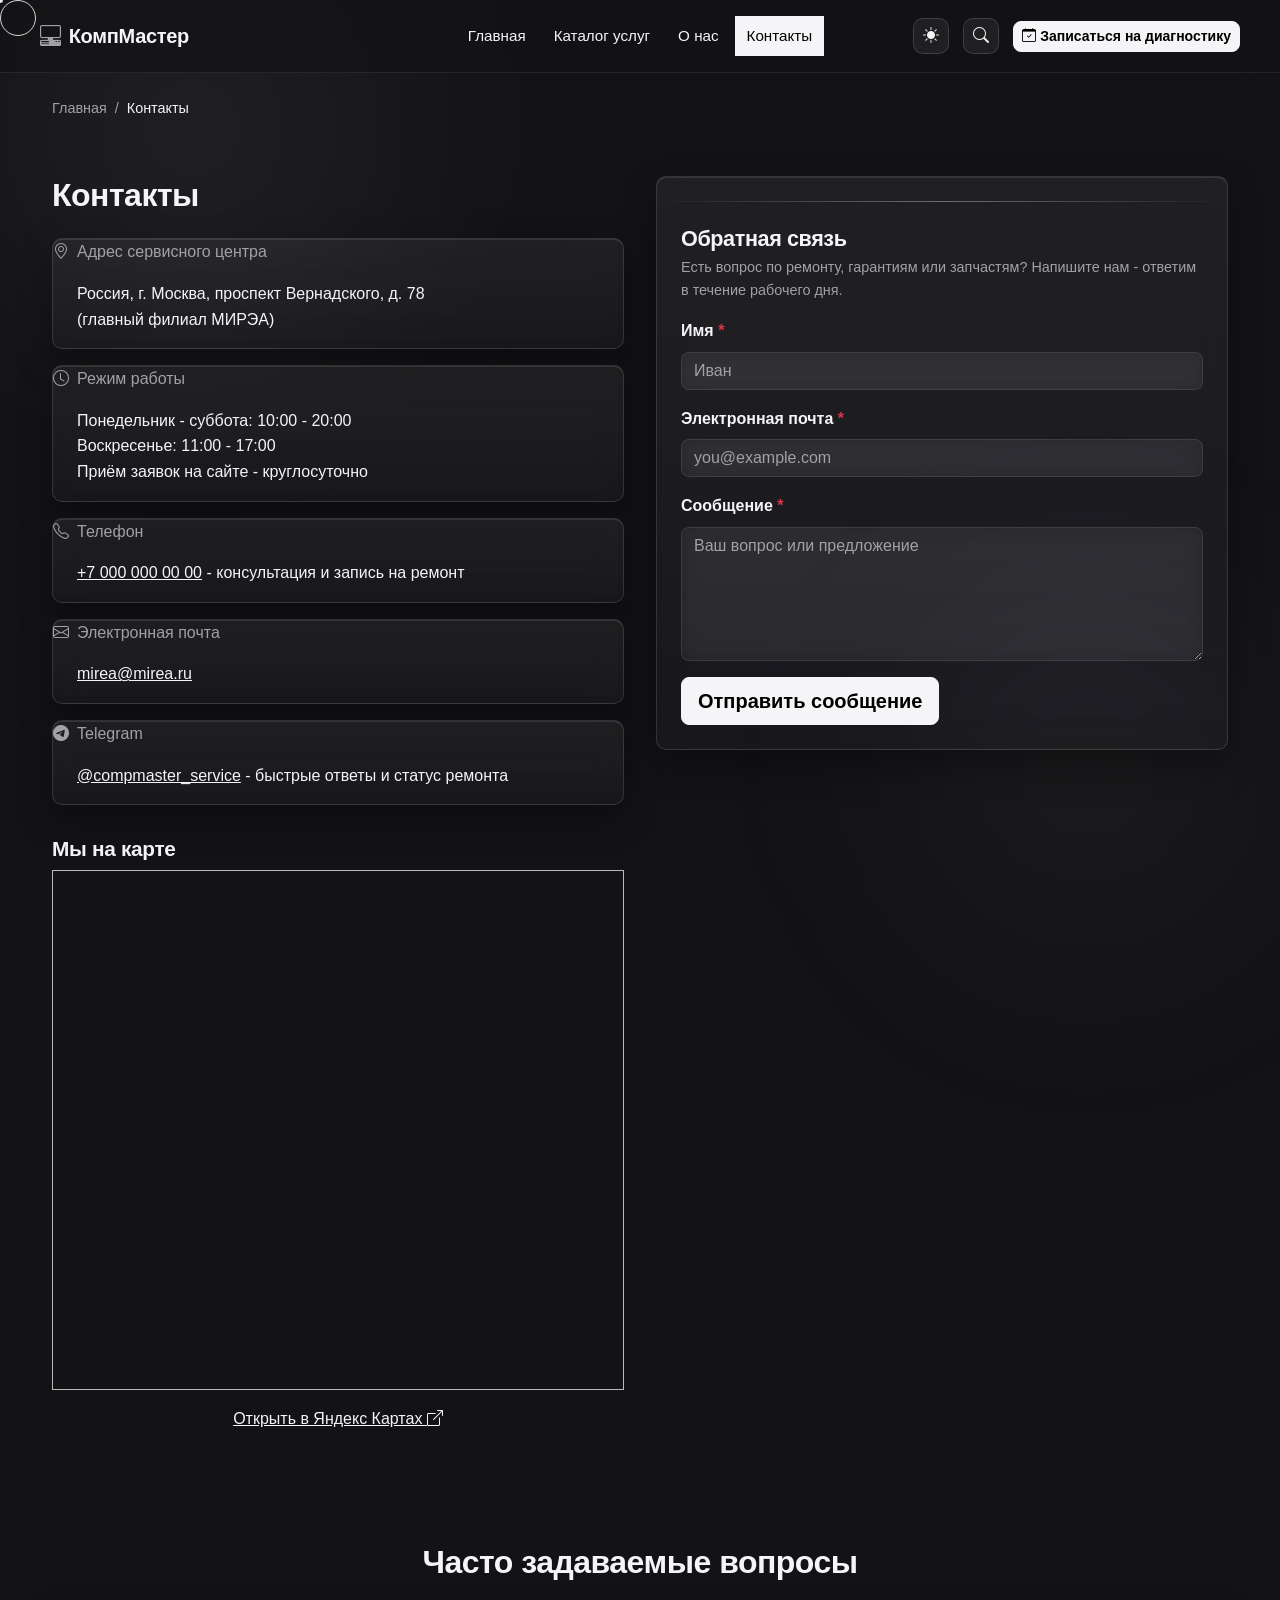
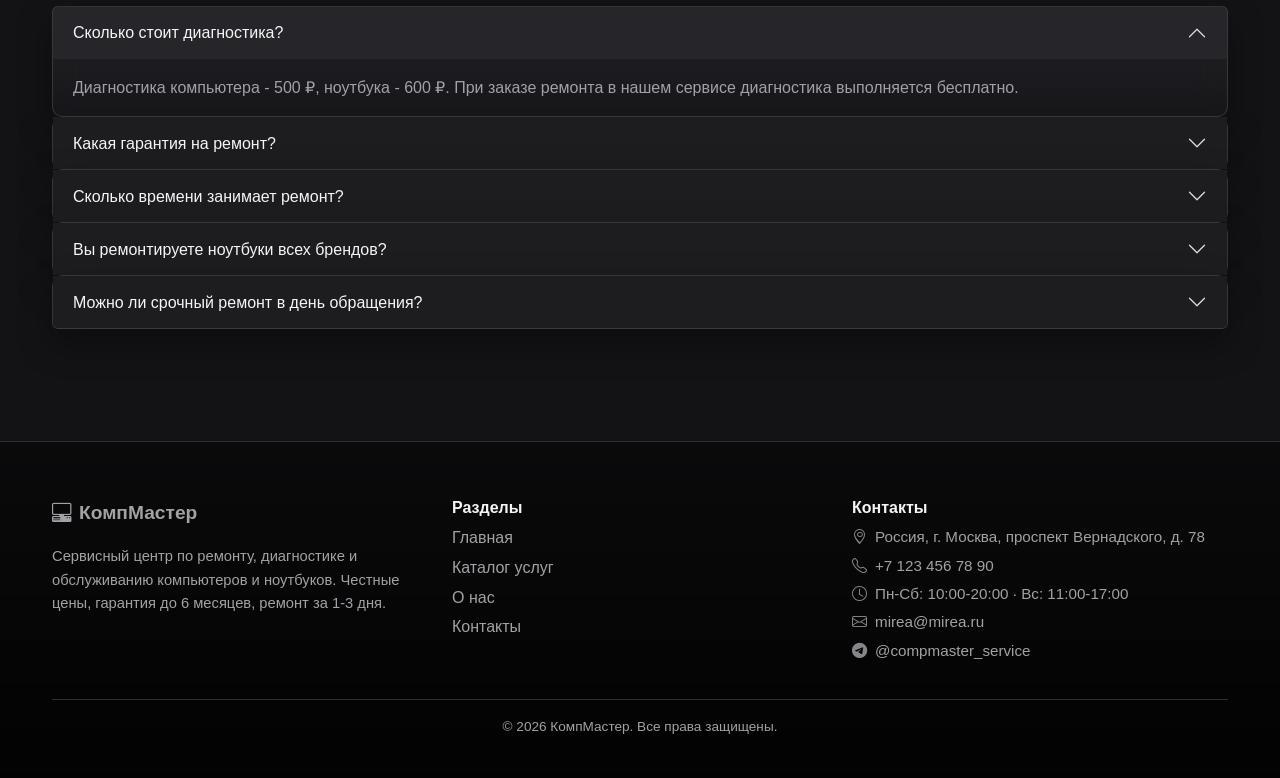
<file: experimental/contacts.html>
<!DOCTYPE html>
<html lang="ru">
<head>
<meta charset="UTF-8">
<meta name="viewport" content="width=device-width, initial-scale=1.0">
<meta name="description" content="Контакты сервисного центра «КомпМастер»: адрес, режим работы, телефон, Telegram, карта проезда и ответы на частые вопросы.">
<title>Контакты - КомпМастер</title>
<link rel="stylesheet" href="https://cdn.jsdelivr.net/npm/bootstrap@5.3.3/dist/css/bootstrap.min.css">
<link rel="stylesheet" href="https://cdn.jsdelivr.net/npm/bootstrap-icons@1.11.3/font/bootstrap-icons.min.css">
<link rel="icon" type="image/svg+xml" href="images/favicon.svg">
<link rel="stylesheet" href="css/style.css?v=5">
<script src="https://cdn.jsdelivr.net/npm/bootstrap@5.3.3/dist/js/bootstrap.bundle.min.js" defer></script>
<script src="js/main.js?v=5" defer></script>
</head>
<body>
<div class="reading-progress" id="reading-progress" aria-hidden="true"></div>
<div class="cursor-dot" id="cursor-dot" aria-hidden="true"></div>
<div class="cursor-ring" id="cursor-ring" aria-hidden="true"></div>


<header class="site-header">
    <div class="container site-header__inner">
        <a class="site-header__logo" href="index.html">
            <i class="bi bi-pc-display-horizontal site-header__logo-icon"></i> КомпМастер
        </a>
        <nav class="site-nav" aria-label="Основная навигация">
<ul class="site-nav__list">
<li class="site-nav__item"><a class="site-nav__link" href="index.html">Главная</a></li>
<li class="site-nav__item"><a class="site-nav__link" href="catalog.html">Каталог услуг</a></li>
<li class="site-nav__item"><a class="site-nav__link" href="about.html">О нас</a></li>
<li class="site-nav__item"><a class="site-nav__link site-nav__link--active" href="contacts.html" aria-current="page">Контакты</a></li>
</ul>
</nav>
        <div class="site-header__actions">
<button class="header-icon-btn" id="theme-toggle" type="button" aria-label="Сменить тему"><i class="bi bi-sun-fill" aria-hidden="true"></i></button>
<button class="header-icon-btn" id="search-open" type="button" aria-label="Поиск по сайту"><i class="bi bi-search" aria-hidden="true"></i></button>

            <a class="btn btn-primary btn-sm" href="service.html?id=1#request">
                <i class="bi bi-calendar-check"></i> Записаться на диагностику
            </a>
        </div>
    </div>
</header>

<main class="container">
<!-- Хлебные крошки -->
<nav class="breadcrumbs" aria-label="Хлебные крошки">
<ol class="breadcrumb">
<li class="breadcrumb-item"><a href="index.html">Главная</a></li>
<li class="breadcrumb-item active" aria-current="page">Контакты</li>
</ol>
</nav>
<div class="contacts-layout section">
<!-- Контактные данные и карта -->
<section aria-labelledby="contacts-title">
<h1 class="section__title text-start" id="contacts-title">Контакты</h1>
<ul class="contact-list">
<li class="contact-list__item">
<i class="bi bi-geo-alt contact-list__icon" aria-hidden="true"></i>
<div>
<p class="contact-list__label">Адрес сервисного центра</p>
<p class="contact-list__value">Россия, г. Москва, проспект Вернадского, д. 78<br>(главный филиал МИРЭА)</p>
</div>
</li>
<li class="contact-list__item">
<i class="bi bi-clock contact-list__icon" aria-hidden="true"></i>
<div>
<p class="contact-list__label">Режим работы</p>
<p class="contact-list__value">Понедельник - суббота: 10:00 - 20:00<br>Воскресенье: 11:00 - 17:00<br>Приём заявок на сайте - круглосуточно</p>
</div>
</li>
<li class="contact-list__item">
<i class="bi bi-telephone contact-list__icon" aria-hidden="true"></i>
<div>
<p class="contact-list__label">Телефон</p>
<p class="contact-list__value"><a href="tel:+70000000000">+7 000 000 00 00</a> - консультация и запись на ремонт</p>
</div>
</li>
<li class="contact-list__item">
<i class="bi bi-envelope contact-list__icon" aria-hidden="true"></i>
<div>
<p class="contact-list__label">Электронная почта</p>
<p class="contact-list__value"><a href="mailto:mirea@mirea.ru">mirea@mirea.ru</a></p>
</div>
</li>
<li class="contact-list__item">
<i class="bi bi-telegram contact-list__icon" aria-hidden="true"></i>
<div>
<p class="contact-list__label">Telegram</p>
<p class="contact-list__value"><a href="https://t.me/compmaster_service" target="_blank" rel="noopener">@compmaster_service</a> - быстрые ответы и статус ремонта</p>
</div>
</li>
</ul>
<h2 class="service-page__section-title">Мы на карте</h2>
<iframe class="map" src="https://www.openstreetmap.org/export/embed.html?bbox=37.4880%2C55.6890%2C37.5110%2C55.7000&amp;layer=mapnik&amp;marker=55.6943%2C37.4994" title="Карта проезда к сервисному центру" loading="lazy"></iframe>
<p class="text-center mt-2 mb-0"><a href="https://yandex.ru/maps/?text=Москва%2C%20проспект%20Вернадского%2C%2078" target="_blank" rel="noopener">Открыть в Яндекс Картах <i class="bi bi-box-arrow-up-right" aria-hidden="true"></i></a></p>
</section>
<!-- Форма обратной связи -->
<section aria-labelledby="feedback-form-title">
<form class="request-form" id="feedback-form" action="#" method="post" data-validate novalidate>
<h2 class="request-form__title" id="feedback-form-title">Обратная связь</h2>
<p class="request-form__note">Есть вопрос по ремонту, гарантиям или запчастям? Напишите нам - ответим в течение рабочего дня.</p>
<div class="row g-3">
<div class="col-12">
<label class="form-label" for="feedback-name">Имя <span class="text-danger">*</span></label>
<input class="form-control" id="feedback-name" name="name" type="text" required minlength="2" placeholder="Иван" autocomplete="name">
<p class="field-error">Введите имя (минимум 2 символа).</p>
</div>
<div class="col-12">
<label class="form-label" for="feedback-email">Электронная почта <span class="text-danger">*</span></label>
<input class="form-control" id="feedback-email" name="email" type="email" required placeholder="you@example.com" autocomplete="email">
<p class="field-error">Введите корректный адрес электронной почты.</p>
</div>
<div class="col-12">
<label class="form-label" for="feedback-message">Сообщение <span class="text-danger">*</span></label>
<textarea class="form-control" id="feedback-message" name="message" rows="5" required minlength="10" placeholder="Ваш вопрос или предложение"></textarea>
<p class="field-error">Введите сообщение (минимум 10 символов).</p>
</div>
</div>
<div class="request-form__actions mt-3">
<button class="btn btn-primary btn-lg" type="submit">Отправить сообщение</button>
</div>
<p class="form-message form-message--success" hidden><i class="bi bi-check-circle" aria-hidden="true"></i> Сообщение отправлено! Ответим вам на указанную почту в течение рабочего дня.</p>
<p class="form-message form-message--error" hidden><i class="bi bi-exclamation-triangle" aria-hidden="true"></i> Проверьте правильность заполнения полей формы.</p>
</form>
</section>
</div>
<!-- Часто задаваемые вопросы -->
<section class="section faq" id="faq">
<h2 class="section__title">Часто задаваемые вопросы</h2>
<div class="accordion" id="faq-accordion">
<div class="accordion-item">
<h3 class="accordion-header" id="faq-heading-1">
<button class="accordion-button" type="button" data-bs-toggle="collapse" data-bs-target="#faq-item-1" aria-expanded="true" aria-controls="faq-item-1">Сколько стоит диагностика?</button>
</h3>
<div class="accordion-collapse collapse show" id="faq-item-1" aria-labelledby="faq-heading-1" data-bs-parent="#faq-accordion">
<div class="accordion-body">Диагностика компьютера - 500 ₽, ноутбука - 600 ₽. При заказе ремонта в нашем сервисе диагностика выполняется бесплатно.</div>
</div>
</div>
<div class="accordion-item">
<h3 class="accordion-header" id="faq-heading-2">
<button class="accordion-button collapsed" type="button" data-bs-toggle="collapse" data-bs-target="#faq-item-2" aria-expanded="false" aria-controls="faq-item-2">Какая гарантия на ремонт?</button>
</h3>
<div class="accordion-collapse collapse" id="faq-item-2" aria-labelledby="faq-heading-2" data-bs-parent="#faq-accordion">
<div class="accordion-body">На работы предоставляется гарантия до 6 месяцев, на заменённые комплектующие - гарантия поставщика. Условия фиксируются в заказ-наряде.</div>
</div>
</div>
<div class="accordion-item">
<h3 class="accordion-header" id="faq-heading-3">
<button class="accordion-button collapsed" type="button" data-bs-toggle="collapse" data-bs-target="#faq-item-3" aria-expanded="false" aria-controls="faq-item-3">Сколько времени занимает ремонт?</button>
</h3>
<div class="accordion-collapse collapse" id="faq-item-3" aria-labelledby="faq-heading-3" data-bs-parent="#faq-accordion">
<div class="accordion-body">Чистка, установка SSD или памяти - 1 день. Замена экрана или разъёма - 1-2 дня. Сложный ремонт материнской платы - до 5 дней. Точный срок мастер называет после диагностики.</div>
</div>
</div>
<div class="accordion-item">
<h3 class="accordion-header" id="faq-heading-4">
<button class="accordion-button collapsed" type="button" data-bs-toggle="collapse" data-bs-target="#faq-item-4" aria-expanded="false" aria-controls="faq-item-4">Вы ремонтируете ноутбуки всех брендов?</button>
</h3>
<div class="accordion-collapse collapse" id="faq-item-4" aria-labelledby="faq-heading-4" data-bs-parent="#faq-accordion">
<div class="accordion-body">Да, мы работаем с ASUS, Lenovo, HP, Acer, MSI, Apple и другими брендами. Запчасти подбираем по модели устройства, при необходимости заказываем у поставщиков.</div>
</div>
</div>
<div class="accordion-item">
<h3 class="accordion-header" id="faq-heading-5">
<button class="accordion-button collapsed" type="button" data-bs-toggle="collapse" data-bs-target="#faq-item-5" aria-expanded="false" aria-controls="faq-item-5">Можно ли срочный ремонт в день обращения?</button>
</h3>
<div class="accordion-collapse collapse" id="faq-item-5" aria-labelledby="faq-heading-5" data-bs-parent="#faq-accordion">
<div class="accordion-body">Да, для части услуг доступно срочное обслуживание - например, чистка и замена термопасты, установка SSD, удаление вирусов. Позвоните нам, чтобы уточнить занятость мастеров.</div>
</div>
</div>
</div>
</section>
</main>
<footer class="site-footer">
<div class="container">
<div class="site-footer__grid">
<div class="site-footer__about">
<a class="site-footer__logo" href="index.html"><i class="bi bi-pc-display-horizontal" aria-hidden="true"></i>КомпМастер</a>
<p class="site-footer__slogan">Сервисный центр по ремонту, диагностике и обслуживанию компьютеров и ноутбуков. Честные цены, гарантия до 6 месяцев, ремонт за 1-3 дня.</p>
</div>
<nav class="site-footer__nav" aria-label="Разделы сайта">
<h2 class="site-footer__title">Разделы</h2>
<ul class="site-footer__list">
<li class="site-footer__list-item"><a class="site-footer__link" href="index.html">Главная</a></li>
<li class="site-footer__list-item"><a class="site-footer__link" href="catalog.html">Каталог услуг</a></li>
<li class="site-footer__list-item"><a class="site-footer__link" href="about.html">О нас</a></li>
<li class="site-footer__list-item"><a class="site-footer__link" href="contacts.html">Контакты</a></li>
</ul>
</nav>
<div class="site-footer__contacts">
  <h2 class="site-footer__title">Контакты</h2>
  <p class="site-footer__contact"><i class="bi bi-geo-alt" aria-hidden="true"></i>Россия, г. Москва, проспект Вернадского, д. 78</p>
  <p class="site-footer__contact"><i class="bi bi-telephone" aria-hidden="true"></i><a href="tel:+71234567890">+7 123 456 78 90</a></p>
  <p class="site-footer__contact"><i class="bi bi-clock" aria-hidden="true"></i>Пн-Сб: 10:00-20:00 · Вс: 11:00-17:00</p>
  <p class="site-footer__contact"><i class="bi bi-envelope" aria-hidden="true"></i><a href="mailto:mirea@mirea.ru">mirea@mirea.ru</a></p>
  <p class="site-footer__contact"><i class="bi bi-telegram" aria-hidden="true"></i><a href="https://t.me/compmaster_service" target="_blank" rel="noopener">@compmaster_service</a></p>
</div>
</div>
<div class="site-footer__bottom">
<p>&copy; 2026 КомпМастер. Все права защищены.</p>
</div>
</div>
</footer>
<button class="scroll-top" id="scroll-top" type="button" aria-label="Наверх"><i class="bi bi-arrow-up" aria-hidden="true"></i></button>

<div class="search-overlay" id="search-overlay" aria-hidden="true">
<div class="search-overlay__backdrop" id="search-backdrop"></div>
<div class="search-overlay__panel" role="dialog" aria-modal="true" aria-label="Поиск по сайту">
<div class="search-overlay__header">
<i class="bi bi-search search-overlay__icon" aria-hidden="true"></i>
<input class="search-overlay__input" id="search-input" type="search" placeholder="Поиск: услуги, страницы..." autocomplete="off">
<button class="search-overlay__close" id="search-close" type="button" aria-label="Закрыть поиск"><i class="bi bi-x-lg" aria-hidden="true"></i></button>
</div>
<div class="search-overlay__results" id="search-results" role="listbox"></div>
</div>
</div>
</body>
</html>
</file>
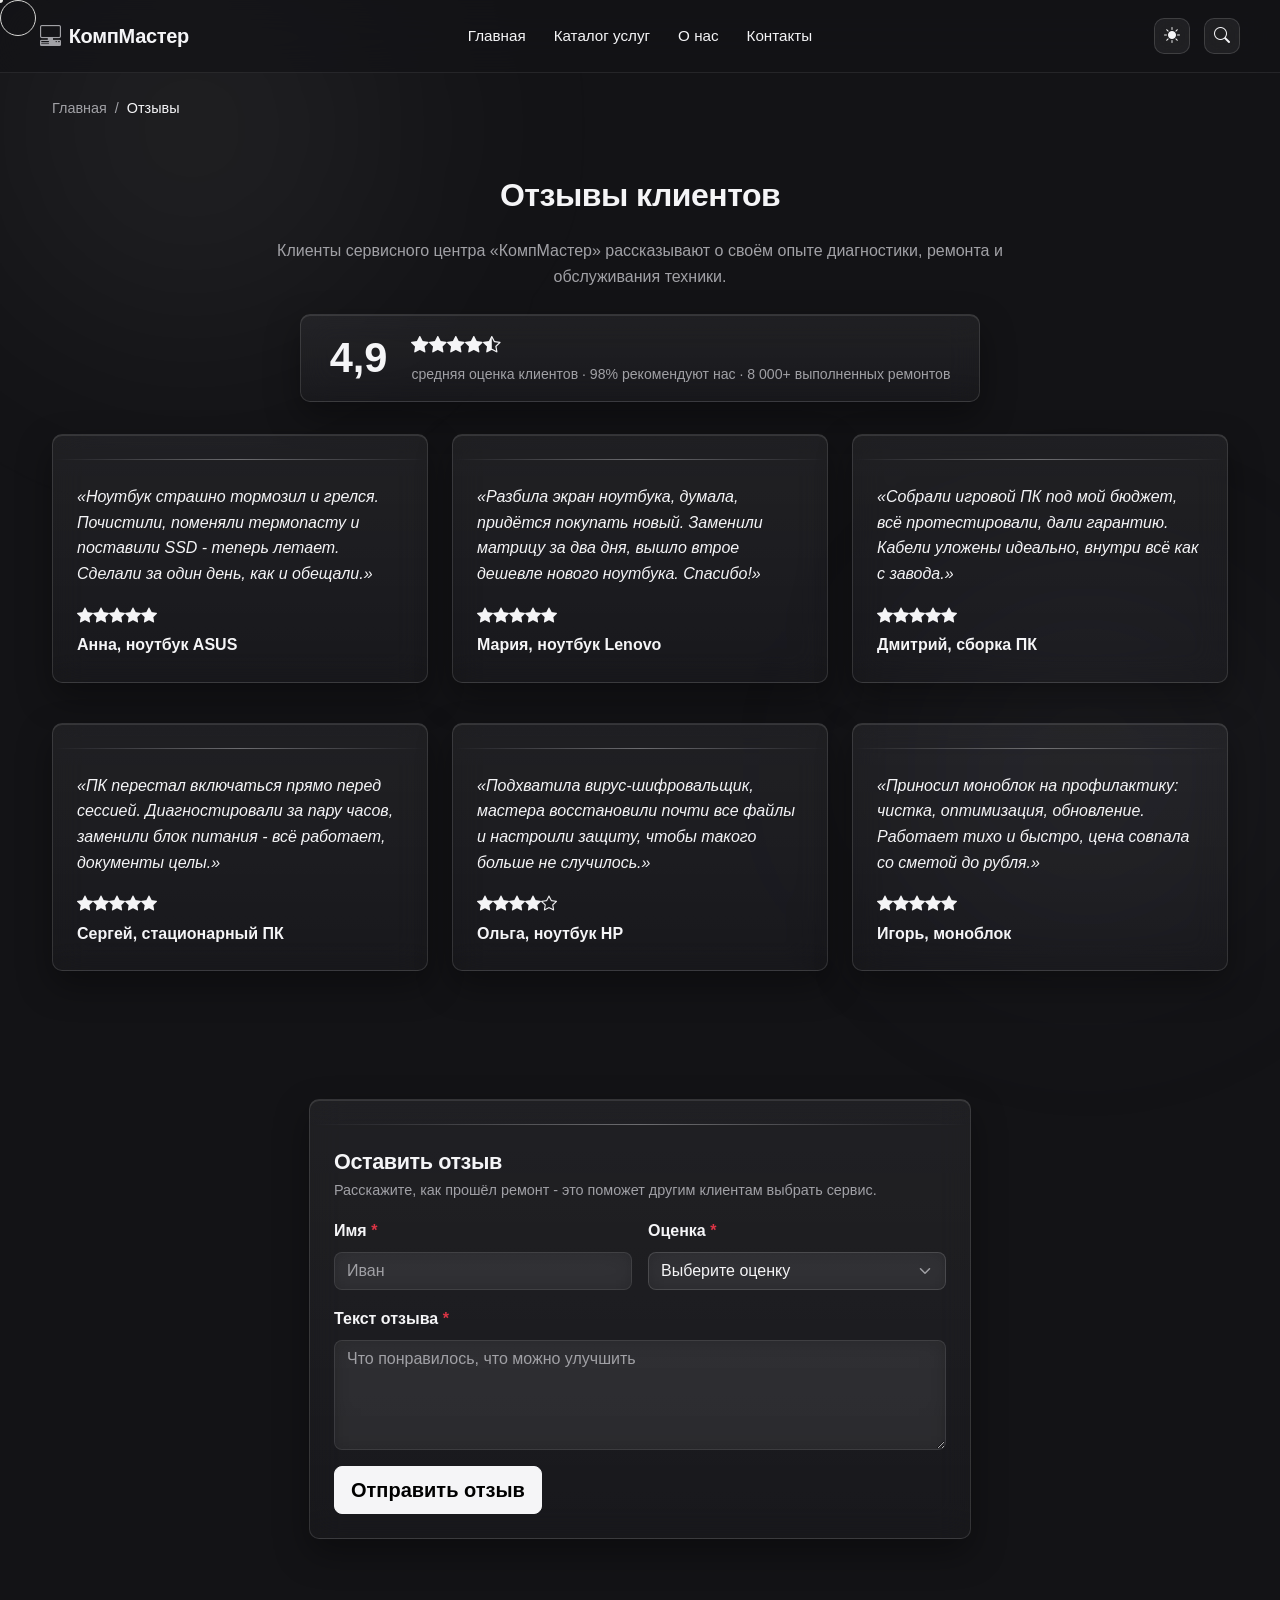
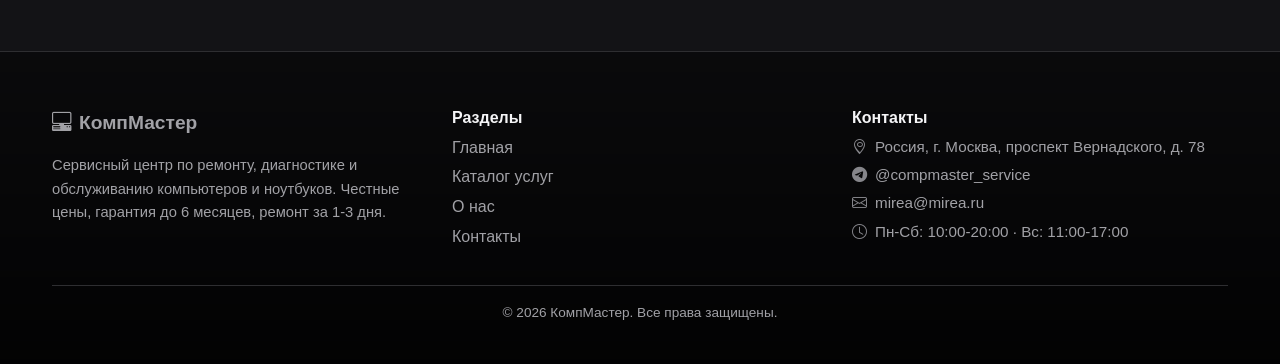
<file: experimental/reviews.html>
<!DOCTYPE html>
<html lang="ru">
<head>
<meta charset="UTF-8">
<meta name="viewport" content="width=device-width, initial-scale=1.0">
<meta name="description" content="Отзывы клиентов сервисного центра «КомпМастер»: реальные истории о ремонте компьютеров и ноутбуков.">
<title>Отзывы - КомпМастер</title>
<link rel="stylesheet" href="https://cdn.jsdelivr.net/npm/bootstrap@5.3.3/dist/css/bootstrap.min.css">
<link rel="stylesheet" href="https://cdn.jsdelivr.net/npm/bootstrap-icons@1.11.3/font/bootstrap-icons.min.css">
<link rel="icon" type="image/svg+xml" href="images/favicon.svg">
<link rel="stylesheet" href="css/style.css?v=5">
<script src="https://cdn.jsdelivr.net/npm/bootstrap@5.3.3/dist/js/bootstrap.bundle.min.js" defer></script>
<script src="js/main.js?v=5" defer></script>
</head>
<body>
<div class="reading-progress" id="reading-progress" aria-hidden="true"></div>
<div class="cursor-dot" id="cursor-dot" aria-hidden="true"></div>
<div class="cursor-ring" id="cursor-ring" aria-hidden="true"></div>


<header class="site-header">
    <div class="container site-header__inner">
        <a class="site-header__logo" href="index.html">
            <i class="bi bi-pc-display-horizontal site-header__logo-icon"></i> КомпМастер
        </a>
        <nav class="site-nav" aria-label="Основная навигация">
<ul class="site-nav__list">
<li class="site-nav__item"><a class="site-nav__link" href="index.html">Главная</a></li>
<li class="site-nav__item"><a class="site-nav__link" href="catalog.html">Каталог услуг</a></li>
<li class="site-nav__item"><a class="site-nav__link" href="about.html">О нас</a></li>
<li class="site-nav__item"><a class="site-nav__link" href="contacts.html">Контакты</a></li>
</ul>
</nav>
<div class="site-header__actions">
<button class="header-icon-btn" id="theme-toggle" type="button" aria-label="Сменить тему"><i class="bi bi-sun-fill" aria-hidden="true"></i></button>
<button class="header-icon-btn" id="search-open" type="button" aria-label="Поиск по сайту"><i class="bi bi-search" aria-hidden="true"></i></button>
</div>
        </div>
</header>

<main class="container">
<nav class="breadcrumbs" aria-label="Хлебные крошки">
<ol class="breadcrumb">
<li class="breadcrumb-item"><a href="index.html">Главная</a></li>
<li class="breadcrumb-item active" aria-current="page">Отзывы</li>
</ol>
</nav>
<section class="section">
<h1 class="section__title">Отзывы клиентов</h1>
<p class="section__text text-center mb-4">Клиенты сервисного центра «КомпМастер» рассказывают о своём опыте диагностики, ремонта и обслуживания техники.</p>
<div class="reviews-summary">
<p class="reviews-summary__score">4,9</p>
<div class="reviews-summary__info">
<p class="reviews-summary__stars" aria-label="Средняя оценка 4,9 из 5"><i class="bi bi-star-fill" aria-hidden="true"></i><i class="bi bi-star-fill" aria-hidden="true"></i><i class="bi bi-star-fill" aria-hidden="true"></i><i class="bi bi-star-fill" aria-hidden="true"></i><i class="bi bi-star-half" aria-hidden="true"></i></p>
<p class="reviews-summary__label">средняя оценка клиентов · 98% рекомендуют нас · 8 000+ выполненных ремонтов</p>
</div>
</div>
<div class="reviews-grid">
<blockquote class="review-card">
<p class="review-card__text">«Ноутбук страшно тормозил и грелся. Почистили, поменяли термопасту и поставили SSD - теперь летает. Сделали за один день, как и обещали.»</p>
<p class="review-card__rating" aria-label="Оценка 5 из 5"><i class="bi bi-star-fill" aria-hidden="true"></i><i class="bi bi-star-fill" aria-hidden="true"></i><i class="bi bi-star-fill" aria-hidden="true"></i><i class="bi bi-star-fill" aria-hidden="true"></i><i class="bi bi-star-fill" aria-hidden="true"></i></p>
<footer class="review-card__author">Анна, ноутбук ASUS</footer>
</blockquote>
<blockquote class="review-card">
<p class="review-card__text">«Разбила экран ноутбука, думала, придётся покупать новый. Заменили матрицу за два дня, вышло втрое дешевле нового ноутбука. Спасибо!»</p>
<p class="review-card__rating" aria-label="Оценка 5 из 5"><i class="bi bi-star-fill" aria-hidden="true"></i><i class="bi bi-star-fill" aria-hidden="true"></i><i class="bi bi-star-fill" aria-hidden="true"></i><i class="bi bi-star-fill" aria-hidden="true"></i><i class="bi bi-star-fill" aria-hidden="true"></i></p>
<footer class="review-card__author">Мария, ноутбук Lenovo</footer>
</blockquote>
<blockquote class="review-card">
<p class="review-card__text">«Собрали игровой ПК под мой бюджет, всё протестировали, дали гарантию. Кабели уложены идеально, внутри всё как с завода.»</p>
<p class="review-card__rating" aria-label="Оценка 5 из 5"><i class="bi bi-star-fill" aria-hidden="true"></i><i class="bi bi-star-fill" aria-hidden="true"></i><i class="bi bi-star-fill" aria-hidden="true"></i><i class="bi bi-star-fill" aria-hidden="true"></i><i class="bi bi-star-fill" aria-hidden="true"></i></p>
<footer class="review-card__author">Дмитрий, сборка ПК</footer>
</blockquote>
<blockquote class="review-card">
<p class="review-card__text">«ПК перестал включаться прямо перед сессией. Диагностировали за пару часов, заменили блок питания - всё работает, документы целы.»</p>
<p class="review-card__rating" aria-label="Оценка 5 из 5"><i class="bi bi-star-fill" aria-hidden="true"></i><i class="bi bi-star-fill" aria-hidden="true"></i><i class="bi bi-star-fill" aria-hidden="true"></i><i class="bi bi-star-fill" aria-hidden="true"></i><i class="bi bi-star-fill" aria-hidden="true"></i></p>
<footer class="review-card__author">Сергей, стационарный ПК</footer>
</blockquote>
<blockquote class="review-card">
<p class="review-card__text">«Подхватила вирус-шифровальщик, мастера восстановили почти все файлы и настроили защиту, чтобы такого больше не случилось.»</p>
<p class="review-card__rating" aria-label="Оценка 4 из 5"><i class="bi bi-star-fill" aria-hidden="true"></i><i class="bi bi-star-fill" aria-hidden="true"></i><i class="bi bi-star-fill" aria-hidden="true"></i><i class="bi bi-star-fill" aria-hidden="true"></i><i class="bi bi-star" aria-hidden="true"></i></p>
<footer class="review-card__author">Ольга, ноутбук HP</footer>
</blockquote>
<blockquote class="review-card">
<p class="review-card__text">«Приносил моноблок на профилактику: чистка, оптимизация, обновление. Работает тихо и быстро, цена совпала со сметой до рубля.»</p>
<p class="review-card__rating" aria-label="Оценка 5 из 5"><i class="bi bi-star-fill" aria-hidden="true"></i><i class="bi bi-star-fill" aria-hidden="true"></i><i class="bi bi-star-fill" aria-hidden="true"></i><i class="bi bi-star-fill" aria-hidden="true"></i><i class="bi bi-star-fill" aria-hidden="true"></i></p>
<footer class="review-card__author">Игорь, моноблок</footer>
</blockquote>
</div>
</section>

<section class="section" aria-labelledby="review-form-title">
<div class="container">
<div class="row justify-content-center">
<div class="col-lg-7">
<form class="request-form" id="review-form" action="#" method="post" data-validate novalidate>
<h2 class="request-form__title" id="review-form-title">Оставить отзыв</h2>
<p class="request-form__note">Расскажите, как прошёл ремонт - это поможет другим клиентам выбрать сервис.</p>
<div class="row g-3">
<div class="col-md-6">
<label class="form-label" for="review-name">Имя <span class="text-danger">*</span></label>
<input class="form-control" id="review-name" name="name" type="text" required minlength="2" placeholder="Иван" autocomplete="name">
<p class="field-error">Введите имя (минимум 2 символа).</p>
</div>
<div class="col-md-6">
<label class="form-label" for="review-rating">Оценка <span class="text-danger">*</span></label>
<select class="form-select" id="review-rating" name="rating" required>
<option value="" selected>Выберите оценку</option>
<option value="5">5 - отлично</option>
<option value="4">4 - хорошо</option>
<option value="3">3 - нормально</option>
<option value="2">2 - плохо</option>
<option value="1">1 - ужасно</option>
</select>
<p class="field-error">Выберите оценку.</p>
</div>
<div class="col-12">
<label class="form-label" for="review-text">Текст отзыва <span class="text-danger">*</span></label>
<textarea class="form-control" id="review-text" name="text" rows="4" required minlength="10" placeholder="Что понравилось, что можно улучшить"></textarea>
<p class="field-error">Напишите отзыв (минимум 10 символов).</p>
</div>
</div>
<div class="request-form__actions mt-3">
<button class="btn btn-primary btn-lg" type="submit">Отправить отзыв</button>
</div>
<p class="form-message form-message--success" hidden><i class="bi bi-check-circle" aria-hidden="true"></i> Спасибо! Ваш отзыв отправлен и появится на сайте после проверки.</p>
<p class="form-message form-message--error" hidden><i class="bi bi-exclamation-triangle" aria-hidden="true"></i> Проверьте правильность заполнения полей формы.</p>
</form>
</div>
</div>
</div>
</section>
</main>
<footer class="site-footer">
<div class="container">
<div class="site-footer__grid">
<div class="site-footer__about">
<a class="site-footer__logo" href="index.html"><i class="bi bi-pc-display-horizontal" aria-hidden="true"></i>КомпМастер</a>
<p class="site-footer__slogan">Сервисный центр по ремонту, диагностике и обслуживанию компьютеров и ноутбуков. Честные цены, гарантия до 6 месяцев, ремонт за 1-3 дня.</p>
</div>
<nav class="site-footer__nav" aria-label="Разделы сайта">
<h2 class="site-footer__title">Разделы</h2>
<ul class="site-footer__list">
<li class="site-footer__list-item"><a class="site-footer__link" href="index.html">Главная</a></li>
<li class="site-footer__list-item"><a class="site-footer__link" href="catalog.html">Каталог услуг</a></li>
<li class="site-footer__list-item"><a class="site-footer__link" href="about.html">О нас</a></li>
<li class="site-footer__list-item"><a class="site-footer__link" href="contacts.html">Контакты</a></li>
</ul>
</nav>
<div class="site-footer__contacts">
<h2 class="site-footer__title">Контакты</h2>
<p class="site-footer__contact"><i class="bi bi-geo-alt" aria-hidden="true"></i>Россия, г. Москва, проспект Вернадского, д. 78</p>
<p class="site-footer__contact"><i class="bi bi-telegram" aria-hidden="true"></i><a href="https://t.me/compmaster_service" target="_blank" rel="noopener">@compmaster_service</a></p>
<p class="site-footer__contact"><i class="bi bi-envelope" aria-hidden="true"></i><a href="mailto:mirea@mirea.ru">mirea@mirea.ru</a></p>
<p class="site-footer__contact"><i class="bi bi-clock" aria-hidden="true"></i>Пн-Сб: 10:00-20:00 · Вс: 11:00-17:00</p>
</div>
</div>
<div class="site-footer__bottom">
<p>&copy; 2026 КомпМастер. Все права защищены.</p>
</div>
</div>
</footer>
<button class="scroll-top" id="scroll-top" type="button" aria-label="Наверх"><i class="bi bi-arrow-up" aria-hidden="true"></i></button>

<div class="search-overlay" id="search-overlay" aria-hidden="true">
<div class="search-overlay__backdrop" id="search-backdrop"></div>
<div class="search-overlay__panel" role="dialog" aria-modal="true" aria-label="Поиск по сайту">
<div class="search-overlay__header">
<i class="bi bi-search search-overlay__icon" aria-hidden="true"></i>
<input class="search-overlay__input" id="search-input" type="search" placeholder="Поиск: услуги, страницы..." autocomplete="off">
<button class="search-overlay__close" id="search-close" type="button" aria-label="Закрыть поиск"><i class="bi bi-x-lg" aria-hidden="true"></i></button>
</div>
<div class="search-overlay__results" id="search-results" role="listbox"></div>
</div>
</div>
</body>
</html>
</file>
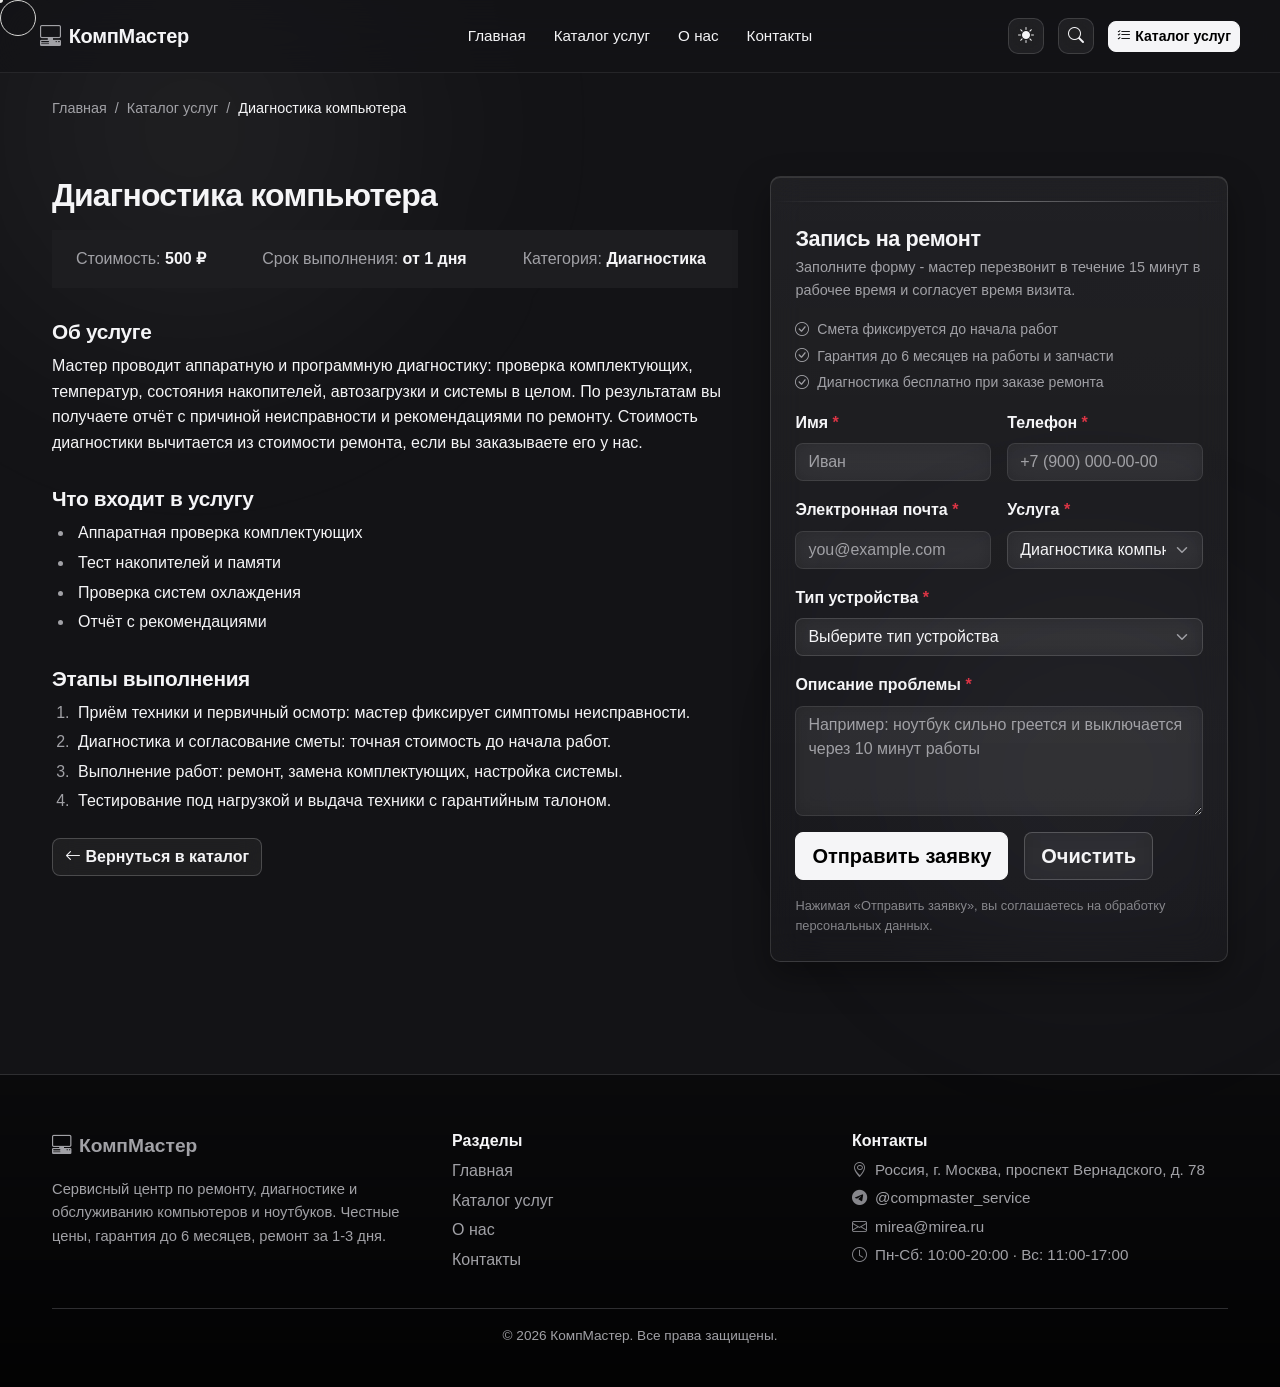
<file: experimental/service.html>
<!DOCTYPE html>
<html lang="ru">
<head>
<meta charset="UTF-8">
<meta name="viewport" content="width=device-width, initial-scale=1.0">
<meta name="description" content="Подробная информация об услуге сервисного центра «КомпМастер»: стоимость, сроки и этапы выполнения. Оставьте заявку на ремонт онлайн.">
<title>Услуга и запись на ремонт - КомпМастер</title>
<link rel="stylesheet" href="https://cdn.jsdelivr.net/npm/bootstrap@5.3.3/dist/css/bootstrap.min.css">
<link rel="stylesheet" href="https://cdn.jsdelivr.net/npm/bootstrap-icons@1.11.3/font/bootstrap-icons.min.css">
<link rel="icon" type="image/svg+xml" href="images/favicon.svg">
<link rel="stylesheet" href="css/style.css?v=5">
<script src="https://cdn.jsdelivr.net/npm/bootstrap@5.3.3/dist/js/bootstrap.bundle.min.js" defer></script>
<script src="js/main.js?v=5" defer></script>
</head>
<body>
<div class="reading-progress" id="reading-progress" aria-hidden="true"></div>
<div class="cursor-dot" id="cursor-dot" aria-hidden="true"></div>
<div class="cursor-ring" id="cursor-ring" aria-hidden="true"></div>

<header class="site-header">
<div class="container site-header__inner">
<a class="site-header__logo" href="index.html">
<i class="bi bi-pc-display-horizontal site-header__logo-icon" aria-hidden="true"></i>КомпМастер
</a>
<nav class="site-nav" aria-label="Основная навигация">
<ul class="site-nav__list">
<li class="site-nav__item"><a class="site-nav__link" href="index.html">Главная</a></li>
<li class="site-nav__item"><a class="site-nav__link" href="catalog.html">Каталог услуг</a></li>
<li class="site-nav__item"><a class="site-nav__link" href="about.html">О нас</a></li>
<li class="site-nav__item"><a class="site-nav__link" href="contacts.html">Контакты</a></li>
</ul>
</nav>
<div class="site-header__actions">
<button class="header-icon-btn" id="theme-toggle" type="button" aria-label="Сменить тему"><i class="bi bi-sun-fill" aria-hidden="true"></i></button>
<button class="header-icon-btn" id="search-open" type="button" aria-label="Поиск по сайту"><i class="bi bi-search" aria-hidden="true"></i></button>

<a class="btn btn-primary btn-sm" href="catalog.html"><i class="bi bi-list-check" aria-hidden="true"></i> Каталог услуг</a>
</div>
</div>
</header>
<main class="container" id="service-page">
<!-- Хлебные крошки -->
<nav class="breadcrumbs" aria-label="Хлебные крошки">
<ol class="breadcrumb">
<li class="breadcrumb-item"><a href="index.html">Главная</a></li>
<li class="breadcrumb-item"><a href="catalog.html">Каталог услуг</a></li>
<li class="breadcrumb-item active" aria-current="page"><span id="service-breadcrumb">Услуга</span></li>
</ol>
</nav>
<div class="service-page__inner section">
<!-- Информация об услуге -->
<article>
<h1 class="service-page__title" id="service-title">Услуга</h1>
<p id="service-badge"></p>
<div class="service-page__meta">
<p class="service-page__meta-item">Стоимость: <span class="service-page__meta-value" id="service-price">-</span> <s id="service-old-price"></s></p>
<p class="service-page__meta-item">Срок выполнения: <span class="service-page__meta-value" id="service-days">-</span></p>
<p class="service-page__meta-item">Категория: <span class="service-page__meta-value" id="service-category">-</span></p>
</div>
<h2 class="service-page__section-title">Об услуге</h2>
<p id="service-description"></p>
<h2 class="service-page__section-title">Что входит в услугу</h2>
<ul class="service-page__list" id="service-includes"></ul>
<h2 class="service-page__section-title">Этапы выполнения</h2>
<ol class="service-page__list">
<li class="service-page__list-item">Приём техники и первичный осмотр: мастер фиксирует симптомы неисправности.</li>
<li class="service-page__list-item">Диагностика и согласование сметы: точная стоимость до начала работ.</li>
<li class="service-page__list-item">Выполнение работ: ремонт, замена комплектующих, настройка системы.</li>
<li class="service-page__list-item">Тестирование под нагрузкой и выдача техники с гарантийным талоном.</li>
</ol>
<p class="mt-4"><a class="btn btn-dark" href="catalog.html"><i class="bi bi-arrow-left" aria-hidden="true"></i> Вернуться в каталог</a></p>
</article>
<!-- Форма заявки на ремонт -->
<section id="request" aria-labelledby="request-form-title">
<form class="request-form" id="request-form" action="#" method="post" data-validate novalidate>
<h2 class="request-form__title" id="request-form-title">Запись на ремонт</h2>
<p class="request-form__note">Заполните форму - мастер перезвонит в течение 15 минут в рабочее время и согласует время визита.</p>
<ul class="request-form__benefits">
<li><i class="bi bi-check-circle" aria-hidden="true"></i> Смета фиксируется до начала работ</li>
<li><i class="bi bi-check-circle" aria-hidden="true"></i> Гарантия до 6 месяцев на работы и запчасти</li>
<li><i class="bi bi-check-circle" aria-hidden="true"></i> Диагностика бесплатно при заказе ремонта</li>
</ul>
<div class="row g-3">
<div class="col-md-6">
<label class="form-label" for="request-name">Имя <span class="text-danger">*</span></label>
<input class="form-control" id="request-name" name="name" type="text" required minlength="2" placeholder="Иван" autocomplete="name">
<p class="field-error">Введите имя (минимум 2 символа).</p>
</div>
<div class="col-md-6">
<label class="form-label" for="request-phone">Телефон <span class="text-danger">*</span></label>
<input class="form-control" id="request-phone" name="phone" type="tel" required pattern="[0-9+()\-\s]{6,}" placeholder="+7 (900) 000-00-00" autocomplete="tel">
<p class="field-error">Введите корректный номер телефона.</p>
</div>
<div class="col-md-6">
<label class="form-label" for="request-email">Электронная почта <span class="text-danger">*</span></label>
<input class="form-control" id="request-email" name="email" type="email" required placeholder="you@example.com" autocomplete="email">
<p class="field-error">Введите корректный адрес электронной почты.</p>
</div>
<div class="col-md-6">
<label class="form-label" for="request-service">Услуга <span class="text-danger">*</span></label>
<select class="form-select" id="request-service" name="service" required>
<option value="Диагностика компьютера">Диагностика компьютера</option>
<option value="Замена материнской платы">Замена материнской платы</option>
<option value="Чистка от пыли и замена термопасты">Чистка от пыли и замена термопасты</option>
<option value="Удаление вирусов">Удаление вирусов</option>
<option value="Ремонт разъёма питания">Ремонт разъёма питания</option>
<option value="Замена экрана ноутбука">Замена экрана ноутбука</option>
<option value="Восстановление данных">Восстановление данных</option>
<option value="Программная чистка и оптимизация">Программная чистка и оптимизация</option>
<option value="Установка SSD-накопителя">Установка SSD-накопителя</option>
<option value="Увеличение оперативной памяти">Увеличение оперативной памяти</option>
<option value="Сборка ПК под заказ">Сборка ПК под заказ</option>
<option value="Диагностика ноутбука">Диагностика ноутбука</option>
</select>
</div>
<div class="col-12">
<label class="form-label" for="request-device">Тип устройства <span class="text-danger">*</span></label>
<select class="form-select" id="request-device" name="device" required>
<option value="" selected>Выберите тип устройства</option>
<option value="Стационарный компьютер">Стационарный компьютер</option>
<option value="Ноутбук">Ноутбук</option>
<option value="Моноблок">Моноблок</option>
<option value="Другое">Другое</option>
</select>
<p class="field-error">Выберите тип устройства.</p>
</div>
<div class="col-12">
<label class="form-label" for="request-problem">Описание проблемы <span class="text-danger">*</span></label>
<textarea class="form-control" id="request-problem" name="problem" rows="4" required minlength="10" placeholder="Например: ноутбук сильно греется и выключается через 10 минут работы"></textarea>
<p class="field-error">Опишите проблему подробнее (минимум 10 символов).</p>
</div>
</div>
<div class="request-form__actions mt-3">
<button class="btn btn-primary btn-lg" type="submit">Отправить заявку</button>
<button class="btn btn-outline-secondary btn-lg" type="reset">Очистить</button>
</div>
<p class="request-form__agreement">Нажимая «Отправить заявку», вы соглашаетесь на обработку персональных данных.</p>
<p class="form-message form-message--success" hidden><i class="bi bi-check-circle" aria-hidden="true"></i> Заявка отправлена! Мастер свяжется с вами в течение 15 минут в рабочее время.</p>
<p class="form-message form-message--error" hidden><i class="bi bi-exclamation-triangle" aria-hidden="true"></i> Проверьте правильность заполнения полей формы.</p>
</form>
</section>
</div>
</main>
<footer class="site-footer">
<div class="container">
<div class="site-footer__grid">
<div class="site-footer__about">
<a class="site-footer__logo" href="index.html"><i class="bi bi-pc-display-horizontal" aria-hidden="true"></i>КомпМастер</a>
<p class="site-footer__slogan">Сервисный центр по ремонту, диагностике и обслуживанию компьютеров и ноутбуков. Честные цены, гарантия до 6 месяцев, ремонт за 1-3 дня.</p>
</div>
<nav class="site-footer__nav" aria-label="Разделы сайта">
<h2 class="site-footer__title">Разделы</h2>
<ul class="site-footer__list">
<li class="site-footer__list-item"><a class="site-footer__link" href="index.html">Главная</a></li>
<li class="site-footer__list-item"><a class="site-footer__link" href="catalog.html">Каталог услуг</a></li>
<li class="site-footer__list-item"><a class="site-footer__link" href="about.html">О нас</a></li>
<li class="site-footer__list-item"><a class="site-footer__link" href="contacts.html">Контакты</a></li>
</ul>
</nav>
<div class="site-footer__contacts">
<h2 class="site-footer__title">Контакты</h2>
<p class="site-footer__contact"><i class="bi bi-geo-alt" aria-hidden="true"></i>Россия, г. Москва, проспект Вернадского, д. 78</p>
<p class="site-footer__contact"><i class="bi bi-telegram" aria-hidden="true"></i><a href="https://t.me/compmaster_service" target="_blank" rel="noopener">@compmaster_service</a></p>
<p class="site-footer__contact"><i class="bi bi-envelope" aria-hidden="true"></i><a href="mailto:mirea@mirea.ru">mirea@mirea.ru</a></p>
<p class="site-footer__contact"><i class="bi bi-clock" aria-hidden="true"></i>Пн-Сб: 10:00-20:00 · Вс: 11:00-17:00</p>
</div>
</div>
<div class="site-footer__bottom">
<p>&copy; 2026 КомпМастер. Все права защищены.</p>
</div>
</div>
</footer>
<button class="scroll-top" id="scroll-top" type="button" aria-label="Наверх"><i class="bi bi-arrow-up" aria-hidden="true"></i></button>

<div class="search-overlay" id="search-overlay" aria-hidden="true">
<div class="search-overlay__backdrop" id="search-backdrop"></div>
<div class="search-overlay__panel" role="dialog" aria-modal="true" aria-label="Поиск по сайту">
<div class="search-overlay__header">
<i class="bi bi-search search-overlay__icon" aria-hidden="true"></i>
<input class="search-overlay__input" id="search-input" type="search" placeholder="Поиск: услуги, страницы..." autocomplete="off">
<button class="search-overlay__close" id="search-close" type="button" aria-label="Закрыть поиск"><i class="bi bi-x-lg" aria-hidden="true"></i></button>
</div>
<div class="search-overlay__results" id="search-results" role="listbox"></div>
</div>
</div>
</body>
</html>
</file>
<file: css/style.css>
/* КомпМастер — сервисный центр по ремонту компьютеров */
/* Методология: БЭМ · Flexbox + Grid · CSS-переменные */
/* Стиль: тёмная монохромная тема (Apple Dark) */

/* 1. Переменные проекта */
:root {
  /* Цвет: тёмная монохромная палитра */
  --color-bg: #131316;
  --color-text: #f5f5f7;
  --color-muted: #a1a1a6;
  --color-primary: #f5f5f7;
  --color-primary-dark: #d2d2d7;
  --color-dark: #000000;
  --color-accent: #86868b;
  --color-border: #2e2e31;
  --color-surface: #1d1d20;
  --color-surface-accent: #26262a;
  --color-danger: #ff6b6b;
  --color-success: #4cd471;
  --color-success-bg: rgb(76 212 113 / 12%);
  --color-error-bg: rgb(255 107 107 / 12%);
  --color-white: #ffffff;
  /* Отступы */
  --space-xs: 4px;
  --space-sm: 8px;
  --space-md: 16px;
  --space-lg: 24px;
  --space-xl: 32px;
  --space-2xl: 56px;
  /* Тени */
  --shadow-sm: 0 1px 3px rgb(0 0 0 / 40%);
  --shadow-md: 0 6px 18px rgb(0 0 0 / 45%);
  --shadow-lg: 0 16px 40px rgb(0 0 0 / 55%);
  /* Прочее */
  --container-width: 1200px;
  --header-height: 72px;
  --focus-ring: 0 0 0 3px rgb(245 245 247 / 15%);
  --transition: 0.25s ease;
}

/* 2. Базовые стили */
* { box-sizing: border-box; }
html { scroll-behavior: smooth; }
body {
  margin: 0;
  font-family: -apple-system, BlinkMacSystemFont, "Segoe UI", Roboto, Arial, sans-serif;
  font-size: 16px;
  line-height: 1.6;
  color: var(--color-text);
  background-color: var(--color-bg);
  -webkit-font-smoothing: antialiased;
}
a { color: var(--color-text); }
a:hover { color: var(--color-muted); }
a:focus-visible,
button:focus-visible,
input:focus-visible,
select:focus-visible,
textarea:focus-visible {
  outline: 2px solid var(--color-text);
  outline-offset: 2px;
  box-shadow: var(--focus-ring);
}
:target { outline: none; }
section[id], [id="request"] { scroll-margin-top: calc(var(--header-height) + 16px); }
img { max-width: 100%; }
.container { max-width: var(--container-width); }

::selection { color: var(--color-dark); background-color: var(--color-text); }

/* Слегка закруглённые окна и карточки (как у Apple) */
.modal-content { border-radius: 12px; overflow: hidden; }
.service-card,
.review-card,
.advantage-card,
.steps-list__item,
.hero__card,
.request-form,
.filters,
.filters__help,
.contact-list__item,
.stats-grid,
.reviews-summary,
.accordion-item { border-radius: 10px; }
.btn,
.form-control,
.form-select { border-radius: 8px; }
.badge-tag { border-radius: 6px; }


/* Секции */
.section { padding: var(--space-2xl) 0; }
.section--soft { background-color: var(--color-surface); }
.section__title {
  margin: 0 0 var(--space-lg);
  font-size: 2rem;
  font-weight: 700;
  letter-spacing: -0.5px;
  text-align: center;
}
.section__text { max-width: 820px; margin: 0 auto; color: var(--color-muted); }
.section__subtitle { color: var(--color-muted); }

/* Кнопки: белый, серый, контурный — без цветных */
.btn {
  --bs-btn-color: var(--color-text);
  --bs-btn-hover-color: var(--color-text);
  transition: opacity var(--transition), background-color var(--transition), border-color var(--transition), color var(--transition);
  font-weight: 600;
}
.btn:hover { transform: none; opacity: 0.88; }
.btn-primary {
  --bs-btn-bg: var(--color-text);
  --bs-btn-border-color: var(--color-text);
  --bs-btn-color: var(--color-dark);
  --bs-btn-hover-color: var(--color-dark);
  --bs-btn-hover-bg: var(--color-primary-dark);
  --bs-btn-hover-border-color: var(--color-primary-dark);
  --bs-btn-active-color: var(--color-dark);
  --bs-btn-active-bg: var(--color-primary-dark);
  --bs-btn-active-border-color: var(--color-primary-dark);
  --bs-btn-disabled-bg: var(--color-muted);
  --bs-btn-disabled-border-color: var(--color-muted);
  --bs-btn-disabled-color: var(--color-dark);
  box-shadow: none;
}
.btn-dark {
  --bs-btn-color: var(--color-text);
  --bs-btn-bg: transparent;
  --bs-btn-border-color: var(--color-text);
  --bs-btn-hover-color: var(--color-dark);
  --bs-btn-hover-bg: var(--color-text);
  --bs-btn-hover-border-color: var(--color-text);
  --bs-btn-active-color: var(--color-dark);
  --bs-btn-active-bg: var(--color-text);
  --bs-btn-active-border-color: var(--color-text);
}
.btn-warning {
  --bs-btn-color: var(--color-dark);
  --bs-btn-bg: var(--color-text);
  --bs-btn-border-color: var(--color-text);
  --bs-btn-hover-color: var(--color-dark);
  --bs-btn-hover-bg: var(--color-primary-dark);
  --bs-btn-hover-border-color: var(--color-primary-dark);
}
.btn-outline-secondary {
  --bs-btn-color: var(--color-text);
  --bs-btn-border-color: var(--color-border);
  --bs-btn-hover-color: var(--color-dark);
  --bs-btn-hover-bg: var(--color-text);
  --bs-btn-hover-border-color: var(--color-text);
}
.btn-outline-light {
  --bs-btn-color: var(--color-text);
  --bs-btn-border-color: rgb(245 245 247 / 60%);
  --bs-btn-hover-color: var(--color-dark);
  --bs-btn-hover-bg: var(--color-text);
  --bs-btn-hover-border-color: var(--color-text);
}

/* Поля форм */
.form-control,
.form-select {
  background-color: var(--color-surface);
  border-color: var(--color-border);
  color: var(--color-text);
}
.form-control::placeholder { color: var(--color-muted); }
.form-control:focus,
.form-select:focus {
  background-color: var(--color-surface);
  border-color: var(--color-text);
  color: var(--color-text);
  box-shadow: 0 0 0 3px rgb(245 245 247 / 10%);
}
.form-select option { background-color: var(--color-surface); color: var(--color-text); }
.form-select {
  background-image: url("data:image/svg+xml,%3csvg xmlns='http://www.w3.org/2000/svg' viewBox='0 0 16 16'%3e%3cpath fill='none' stroke='%23a1a1a6' stroke-linecap='round' stroke-linejoin='round' stroke-width='2' d='m2 5 6 6 6-6'/%3e%3c/svg%3e");
  background-repeat: no-repeat;
  background-position: right 0.75rem center;
  background-size: 16px 12px;
}
.form-control:focus::placeholder,
.form-select:focus::placeholder { color: var(--color-muted); }

/* ==========================================
   3. ШАПКА САЙТА (закреплённая)
   Центрированное меню на всех страницах
========================================== */
.site-header {
  position: sticky;
  top: 0;
  z-index: 100;
  background-color: rgb(19 19 22 / 90%);
  backdrop-filter: saturate(180%) blur(16px);
  border-bottom: 1px solid var(--color-border);
}
.site-header__inner {
  display: grid;
  grid-template-columns: 1fr auto 1fr;
  align-items: center;
  gap: 16px;
  min-height: var(--header-height);
  padding: var(--space-sm) 0;
}
.site-header__logo {
  display: inline-flex;
  align-items: center;
  gap: var(--space-sm);
  justify-self: start;
  white-space: nowrap;
  color: var(--color-text);
  font-size: 1.25rem;
  font-weight: 700;
  letter-spacing: -0.3px;
  text-decoration: none;
}
.site-header__logo:hover { color: var(--color-muted); }
.site-header__logo-icon { color: var(--color-muted); font-size: 1.3rem; }
.site-nav { justify-self: center; }
.site-nav__list {
  display: flex;
  justify-content: center;
  align-items: center;
  flex-wrap: nowrap;
  gap: 4px;
  padding: 0;
  margin: 0;
  list-style: none;
}
.site-nav__link {
  display: inline-block;
  padding: 8px 12px;
  white-space: nowrap;
  color: var(--color-text);
  font-size: 0.95rem;
  font-weight: 500;
  text-decoration: none;
  transition: color var(--transition), background-color var(--transition);
}
.site-nav__link:hover { color: var(--color-muted); }
.site-nav__link--active,
.site-nav__link--active:hover {
  color: var(--color-dark);
  background-color: var(--color-text);
}
.site-header__actions {
  justify-self: end;
  display: flex;
  align-items: center;
  justify-content: flex-end;
  gap: 14px;
  white-space: nowrap;
}
.site-header__actions .btn { white-space: nowrap; }
.site-header__phone {
  display: inline-flex;
  align-items: center;
  gap: var(--space-xs);
  color: var(--color-text);
  font-weight: 600;
  white-space: nowrap;
  text-decoration: none;
  transition: color var(--transition);
}
.site-header__phone:hover { color: var(--color-muted); }

/* 4. Хлебные крошки */
.breadcrumbs { padding: var(--space-lg) 0 0; }
.breadcrumb { margin: 0; --bs-breadcrumb-divider-color: var(--color-muted); font-size: 0.9rem; }
.breadcrumb-item a { color: var(--color-muted); text-decoration: none; transition: color var(--transition); }
.breadcrumb-item a:hover { color: var(--color-text); }
.breadcrumb-item.active { color: var(--color-text); }

/* 5. Главная: баннер (hero) */
.hero {
  color: var(--color-text);
  background-color: var(--color-dark);
}
.hero .container { position: relative; z-index: 1; }
.hero__inner {
  display: grid;
  grid-template-columns: minmax(0, 1.15fr) minmax(0, 0.85fr);
  gap: var(--space-xl);
  align-items: center;
  padding: 96px 0;
  text-align: left;
}
.hero__title {
  margin: 0 0 var(--space-md);
  font-size: 3.4rem;
  font-weight: 700;
  letter-spacing: -1.2px;
  line-height: 1.08;
}
.hero__text { margin: 0 0 var(--space-lg); font-size: 1.12rem; color: var(--color-muted); }
.hero__actions { display: flex; flex-wrap: wrap; gap: var(--space-md); }
.hero__button { min-width: 240px; }
.hero__note { margin: var(--space-md) 0 0; font-size: 0.9rem; color: var(--color-accent); }
.hero__card {
  padding: var(--space-lg);
  background-color: var(--color-surface);
  border: 1px solid var(--color-border);
}
.hero__list {
  display: grid;
  gap: var(--space-sm);
  padding: 0;
  margin: 0;
  list-style: none;
  font-size: 0.95rem;
}
.hero__list-item { display: flex; gap: var(--space-sm); align-items: baseline; }
.hero__list-item .bi { color: var(--color-muted); }

/* 6. О сервисе и преимущества */
.about__inner {
  display: grid;
  grid-template-columns: repeat(3, minmax(0, 1fr));
  gap: var(--space-lg);
  font-size: 0.98rem;
}
.about__inner .section__text { margin: 0; }
.advantages-grid {
  display: grid;
  grid-template-columns: repeat(4, minmax(0, 1fr));
  gap: var(--space-lg);
}
.advantage-card {
  padding: var(--space-lg);
  text-align: center;
  background-color: var(--color-surface);
  border: none;
  box-shadow: none;
}
.advantage-card__icon { font-size: 1.9rem; color: var(--color-muted); }
.advantage-card__title { margin: var(--space-md) 0 var(--space-xs); font-size: 1.05rem; font-weight: 700; }
.advantage-card__text { margin: 0; font-size: 0.9rem; color: var(--color-muted); }

/* 7. Метки и карточки услуг */
.badge-tag {
  display: inline-block;
  padding: 3px 12px;
  font-size: 0.72rem;
  font-weight: 700;
  letter-spacing: 0.4px;
  text-transform: uppercase;
  color: var(--color-dark);
  background-color: var(--color-primary-dark);
  white-space: nowrap;
}
.badge-tag--popular { color: var(--color-text); background-color: #48484a; }
.badge-tag--discount { color: var(--color-dark); background-color: #d2d2d7; }
.badge-tag--fast { color: var(--color-text); background-color: #6e6e73; }
.services-grid {
  display: grid;
  grid-template-columns: repeat(3, minmax(0, 1fr));
  gap: var(--space-lg);
}
.services-grid--catalog { grid-template-columns: repeat(auto-fill, minmax(270px, 1fr)); }
.service-card {
  position: relative;
  display: flex;
  flex-direction: column;
  gap: var(--space-sm);
  padding: var(--space-lg);
  background-color: var(--color-surface);
  border: 1px solid var(--color-border);
  transition: border-color var(--transition), background-color var(--transition);
}
.service-card:hover { border-color: var(--color-muted); background-color: var(--color-surface-accent); }
.service-card__header {
  display: flex;
  justify-content: space-between;
  align-items: flex-start;
  gap: var(--space-sm);
}
.service-card__icon { font-size: 2.4rem; line-height: 1; color: var(--color-muted); }
.service-card__title { margin: 0; font-size: 1.08rem; font-weight: 700; line-height: 1.35; letter-spacing: -0.2px; }
.service-card__link { color: inherit; text-decoration: none; }
.service-card__link:hover { color: var(--color-muted); }
.service-card__description { flex-grow: 1; margin: 0; font-size: 0.9rem; color: var(--color-muted); }
.service-card__meta {
  display: flex;
  justify-content: space-between;
  flex-wrap: wrap;
  gap: var(--space-xs) var(--space-sm);
  font-size: 0.9rem;
}
.service-card__price { font-weight: 800; color: var(--color-text); }
.service-card__old-price {
  margin-left: var(--space-xs);
  color: var(--color-muted);
  font-weight: 400;
  text-decoration: line-through;
}
.service-card__duration { color: var(--color-muted); }
.service-card__actions { display: flex; gap: var(--space-sm); margin-top: var(--space-xs); }
.service-card__button { flex: 1; }
.service-card--hidden { display: none; }

/* 8. Этапы работы, отзывы, статистика */
.steps-list {
  display: grid;
  grid-template-columns: repeat(4, minmax(0, 1fr));
  gap: var(--space-md);
  padding: 0;
  margin: 0;
  list-style: none;
  counter-reset: steps;
  text-align: left;
}
.steps-list__item {
  position: relative;
  padding: var(--space-lg);
  counter-increment: steps;
  background-color: var(--color-surface);
  border: none;
}
.steps-list__item::before {
  content: counter(steps);
  display: block;
  color: var(--color-muted);
  font-size: 2.2rem;
  font-weight: 800;
  line-height: 1;
  margin-bottom: var(--space-sm);
}
.steps-list__title { margin: 0 0 var(--space-xs); font-size: 1.05rem; font-weight: 700; }
.steps-list__text { margin: 0; font-size: 0.9rem; color: var(--color-muted); }
.reviews-grid {
  display: grid;
  grid-template-columns: repeat(3, minmax(0, 1fr));
  gap: var(--space-lg);
}
.review-card {
  display: flex;
  flex-direction: column;
  padding: var(--space-lg);
  background-color: var(--color-surface);
  border: none;
}
.review-card__text { flex-grow: 1; margin: 0 0 var(--space-md); font-style: italic; color: var(--color-text); }
.review-card__rating { margin: 0 0 var(--space-xs); color: var(--color-text); }
.review-card__author { margin: 0; font-weight: 700; }
.stats-grid {
  display: grid;
  grid-template-columns: repeat(4, minmax(0, 1fr));
  gap: var(--space-lg);
  padding: 64px var(--space-lg);
  text-align: center;
  color: var(--color-text);
  background-color: var(--color-dark);
  border: 1px solid var(--color-border);
}
.stats-item__value { display: block; font-size: 2.6rem; font-weight: 700; letter-spacing: -1px; line-height: 1.1; }
.stats-item__label { display: block; margin-top: var(--space-xs); color: var(--color-muted); }

/* 9. Каталог: фильтры, модальное окно */
.catalog-layout {
  display: grid;
  grid-template-columns: 280px minmax(0, 1fr);
  gap: var(--space-xl);
  align-items: start;
}
.filters {
  position: sticky;
  top: calc(var(--header-height) + var(--space-md));
  padding: var(--space-lg);
  background-color: var(--color-surface);
  border: 1px solid var(--color-border);
}
.filters__title {
  margin: 0 0 var(--space-md);
  font-size: 1.15rem;
  font-weight: 700;
  letter-spacing: -0.3px;
}
.filters__group { padding: 0 0 var(--space-md); border: none; border-bottom: 1px solid var(--color-border); }
.filters__group:last-of-type { border-bottom: none; padding-bottom: 0; }
.filters__group-title { margin: 0 0 var(--space-sm); font-size: 0.95rem; font-weight: 700; }
.filters__option {
  display: flex;
  align-items: center;
  gap: var(--space-sm);
  margin: var(--space-xs) 0;
  font-size: 0.95rem;
  cursor: pointer;
}
.filters__option input { accent-color: var(--color-muted); }
.filters__results { margin: var(--space-md) 0 0; padding-top: var(--space-sm); border-top: 1px solid var(--color-border); color: var(--color-muted); font-size: 0.9rem; }
.service-modal__info { margin: 0 0 var(--space-md); color: var(--color-muted); }
.service-modal__meta {
  display: flex;
  justify-content: space-between;
  flex-wrap: wrap;
  gap: var(--space-xs) var(--space-md);
  padding: var(--space-sm) 0;
  border-top: 1px solid var(--color-border);
  border-bottom: 1px solid var(--color-border);
}
/* Модальное окно: тёмное */
.service-modal .modal-content { background-color: var(--color-surface); border: 1px solid var(--color-border); box-shadow: var(--shadow-lg); }
.service-modal .modal-header, .service-modal .modal-footer { border-color: var(--color-border); }
.service-modal .btn-close { filter: invert(1) grayscale(100%); }
.modal-backdrop { --bs-backdrop-bg: #000000; --bs-backdrop-opacity: 0.7; }

/* 10. Страница услуги */
.service-page__inner {
  display: grid;
  grid-template-columns: minmax(0, 1.5fr) minmax(0, 1fr);
  gap: var(--space-xl);
  align-items: start;
}
.service-page__title { margin: 0 0 var(--space-sm); font-size: 2rem; font-weight: 700; letter-spacing: -0.8px; line-height: 1.2; }
.service-page__badge { margin: 0 0 var(--space-sm); }
.service-page__meta {
  display: flex;
  flex-wrap: wrap;
  gap: var(--space-sm) var(--space-2xl);
  padding: var(--space-md) var(--space-lg);
  margin: 0 0 var(--space-lg);
  background-color: var(--color-surface);
}
.service-page__meta-item { margin: 0; color: var(--color-muted); }
.service-page__meta-item s { color: var(--color-muted); }
.service-page__meta-value { color: var(--color-text); font-weight: 700; }
.service-page__section-title { margin: var(--space-xl) 0 var(--space-sm); font-size: 1.3rem; font-weight: 700; letter-spacing: -0.3px; }
.service-page__list { padding-left: 22px; margin: 0; }
.service-page__list li { padding-left: var(--space-xs); }
.service-page__list-item { margin: var(--space-xs) 0; }
.service-page__list-item::marker { color: var(--color-muted); }

/* 11. Формы */
.request-form {
  position: sticky;
  top: calc(var(--header-height) + var(--space-md));
  padding: var(--space-lg);
  background-color: var(--color-surface);
  border: 1px solid var(--color-border);
}
.request-form__title { margin: 0 0 var(--space-xs); font-size: 1.35rem; font-weight: 700; letter-spacing: -0.4px; }
.request-form__note { margin: 0 0 var(--space-md); font-size: 0.9rem; color: var(--color-muted); }
.request-form__actions { display: flex; flex-wrap: wrap; gap: var(--space-md); }
.form-label { font-weight: 600; }
.form-message { margin: var(--space-md) 0 0; }
.form-message[hidden] { display: none; }
.form-message--success { padding: var(--space-md); color: var(--color-success); background-color: var(--color-success-bg); }
.form-message--error { padding: var(--space-md); color: var(--color-danger); background-color: var(--color-error-bg); }
input[aria-invalid="true"],
select[aria-invalid="true"],
textarea[aria-invalid="true"] {
  border-color: var(--color-danger) !important;
}
.field-error { display: none; margin: var(--space-xs) 0 0; color: var(--color-danger); font-size: 0.85rem; }
input[aria-invalid="true"] + .field-error,
select[aria-invalid="true"] + .field-error,
textarea[aria-invalid="true"] + .field-error { display: block; }

/* 12. Контакты */
.contacts-layout {
  display: grid;
  grid-template-columns: minmax(0, 1fr) minmax(0, 1fr);
  gap: var(--space-xl);
  align-items: start;
}
.contacts-layout .section__title { text-align: left; }
.contact-list {
  display: grid;
  gap: var(--space-md);
  padding: 0;
  margin: 0;
  list-style: none;
}
.contact-list__item { display: flex; gap: var(--space-sm); align-items: baseline; }
.contact-list__item .bi { color: var(--color-muted); }
.contact-list__label { color: var(--color-muted); }
.contacts-map,
.map {
  width: 100%;
  min-height: 520px;
  border: 1px solid var(--color-border);
  filter: grayscale(1) invert(0.9) contrast(0.9);
}
.contacts-map iframe,
.map iframe { display: block; width: 100%; height: 100%; min-height: 320px; border: 0; }

/* 13. FAQ (Bootstrap Accordion, тёмная тема) */
.accordion {
  --bs-accordion-color: var(--color-text);
  --bs-accordion-bg: var(--color-surface);
  --bs-accordion-border-color: var(--color-border);
  --bs-accordion-btn-color: var(--color-text);
  --bs-accordion-btn-bg: var(--color-surface);
  --bs-accordion-active-color: var(--color-text);
  --bs-accordion-active-bg: var(--color-surface-accent);
  --bs-accordion-btn-focus-box-shadow: var(--focus-ring);
}
.accordion-button:not(.collapsed) { box-shadow: none; }
.accordion-button::after { filter: invert(1) grayscale(100%); }
.accordion-body { color: var(--color-muted); }

/* 14. Подвал */
.site-footer {
  margin-top: var(--space-2xl);
  padding: var(--space-2xl) 0 var(--space-lg);
  color: var(--color-muted);
  background-color: var(--color-dark);
  border-top: 1px solid var(--color-border);
}
.site-footer__inner {
  display: grid;
  grid-template-columns: repeat(auto-fit, minmax(200px, 1fr));
  gap: var(--space-xl);
}
/* Три равных столба подвала */
.site-footer__grid {
  display: grid;
  grid-template-columns: repeat(3, minmax(0, 1fr));
  gap: var(--space-lg);
}
.site-footer__logo {
  display: inline-flex;
  align-items: center;
  gap: var(--space-sm);
  color: var(--color-text);
  font-size: 1.2rem;
  font-weight: 700;
  text-decoration: none;
}
.site-footer__logo:hover { color: var(--color-muted); }
.site-footer__logo .bi { color: var(--color-muted); font-size: 1.2rem; }
.site-footer__slogan { margin: var(--space-md) 0 0; font-size: 0.92rem; color: var(--color-muted); }
.site-footer__title--secondary { margin-top: var(--space-lg); }
.site-footer__contact {
  display: flex;
  gap: var(--space-sm);
  align-items: baseline;
  margin: var(--space-xs) 0;
  color: var(--color-muted);
  font-size: 0.95rem;
}
.site-footer__contact .bi { color: var(--color-accent); }
.site-footer__contact a { color: var(--color-muted); text-decoration: none; }
.site-footer__contact a:hover { color: var(--color-text); }
.site-footer__title { margin: 0 0 var(--space-sm); color: var(--color-text); font-size: 1rem; font-weight: 700; }
.site-footer__list { padding: 0; margin: 0; list-style: none; }
.site-footer__list li { margin: var(--space-xs) 0; }
.site-footer a { color: var(--color-muted); text-decoration: none; }
.site-footer a:hover { color: var(--color-text); }
.site-footer__bottom {
  margin-top: var(--space-xl);
  padding-top: var(--space-md);
  border-top: 1px solid var(--color-border);
  font-size: 0.85rem;
  text-align: center;
}

/* 15. Кнопка «Наверх» */
#scroll-top,
.scroll-top {
  position: fixed;
  right: var(--space-lg);
  bottom: var(--space-lg);
  z-index: 90;
  display: none;
  align-items: center;
  justify-content: center;
  width: 44px;
  height: 44px;
  padding: 0;
  color: var(--color-white);
  background-color: var(--color-surface-accent);
  border: 1px solid var(--color-border);
  border-radius: 50%;
  box-shadow: var(--shadow-md);
  font-size: 1.4rem;
  transition: background-color var(--transition), border-color var(--transition);
  cursor: pointer;
}
#scroll-top.is-visible,
#scroll-top.visible,
#scroll-top.show,
#scroll-top.scroll-top--visible,
.scroll-top.is-visible,
.scroll-top.visible,
.scroll-top.show,
.scroll-top.scroll-top--visible { display: inline-flex; }
.scroll-top__icon { display: block; width: 24px; height: 24px; }
.scroll-top__wheel { animation: scroll-top-wheel 1.6s ease-in-out infinite; }
@keyframes scroll-top-wheel {
  0%, 100% { transform: translateY(0); opacity: 1; }
  50% { transform: translateY(-1.5px); opacity: 0.6; }
}
@media (prefers-reduced-motion: reduce) { .scroll-top__wheel { animation: none; } }
.scroll-top:hover { color: var(--color-white); background-color: var(--color-border); border-color: var(--color-muted); }

/* ==========================================
   16. АДАПТИВ
========================================== */

/* Планшеты */
@media (max-width: 1100px) {
  .site-header__inner {
    grid-template-columns: 1fr auto;
    justify-content: space-between;
  }
  .site-header__logo { grid-column: 1; grid-row: 1; }
  .site-header__actions { grid-column: 2; grid-row: 1; }
  .site-nav {
    grid-column: 1 / -1;
    grid-row: 2;
    width: 100%;
    justify-self: center;
  }
  .site-nav__list { justify-content: center; flex-wrap: wrap; }

  .hero__title { font-size: 2.8rem; }
  .advantages-grid,
  .steps-list,
  .stats-grid { grid-template-columns: repeat(2, minmax(0, 1fr)); }
  .services-grid,
  .reviews-grid { grid-template-columns: repeat(2, minmax(0, 1fr)); }
}

@media (max-width: 900px) {
  .hero__inner,
  .about__inner,
  .catalog-layout,
  .service-page__inner,
  .contacts-layout { grid-template-columns: minmax(0, 1fr); }
  .hero__inner { padding: 64px 0; }
  .filters,
  .request-form { position: static; }
}

/* Телефоны */
@media (max-width: 600px) {
  .site-header__inner {
    display: flex;
    flex-direction: column;
    align-items: center;
    padding: 14px 0;
  }
  .site-header__logo { justify-self: center; }
  .site-nav { width: 100%; }
  .site-nav__list { justify-content: center; flex-wrap: wrap; gap: 4px; }
  .site-nav__link { padding: 6px 9px; font-size: 0.85rem; }
  .site-header__actions { justify-content: center; flex-wrap: wrap; }

  .section { padding: 40px 0; }
  .section__title { font-size: 1.6rem; }
  .hero__title { font-size: 2.1rem; letter-spacing: -0.6px; }
  .hero__button { min-width: 0; width: 100%; }
  .advantages-grid,
  .steps-list,
  .stats-grid,
  .services-grid,
  .reviews-grid { grid-template-columns: minmax(0, 1fr); }
  .stats-grid { padding: 40px var(--space-md); }
  .service-page__title { font-size: 1.6rem; }
  .service-page__meta { gap: var(--space-xs) var(--space-lg); }
}
/* 16. Продающие блоки: помощь в фильтрах, сводный рейтинг, гарантии формы */

/* Блок «Не нашли услугу?» в сайдбаре каталога */
.filters__help {
  margin-top: var(--space-md);
  padding: var(--space-md);
  border: 1px dashed var(--color-border);
  text-align: center;
}
.filters__help-title { margin: 0 0 4px; font-weight: 700; }
.filters__help-text { margin: 0 0 var(--space-sm); font-size: 0.88rem; color: var(--color-muted); }
.filters__help-phone { color: var(--color-text); font-weight: 800; text-decoration: none; }
.filters__help-phone:hover { color: var(--color-muted); }

/* Сводный рейтинг на странице отзывов */
.reviews-summary {
  display: flex;
  align-items: center;
  justify-content: center;
  gap: var(--space-lg);
  max-width: 680px;
  margin: 0 auto var(--space-xl);
  padding: var(--space-md) var(--space-lg);
  background-color: var(--color-surface);
  border: 1px solid var(--color-border);
}
.reviews-summary__score { margin: 0; font-size: 2.6rem; font-weight: 800; line-height: 1; }
.reviews-summary__info { text-align: left; }
.reviews-summary__stars { margin: 0 0 4px; font-size: 1.1rem; }
.reviews-summary__label { margin: 0; font-size: 0.88rem; color: var(--color-muted); }

/* Гарантии в форме заявки */
.request-form__benefits {
  display: grid;
  gap: var(--space-xs);
  margin: 0 0 var(--space-md);
  padding: 0;
  list-style: none;
  font-size: 0.88rem;
  color: var(--color-muted);
}
.request-form__benefits .bi { color: var(--color-muted); margin-right: var(--space-xs); }
.request-form__agreement { margin: var(--space-md) 0 0; font-size: 0.8rem; color: var(--color-accent); }

@media (max-width: 575px) {
  .reviews-summary { flex-direction: column; text-align: center; }
  .reviews-summary__info { text-align: center; }
}

/* 17. Подвал: адаптив столбов */
@media (max-width: 1100px) {
  .site-footer__grid { grid-template-columns: 1fr 1fr; }
  .site-footer__about { grid-column: 1 / -1; }
}
@media (max-width: 700px) {
  /* Разделы слева, контакты справа — и на телефоне тоже */
  .site-footer__grid { grid-template-columns: minmax(0, 0.8fr) minmax(0, 1.2fr); gap: var(--space-lg) var(--space-md); }
  .site-footer__contact { font-size: 0.85rem; overflow-wrap: anywhere; }
  .site-footer__title--secondary { margin-top: var(--space-lg); }
}

/* 18. Эффект наведения на список в баннере */
.hero__list-item {
  padding: var(--space-xs) var(--space-sm);
  margin: 0 calc(var(--space-sm) * -1);
  border-radius: 8px;
  transition: background-color var(--transition), color var(--transition);
}
.hero__list-item .bi { transition: color var(--transition), transform var(--transition); }
.hero__list-item:hover {
  background-color: rgb(255 255 255 / 10%);
  color: var(--color-white);
}
.hero__list-item:hover .bi { color: #ffffff; transform: scale(1.2); }

/* 19. Галерея на странице «О нас» */
.about-gallery {
  display: grid;
  grid-template-columns: repeat(4, minmax(0, 1fr));
  gap: var(--space-md);
}
.about-gallery__item { margin: 0; }
.about-gallery__img {
  display: block;
  width: 100%;
  aspect-ratio: 4 / 3;
  object-fit: cover;
  border: 1px solid var(--color-border);
  border-radius: 10px;
  transition: transform var(--transition), box-shadow var(--transition);
}
.about-gallery__item:hover .about-gallery__img {
  transform: scale(1.03);
  box-shadow: var(--shadow-md);
}
.about-gallery__caption { margin: var(--space-sm) 0 0; font-size: 0.85rem; color: var(--color-muted); text-align: center; }
@media (max-width: 991px) {
  .about-gallery { grid-template-columns: repeat(2, minmax(0, 1fr)); }
}
@media (max-width: 575px) {
  .about-gallery { grid-template-columns: 1fr; }
}

/* 20. LIQUID GLASS: живой фон, стеклянные панели, плавные появления */

/* Световые пятна на фоне (плавают за контентом) */
body::before,
body::after {
  content: "";
  position: fixed;
  z-index: -1;
  pointer-events: none;
  filter: blur(90px);
}
body::before {
  width: 60vw;
  height: 60vw;
  left: -15vw;
  top: -20vw;
  background: radial-gradient(circle, rgb(255 255 255 / 7%), transparent 60%);
  animation: orb-float 22s ease-in-out infinite alternate;
}
body::after {
  width: 50vw;
  height: 50vw;
  right: -10vw;
  bottom: -15vw;
  background: radial-gradient(circle, rgb(150 150 160 / 8%), transparent 60%);
  animation: orb-float 27s ease-in-out infinite alternate-reverse;
}
@keyframes orb-float {
  from { transform: translate(0, 0) scale(1); }
  to { transform: translate(4vw, 3vw) scale(1.15); }
}
@media (prefers-reduced-motion: reduce) {
  body::before, body::after { animation: none; }
}

/* Стеклянные панели */
.service-card,
.advantage-card,
.review-card,
.request-form,
.filters,
.filters__help,
.hero__card,
.stats-grid,
.contact-list__item,
.reviews-summary,
.steps-list__item,
.accordion-item,
.service-modal .modal-content {
  background: linear-gradient(rgb(255 255 255 / 6%), rgb(255 255 255 / 2.5%));
  -webkit-backdrop-filter: blur(16px) saturate(150%);
  backdrop-filter: blur(16px) saturate(150%);
  border: 1px solid rgb(255 255 255 / 12%);
  box-shadow: inset 0 1px 0 rgb(255 255 255 / 10%), 0 14px 34px rgb(0 0 0 / 35%);
}

/* Верхний блик на стеклянных карточках */
.service-card::before,
.review-card::before,
.request-form::before {
  content: "";
  display: block;
  height: 1px;
  margin: 0 calc(var(--space-lg) * -1) var(--space-lg);
  background: linear-gradient(90deg, transparent, rgb(255 255 255 / 35%), transparent);
}
.service-card:hover,
.review-card:hover {
  border-color: rgb(255 255 255 / 28%);
  box-shadow: inset 0 1px 0 rgb(255 255 255 / 15%), 0 18px 40px rgb(0 0 0 / 45%);
}

/* Шапка: более глубокое стекло */
.site-header {
  -webkit-backdrop-filter: saturate(180%) blur(22px);
  backdrop-filter: saturate(180%) blur(22px);
  background-color: rgb(19 19 22 / 70%);
  border-bottom: 1px solid rgb(255 255 255 / 8%);
}

/* Поля форм: стекло */
.form-control,
.form-select {
  background-color: rgb(255 255 255 / 5%);
  -webkit-backdrop-filter: blur(10px);
  backdrop-filter: blur(10px);
  border-color: rgb(255 255 255 / 14%);
}
.form-control:focus,
.form-select:focus {
  background-color: rgb(255 255 255 / 8%);
  box-shadow: 0 0 0 3px rgb(255 255 255 / 12%);
}

/* Контурные кнопки: стеклянные */
.btn-dark,
.btn-outline-secondary {
  background-color: rgb(255 255 255 / 5%);
  -webkit-backdrop-filter: blur(12px);
  backdrop-filter: blur(12px);
  border-color: rgb(255 255 255 / 20%);
}
.btn-primary:hover {
  box-shadow: 0 8px 26px rgb(255 255 255 / 14%), inset 0 1px 0 rgb(255 255 255 / 30%);
}

/* Подвал: тонкое стекло поверх фоновых пятен */
.site-footer { background: linear-gradient(rgb(0 0 0 / 45%), rgb(0 0 0 / 85%)); }

/* Появление секций при прокрутке */
.reveal {
  opacity: 0;
  transform: translateY(20px);
  transition: opacity 0.6s ease, transform 0.6s ease;
}
.reveal.reveal--visible { opacity: 1; transform: none; }
@media (prefers-reduced-motion: reduce) {
  .reveal { opacity: 1; transform: none; transition: none; }
}

/* 21. Галерея-карусель на «О нас» (6 фото по кругу) */
.gallery { max-width: 520px; margin: 0 auto; }
.gallery__viewport {
  overflow: hidden;
  border: 1px solid rgb(255 255 255 / 12%);
  border-radius: 12px;
  background: linear-gradient(rgb(255 255 255 / 6%), rgb(255 255 255 / 2.5%));
  -webkit-backdrop-filter: blur(16px) saturate(150%);
  backdrop-filter: blur(16px) saturate(150%);
  box-shadow: inset 0 1px 0 rgb(255 255 255 / 10%), 0 14px 34px rgb(0 0 0 / 35%);
}
.gallery__track {
  display: flex;
  transition: transform 0.5s ease;
}
.gallery__slide { flex: 0 0 100%; margin: 0; }
.gallery__img {
  display: block;
  width: 100%;
  aspect-ratio: 4 / 3;
  object-fit: cover;
}
.gallery__caption {
  margin: 0;
  padding: var(--space-sm) var(--space-md);
  font-size: 0.9rem;
  color: var(--color-muted);
  background-color: rgb(0 0 0 / 25%);
  text-align: center;
}
.gallery__nav {
  display: flex;
  justify-content: center;
  align-items: center;
  gap: var(--space-md);
  margin-top: var(--space-md);
}
.gallery__btn {
  display: inline-flex;
  align-items: center;
  justify-content: center;
  width: 42px;
  height: 42px;
  padding: 0;
  color: var(--color-text);
  background-color: rgb(255 255 255 / 6%);
  border: 1px solid rgb(255 255 255 / 18%);
  border-radius: 10px;
  -webkit-backdrop-filter: blur(12px);
  backdrop-filter: blur(12px);
  transition: background-color var(--transition), border-color var(--transition);
}
.gallery__btn:hover { background-color: rgb(255 255 255 / 12%); border-color: rgb(255 255 255 / 30%); }
.gallery-dots { display: flex; gap: var(--space-sm); }
.gallery-dots__item {
  width: 9px;
  height: 9px;
  padding: 0;
  background-color: rgb(255 255 255 / 25%);
  border: none;
  border-radius: 50%;
  cursor: pointer;
  transition: background-color var(--transition);
}
.gallery-dots__item--active { background-color: var(--color-white); }
@media (max-width: 575px) {
  .gallery__caption { font-size: 0.8rem; }
  .gallery__btn { width: 38px; height: 38px; }
}

/* 22. ЭКСПЕРИМЕНТ: полоса прогресса чтения */
.reading-progress {
  position: fixed;
  top: 0;
  left: 0;
  z-index: 300;
  width: 0;
  height: 3px;
  background: linear-gradient(90deg, var(--color-text), var(--color-muted));
  transition: width 0.1s linear;
}

/* Кнопки темы и поиска в шапке */
.header-icon-btn {
  display: inline-flex;
  align-items: center;
  justify-content: center;
  width: 36px;
  height: 36px;
  padding: 0;
  color: var(--color-text);
  background-color: rgb(255 255 255 / 6%);
  border: 1px solid rgb(255 255 255 / 14%);
  border-radius: 10px;
  -webkit-backdrop-filter: blur(10px);
  backdrop-filter: blur(10px);
  transition: background-color var(--transition), border-color var(--transition);
}
.header-icon-btn:hover { background-color: rgb(255 255 255 / 12%); border-color: rgb(255 255 255 / 28%); }
[data-theme="light"] .header-icon-btn { background-color: rgb(0 0 0 / 4%); border-color: rgb(0 0 0 / 12%); }
[data-theme="light"] .header-icon-btn:hover { background-color: rgb(0 0 0 / 8%); border-color: rgb(0 0 0 / 20%); }

/* 23. ЭКСПЕРИМЕНТ: кастомный курсор */
body.custom-cursor,
body.custom-cursor * { cursor: none !important; }
.cursor-dot,
.cursor-ring {
  position: fixed;
  top: 0;
  left: 0;
  z-index: 4000;
  pointer-events: none;
  border-radius: 50%;
  mix-blend-mode: difference;
}
.cursor-dot {
  width: 6px;
  height: 6px;
  margin: -3px 0 0 -3px;
  background-color: #ffffff;
}
.cursor-ring {
  width: 36px;
  height: 36px;
  border: 1.5px solid rgb(255 255 255 / 90%);
  transition: border-color var(--transition), transform 0.06s ease-out;
}
.cursor-ring--active { border-color: #ffffff; }
@media (pointer: coarse) {
  .cursor-dot, .cursor-ring { display: none; }
}
/* Курсор инвертирует цвет над любым фоном: фон страницы рисует сам body
   (а не «холст» браузера), поэтому mix-blend-mode работает везде */
html { background-color: var(--color-bg); }
body { position: relative; z-index: 0; min-height: 100vh; }

/* 24. ЭКСПЕРИМЕНТ: поиск по сайту */
.search-overlay { position: fixed; inset: 0; z-index: 2000; display: none; }
.search-overlay--open { display: block; }
.search-overlay__backdrop {
  position: absolute;
  inset: 0;
  background-color: rgb(0 0 0 / 60%);
  -webkit-backdrop-filter: blur(6px);
  backdrop-filter: blur(6px);
}
.search-overlay__panel {
  position: relative;
  max-width: 640px;
  margin: 10vh auto 0;
  background-color: var(--color-surface);
  border: 1px solid var(--color-border);
  box-shadow: var(--shadow-lg);
}
.search-overlay__header {
  display: flex;
  align-items: center;
  gap: var(--space-md);
  padding: var(--space-md) var(--space-lg);
  border-bottom: 1px solid var(--color-border);
}
.search-overlay__icon { font-size: 1.1rem; color: var(--color-muted); }
.search-overlay__input {
  flex-grow: 1;
  padding: var(--space-xs) 0;
  color: var(--color-text);
  background: transparent;
  border: none;
  outline: none;
  font-size: 1.05rem;
}
.search-overlay__input::placeholder { color: var(--color-muted); }
.search-overlay__close {
  display: inline-flex;
  align-items: center;
  justify-content: center;
  width: 34px;
  height: 34px;
  padding: 0;
  color: var(--color-muted);
  background: transparent;
  border: 1px solid var(--color-border);
  border-radius: 8px;
}
.search-overlay__close:hover { color: var(--color-text); }
.search-overlay__results { max-height: 52vh; overflow-y: auto; padding: var(--space-sm); }
.search-result {
  display: block;
  padding: var(--space-md);
  border-radius: 10px;
  color: var(--color-text);
  text-decoration: none;
}
.search-result:hover { background-color: var(--color-surface-accent); }
.search-result__title { font-weight: 700; margin: 0 0 2px; }
.search-result__text { margin: 0; font-size: 0.88rem; color: var(--color-muted); }
.search-result__empty { padding: var(--space-lg); text-align: center; color: var(--color-muted); }

/* 25. ЭКСПЕРИМЕНТ: светлая тема */
[data-theme="light"] {
  --color-bg: #f5f5f7;
  --color-danger: #d64545;
  --color-success: #17994c;
  --color-text: #1d1d1f;
  --color-muted: #6e6e73;
  --color-primary: #1d1d1f;
  --color-primary-dark: #000000;
  --color-dark: #ffffff;
  --color-accent: #86868b;
  --color-border: #d9d9de;
  --color-surface: #ffffff;
  --color-surface-accent: #eef0f3;
  --color-success-bg: #e6f7ec;
  --color-error-bg: #fdeceb;
  --shadow-sm: 0 1px 3px rgb(0 0 0 / 8%);
  --shadow-md: 0 6px 18px rgb(0 0 0 / 10%);
  --shadow-lg: 0 16px 40px rgb(0 0 0 / 16%);
  --focus-ring: 0 0 0 3px rgb(0 0 0 / 12%);
}
[data-theme="light"] body { background-color: var(--color-bg); }
[data-theme="light"] ::selection { color: #ffffff; background-color: #1d1d1f; }
[data-theme="light"] .site-header {
  background-color: rgb(245 245 247 / 85%);
  border-bottom-color: rgb(0 0 0 / 8%);
}
[data-theme="light"] body::before { background: radial-gradient(circle, rgb(120 120 130 / 10%), transparent 60%); }
[data-theme="light"] body::after { background: radial-gradient(circle, rgb(150 150 160 / 12%), transparent 60%); }
[data-theme="light"] .service-card,
[data-theme="light"] .advantage-card,
[data-theme="light"] .review-card,
[data-theme="light"] .request-form,
[data-theme="light"] .filters,
[data-theme="light"] .filters__help,
[data-theme="light"] .stats-grid,
[data-theme="light"] .contact-list__item,
[data-theme="light"] .reviews-summary,
[data-theme="light"] .steps-list__item,
[data-theme="light"] .accordion-item,
[data-theme="light"] .service-modal .modal-content {
  background: linear-gradient(rgb(255 255 255 / 80%), rgb(255 255 255 / 55%));
  border-color: rgb(0 0 0 / 10%);
  box-shadow: inset 0 1px 0 rgb(255 255 255 / 70%), 0 10px 26px rgb(0 0 0 / 8%);
}
[data-theme="light"] .hero { background-color: #1d1d1f; }
[data-theme="light"] .hero__text { color: rgb(245 245 247 / 72%); }
[data-theme="light"] .hero__note { color: rgb(245 245 247 / 55%); }
[data-theme="light"] .hero__list-item .bi { color: rgb(245 245 247 / 75%); }
[data-theme="light"] .hero__card {
  background: rgb(255 255 255 / 8%);
  border-color: rgb(255 255 255 / 16%);
}
[data-theme="light"] .btn-dark,
[data-theme="light"] .btn-outline-secondary { background-color: rgb(0 0 0 / 4%); border-color: rgb(0 0 0 / 15%); }
[data-theme="light"] .form-control,
[data-theme="light"] .form-select { background-color: rgb(255 255 255 / 70%); border-color: rgb(0 0 0 / 15%); }
[data-theme="light"] .form-control:focus,
[data-theme="light"] .form-select:focus { background-color: #ffffff; box-shadow: 0 0 0 3px rgb(0 0 0 / 8%); }
[data-theme="light"] .map { }
[data-theme="light"] .site-footer {
  background: linear-gradient(rgb(245 245 247 / 90%), #f5f5f7);
  border-top-color: var(--color-border);
}
[data-theme="light"] .gallery__btn { background-color: rgb(0 0 0 / 4%); border-color: rgb(0 0 0 / 12%); }
[data-theme="light"] .service-modal .btn-close { }
[data-theme="light"] .faq .accordion-button::after { }
[data-theme="light"] .stats-grid { color: #1d1d1f; }
[data-theme="light"] .site-footer__logo,
[data-theme="light"] .site-footer__title { color: var(--color-text); }
[data-theme="light"] .reading-progress { background: linear-gradient(90deg, #1d1d1f, #6e6e73); }

/* 26. ЭКСПЕРИМЕНТ: reveal карточек с каскадом */
.reveal-card {
  opacity: 0;
  transform: translateY(18px);
  transition: opacity 0.6s ease, transform 0.6s ease;
}
.reveal-card.reveal-card--visible { opacity: 1; transform: none; }
@media (prefers-reduced-motion: reduce) {
  .reveal-card { opacity: 1; transform: none; transition: none; }
}

/* 27. Светлая тема: точечные исправления контрастности */
[data-theme="light"] .stats-grid {
  background: #ffffff;
  border: 1px solid rgb(0 0 0 / 10%);
  box-shadow: 0 14px 34px rgb(0 0 0 / 8%);
  color: #1d1d1f;
}
[data-theme="light"] .stats-item__label { color: #6e6e73; }
[data-theme="light"] .site-footer__bottom { border-top-color: var(--color-border); }
[data-theme="light"] .service-card::before,
[data-theme="light"] .review-card::before,
[data-theme="light"] .request-form::before {
  background: linear-gradient(90deg, transparent, rgb(0 0 0 / 22%), transparent);
}
[data-theme="light"] .service-card:hover,
[data-theme="light"] .review-card:hover {
  border-color: rgb(0 0 0 / 28%);
  box-shadow: inset 0 1px 0 rgb(255 255 255 / 80%), 0 14px 30px rgb(0 0 0 / 12%);
}
[data-theme="light"] .breadcrumbs .breadcrumb-item.active { color: var(--color-text); }
/* hero остаётся тёмной панелью и в светлой теме - текст внутри принудительно светлый */
[data-theme="light"] .hero__title,
[data-theme="light"] .hero__list-item { color: #f5f5f7; }
[data-theme="light"] .hero__actions .btn-warning {
  --bs-btn-color: #1d1d1f;
  --bs-btn-bg: #f5f5f7;
  --bs-btn-border-color: #f5f5f7;
  --bs-btn-hover-color: #f5f5f7;
  --bs-btn-hover-bg: #1d1d1f;
  --bs-btn-hover-border-color: #1d1d1f;
  color: #1d1d1f;
  background-color: #f5f5f7;
  border-color: #f5f5f7;
}
[data-theme="light"] .hero__actions .btn-outline-light {
  --bs-btn-color: #f5f5f7;
  --bs-btn-border-color: rgb(245 245 247 / 60%);
  --bs-btn-hover-color: #1d1d1f;
  --bs-btn-hover-bg: #f5f5f7;
  --bs-btn-hover-border-color: #f5f5f7;
  color: #f5f5f7;
  border-color: rgb(245 245 247 / 60%);
}
[data-theme="light"] .hero__card,
[data-theme="light"] .hero__card * { color: #f5f5f7; }
[data-theme="light"] .request-form__agreement { color: var(--color-muted); }
[data-theme="light"] .request-form { color: var(--color-text); }
[data-theme="light"] .badge-tag { color: #ffffff; background-color: #1d1d1f; }
[data-theme="light"] .scroll-top { color: #ffffff; }
[data-theme="light"] .gallery__viewport { background: #ffffff; }
[data-theme="light"] .search-overlay__panel { background-color: #ffffff; }
[data-theme="light"] .contact-list__item .bi { color: var(--color-muted); }
[data-theme="light"] .service-card__icon,
[data-theme="light"] .advantage-card__icon,
[data-theme="light"] .contact-list__icon { color: var(--color-muted); }
[data-theme="light"] .breadcrumb { --bs-breadcrumb-divider-color: var(--color-muted); }
[data-theme="light"] .modal-backdrop { --bs-backdrop-opacity: 0.4; }

/* 28. ЭКСПЕРИМЕНТ: переходы страниц, волна при клике, вдавливание кнопок */
@media (prefers-reduced-motion: no-preference) {
  @keyframes page-enter {
    from { opacity: 0; }
    to { opacity: 1; }
  }
  .page-enter { animation: page-enter 0.6s ease both; }
  .page-exit { opacity: 0; transition: opacity 0.35s ease; }
  .click-ripple {
    position: fixed;
    z-index: 3999;
    width: 14px;
    height: 14px;
    margin: -7px 0 0 -7px;
    border: 1.5px solid #ffffff;
    border-radius: 50%;
    pointer-events: none;
    mix-blend-mode: difference;
    animation: click-ripple 0.45s ease-out forwards;
  }
  @keyframes click-ripple {
    from { transform: scale(1); opacity: 0.9; }
    to { transform: scale(4.5); opacity: 0; }
  }
}
.btn:active,
.header-icon-btn:active,
.gallery__btn:active,
.scroll-top:active { transform: scale(0.95); }


/* ===== Плавная смена темы ===== */
.theme-transition, .theme-transition *, .theme-transition *::before, .theme-transition *::after {
  transition: background-color 0.6s ease, color 0.6s ease, border-color 0.6s ease, fill 0.6s ease, box-shadow 0.6s ease !important;
}
@media (prefers-reduced-motion: reduce) {
  .theme-transition, .theme-transition * { transition: none !important; }
}

/* Счётчик цифр статистики: ровная ширина цифр и лёгкий «щелчок» в конце */
.stats-item__value { font-variant-numeric: tabular-nums; }
.stats-item__value--done { animation: stats-pop 0.45s ease-out; }
@keyframes stats-pop {
  0% { transform: scale(1); }
  40% { transform: scale(1.08); }
  100% { transform: scale(1); }
}
@media (prefers-reduced-motion: reduce) {
  .stats-item__value--done { animation: none; }
}
</file>
<file: experimental/css/style.css>
/* КомпМастер — сервисный центр по ремонту компьютеров */
/* Методология: БЭМ · Flexbox + Grid · CSS-переменные */
/* Стиль: тёмная монохромная тема (Apple Dark) */

/* 1. Переменные проекта */
:root {
  /* Цвет: тёмная монохромная палитра */
  --color-bg: #131316;
  --color-text: #f5f5f7;
  --color-muted: #a1a1a6;
  --color-primary: #f5f5f7;
  --color-primary-dark: #d2d2d7;
  --color-dark: #000000;
  --color-accent: #86868b;
  --color-border: #2e2e31;
  --color-surface: #1d1d20;
  --color-surface-accent: #26262a;
  --color-danger: #ff6b6b;
  --color-success: #4cd471;
  --color-success-bg: rgb(76 212 113 / 12%);
  --color-error-bg: rgb(255 107 107 / 12%);
  --color-white: #ffffff;
  /* Отступы */
  --space-xs: 4px;
  --space-sm: 8px;
  --space-md: 16px;
  --space-lg: 24px;
  --space-xl: 32px;
  --space-2xl: 56px;
  /* Тени */
  --shadow-sm: 0 1px 3px rgb(0 0 0 / 40%);
  --shadow-md: 0 6px 18px rgb(0 0 0 / 45%);
  --shadow-lg: 0 16px 40px rgb(0 0 0 / 55%);
  /* Прочее */
  --container-width: 1200px;
  --header-height: 72px;
  --focus-ring: 0 0 0 3px rgb(245 245 247 / 15%);
  --transition: 0.25s ease;
}

/* 2. Базовые стили */
* { box-sizing: border-box; }
html { scroll-behavior: smooth; }
body {
  margin: 0;
  font-family: -apple-system, BlinkMacSystemFont, "Segoe UI", Roboto, Arial, sans-serif;
  font-size: 16px;
  line-height: 1.6;
  color: var(--color-text);
  background-color: var(--color-bg);
  -webkit-font-smoothing: antialiased;
}
a { color: var(--color-text); }
a:hover { color: var(--color-muted); }
a:focus-visible,
button:focus-visible,
input:focus-visible,
select:focus-visible,
textarea:focus-visible {
  outline: 2px solid var(--color-text);
  outline-offset: 2px;
  box-shadow: var(--focus-ring);
}
:target { outline: none; }
section[id], [id="request"] { scroll-margin-top: calc(var(--header-height) + 16px); }
img { max-width: 100%; }
.container { max-width: var(--container-width); }

::selection { color: var(--color-dark); background-color: var(--color-text); }

/* Слегка закруглённые окна и карточки (как у Apple) */
.modal-content { border-radius: 12px; overflow: hidden; }
.service-card,
.review-card,
.advantage-card,
.steps-list__item,
.hero__card,
.request-form,
.filters,
.filters__help,
.contact-list__item,
.stats-grid,
.reviews-summary,
.accordion-item { border-radius: 10px; }
.btn,
.form-control,
.form-select { border-radius: 8px; }
.badge-tag { border-radius: 6px; }


/* Секции */
.section { padding: var(--space-2xl) 0; }
.section--soft { background-color: var(--color-surface); }
.section__title {
  margin: 0 0 var(--space-lg);
  font-size: 2rem;
  font-weight: 700;
  letter-spacing: -0.5px;
  text-align: center;
}
.section__text { max-width: 820px; margin: 0 auto; color: var(--color-muted); }
.section__subtitle { color: var(--color-muted); }

/* Кнопки: белый, серый, контурный — без цветных */
.btn {
  --bs-btn-color: var(--color-text);
  --bs-btn-hover-color: var(--color-text);
  transition: opacity var(--transition), background-color var(--transition), border-color var(--transition), color var(--transition);
  font-weight: 600;
}
.btn:hover { transform: none; opacity: 0.88; }
.btn-primary {
  --bs-btn-bg: var(--color-text);
  --bs-btn-border-color: var(--color-text);
  --bs-btn-color: var(--color-dark);
  --bs-btn-hover-color: var(--color-dark);
  --bs-btn-hover-bg: var(--color-primary-dark);
  --bs-btn-hover-border-color: var(--color-primary-dark);
  --bs-btn-active-color: var(--color-dark);
  --bs-btn-active-bg: var(--color-primary-dark);
  --bs-btn-active-border-color: var(--color-primary-dark);
  --bs-btn-disabled-bg: var(--color-muted);
  --bs-btn-disabled-border-color: var(--color-muted);
  --bs-btn-disabled-color: var(--color-dark);
  box-shadow: none;
}
.btn-dark {
  --bs-btn-color: var(--color-text);
  --bs-btn-bg: transparent;
  --bs-btn-border-color: var(--color-text);
  --bs-btn-hover-color: var(--color-dark);
  --bs-btn-hover-bg: var(--color-text);
  --bs-btn-hover-border-color: var(--color-text);
  --bs-btn-active-color: var(--color-dark);
  --bs-btn-active-bg: var(--color-text);
  --bs-btn-active-border-color: var(--color-text);
}
.btn-warning {
  --bs-btn-color: var(--color-dark);
  --bs-btn-bg: var(--color-text);
  --bs-btn-border-color: var(--color-text);
  --bs-btn-hover-color: var(--color-dark);
  --bs-btn-hover-bg: var(--color-primary-dark);
  --bs-btn-hover-border-color: var(--color-primary-dark);
}
.btn-outline-secondary {
  --bs-btn-color: var(--color-text);
  --bs-btn-border-color: var(--color-border);
  --bs-btn-hover-color: var(--color-dark);
  --bs-btn-hover-bg: var(--color-text);
  --bs-btn-hover-border-color: var(--color-text);
}
.btn-outline-light {
  --bs-btn-color: var(--color-text);
  --bs-btn-border-color: rgb(245 245 247 / 60%);
  --bs-btn-hover-color: var(--color-dark);
  --bs-btn-hover-bg: var(--color-text);
  --bs-btn-hover-border-color: var(--color-text);
}

/* Поля форм */
.form-control,
.form-select {
  background-color: var(--color-surface);
  border-color: var(--color-border);
  color: var(--color-text);
}
.form-control::placeholder { color: var(--color-muted); }
.form-control:focus,
.form-select:focus {
  background-color: var(--color-surface);
  border-color: var(--color-text);
  color: var(--color-text);
  box-shadow: 0 0 0 3px rgb(245 245 247 / 10%);
}
.form-select option { background-color: var(--color-surface); color: var(--color-text); }
.form-select {
  background-image: url("data:image/svg+xml,%3csvg xmlns='http://www.w3.org/2000/svg' viewBox='0 0 16 16'%3e%3cpath fill='none' stroke='%23a1a1a6' stroke-linecap='round' stroke-linejoin='round' stroke-width='2' d='m2 5 6 6 6-6'/%3e%3c/svg%3e");
  background-repeat: no-repeat;
  background-position: right 0.75rem center;
  background-size: 16px 12px;
}
.form-control:focus::placeholder,
.form-select:focus::placeholder { color: var(--color-muted); }

/* ==========================================
   3. ШАПКА САЙТА (закреплённая)
   Центрированное меню на всех страницах
========================================== */
.site-header {
  position: sticky;
  top: 0;
  z-index: 100;
  background-color: rgb(19 19 22 / 90%);
  backdrop-filter: saturate(180%) blur(16px);
  border-bottom: 1px solid var(--color-border);
}
.site-header__inner {
  display: grid;
  grid-template-columns: 1fr auto 1fr;
  align-items: center;
  gap: 16px;
  min-height: var(--header-height);
  padding: var(--space-sm) 0;
}
.site-header__logo {
  display: inline-flex;
  align-items: center;
  gap: var(--space-sm);
  justify-self: start;
  white-space: nowrap;
  color: var(--color-text);
  font-size: 1.25rem;
  font-weight: 700;
  letter-spacing: -0.3px;
  text-decoration: none;
}
.site-header__logo:hover { color: var(--color-muted); }
.site-header__logo-icon { color: var(--color-muted); font-size: 1.3rem; }
.site-nav { justify-self: center; }
.site-nav__list {
  display: flex;
  justify-content: center;
  align-items: center;
  flex-wrap: nowrap;
  gap: 4px;
  padding: 0;
  margin: 0;
  list-style: none;
}
.site-nav__link {
  display: inline-block;
  padding: 8px 12px;
  white-space: nowrap;
  color: var(--color-text);
  font-size: 0.95rem;
  font-weight: 500;
  text-decoration: none;
  transition: color var(--transition), background-color var(--transition);
}
.site-nav__link:hover { color: var(--color-muted); }
.site-nav__link--active,
.site-nav__link--active:hover {
  color: var(--color-dark);
  background-color: var(--color-text);
}
.site-header__actions {
  justify-self: end;
  display: flex;
  align-items: center;
  justify-content: flex-end;
  gap: 14px;
  white-space: nowrap;
}
.site-header__actions .btn { white-space: nowrap; }
.site-header__phone {
  display: inline-flex;
  align-items: center;
  gap: var(--space-xs);
  color: var(--color-text);
  font-weight: 600;
  white-space: nowrap;
  text-decoration: none;
  transition: color var(--transition);
}
.site-header__phone:hover { color: var(--color-muted); }

/* 4. Хлебные крошки */
.breadcrumbs { padding: var(--space-lg) 0 0; }
.breadcrumb { margin: 0; --bs-breadcrumb-divider-color: var(--color-muted); font-size: 0.9rem; }
.breadcrumb-item a { color: var(--color-muted); text-decoration: none; transition: color var(--transition); }
.breadcrumb-item a:hover { color: var(--color-text); }
.breadcrumb-item.active { color: var(--color-text); }

/* 5. Главная: баннер (hero) */
.hero {
  color: var(--color-text);
  background-color: var(--color-dark);
}
.hero .container { position: relative; z-index: 1; }
.hero__inner {
  display: grid;
  grid-template-columns: minmax(0, 1.15fr) minmax(0, 0.85fr);
  gap: var(--space-xl);
  align-items: center;
  padding: 96px 0;
  text-align: left;
}
.hero__title {
  margin: 0 0 var(--space-md);
  font-size: 3.4rem;
  font-weight: 700;
  letter-spacing: -1.2px;
  line-height: 1.08;
}
.hero__text { margin: 0 0 var(--space-lg); font-size: 1.12rem; color: var(--color-muted); }
.hero__actions { display: flex; flex-wrap: wrap; gap: var(--space-md); }
.hero__button { min-width: 240px; }
.hero__note { margin: var(--space-md) 0 0; font-size: 0.9rem; color: var(--color-accent); }
.hero__card {
  padding: var(--space-lg);
  background-color: var(--color-surface);
  border: 1px solid var(--color-border);
}
.hero__list {
  display: grid;
  gap: var(--space-sm);
  padding: 0;
  margin: 0;
  list-style: none;
  font-size: 0.95rem;
}
.hero__list-item { display: flex; gap: var(--space-sm); align-items: baseline; }
.hero__list-item .bi { color: var(--color-muted); }

/* 6. О сервисе и преимущества */
.about__inner {
  display: grid;
  grid-template-columns: repeat(3, minmax(0, 1fr));
  gap: var(--space-lg);
  font-size: 0.98rem;
}
.about__inner .section__text { margin: 0; }
.advantages-grid {
  display: grid;
  grid-template-columns: repeat(4, minmax(0, 1fr));
  gap: var(--space-lg);
}
.advantage-card {
  padding: var(--space-lg);
  text-align: center;
  background-color: var(--color-surface);
  border: none;
  box-shadow: none;
}
.advantage-card__icon { font-size: 1.9rem; color: var(--color-muted); }
.advantage-card__title { margin: var(--space-md) 0 var(--space-xs); font-size: 1.05rem; font-weight: 700; }
.advantage-card__text { margin: 0; font-size: 0.9rem; color: var(--color-muted); }

/* 7. Метки и карточки услуг */
.badge-tag {
  display: inline-block;
  padding: 3px 12px;
  font-size: 0.72rem;
  font-weight: 700;
  letter-spacing: 0.4px;
  text-transform: uppercase;
  color: var(--color-dark);
  background-color: var(--color-primary-dark);
  white-space: nowrap;
}
.badge-tag--popular { color: var(--color-text); background-color: #48484a; }
.badge-tag--discount { color: var(--color-dark); background-color: #d2d2d7; }
.badge-tag--fast { color: var(--color-text); background-color: #6e6e73; }
.services-grid {
  display: grid;
  grid-template-columns: repeat(3, minmax(0, 1fr));
  gap: var(--space-lg);
}
.services-grid--catalog { grid-template-columns: repeat(auto-fill, minmax(270px, 1fr)); }
.service-card {
  position: relative;
  display: flex;
  flex-direction: column;
  gap: var(--space-sm);
  padding: var(--space-lg);
  background-color: var(--color-surface);
  border: 1px solid var(--color-border);
  transition: border-color var(--transition), background-color var(--transition);
}
.service-card:hover { border-color: var(--color-muted); background-color: var(--color-surface-accent); }
.service-card__header {
  display: flex;
  justify-content: space-between;
  align-items: flex-start;
  gap: var(--space-sm);
}
.service-card__icon { font-size: 1.6rem; color: var(--color-muted); }
.service-card__title { margin: 0; font-size: 1.08rem; font-weight: 700; line-height: 1.35; letter-spacing: -0.2px; }
.service-card__link { color: inherit; text-decoration: none; }
.service-card__link:hover { color: var(--color-muted); }
.service-card__description { flex-grow: 1; margin: 0; font-size: 0.9rem; color: var(--color-muted); }
.service-card__meta {
  display: flex;
  justify-content: space-between;
  flex-wrap: wrap;
  gap: var(--space-xs) var(--space-sm);
  font-size: 0.9rem;
}
.service-card__price { font-weight: 800; color: var(--color-text); }
.service-card__old-price {
  margin-left: var(--space-xs);
  color: var(--color-muted);
  font-weight: 400;
  text-decoration: line-through;
}
.service-card__duration { color: var(--color-muted); }
.service-card__actions { display: flex; gap: var(--space-sm); margin-top: var(--space-xs); }
.service-card__button { flex: 1; }
.service-card--hidden { display: none; }

/* 8. Этапы работы, отзывы, статистика */
.steps-list {
  display: grid;
  grid-template-columns: repeat(4, minmax(0, 1fr));
  gap: var(--space-md);
  padding: 0;
  margin: 0;
  list-style: none;
  counter-reset: steps;
  text-align: left;
}
.steps-list__item {
  position: relative;
  padding: var(--space-lg);
  counter-increment: steps;
  background-color: var(--color-surface);
  border: none;
}
.steps-list__item::before {
  content: counter(steps);
  display: block;
  color: var(--color-muted);
  font-size: 2.2rem;
  font-weight: 800;
  line-height: 1;
  margin-bottom: var(--space-sm);
}
.steps-list__title { margin: 0 0 var(--space-xs); font-size: 1.05rem; font-weight: 700; }
.steps-list__text { margin: 0; font-size: 0.9rem; color: var(--color-muted); }
.reviews-grid {
  display: grid;
  grid-template-columns: repeat(3, minmax(0, 1fr));
  gap: var(--space-lg);
}
.review-card {
  display: flex;
  flex-direction: column;
  padding: var(--space-lg);
  background-color: var(--color-surface);
  border: none;
}
.review-card__text { flex-grow: 1; margin: 0 0 var(--space-md); font-style: italic; color: var(--color-text); }
.review-card__rating { margin: 0 0 var(--space-xs); color: var(--color-text); }
.review-card__author { margin: 0; font-weight: 700; }
.stats-grid {
  display: grid;
  grid-template-columns: repeat(4, minmax(0, 1fr));
  gap: var(--space-lg);
  padding: 64px var(--space-lg);
  text-align: center;
  color: var(--color-text);
  background-color: var(--color-dark);
  border: 1px solid var(--color-border);
}
.stats-item__value { display: block; font-size: 2.6rem; font-weight: 700; letter-spacing: -1px; line-height: 1.1; }
.stats-item__label { display: block; margin-top: var(--space-xs); color: var(--color-muted); }

/* 9. Каталог: фильтры, модальное окно */
.catalog-layout {
  display: grid;
  grid-template-columns: 280px minmax(0, 1fr);
  gap: var(--space-xl);
  align-items: start;
}
.filters {
  position: sticky;
  top: calc(var(--header-height) + var(--space-md));
  padding: var(--space-lg);
  background-color: var(--color-surface);
  border: 1px solid var(--color-border);
}
.filters__title {
  margin: 0 0 var(--space-md);
  font-size: 1.15rem;
  font-weight: 700;
  letter-spacing: -0.3px;
}
.filters__group { padding: 0 0 var(--space-md); border: none; border-bottom: 1px solid var(--color-border); }
.filters__group:last-of-type { border-bottom: none; padding-bottom: 0; }
.filters__group-title { margin: 0 0 var(--space-sm); font-size: 0.95rem; font-weight: 700; }
.filters__option {
  display: flex;
  align-items: center;
  gap: var(--space-sm);
  margin: var(--space-xs) 0;
  font-size: 0.95rem;
  cursor: pointer;
}
.filters__option input { accent-color: var(--color-muted); }
.filters__results { margin: var(--space-md) 0 0; padding-top: var(--space-sm); border-top: 1px solid var(--color-border); color: var(--color-muted); font-size: 0.9rem; }
.service-modal__info { margin: 0 0 var(--space-md); color: var(--color-muted); }
.service-modal__meta {
  display: flex;
  justify-content: space-between;
  flex-wrap: wrap;
  gap: var(--space-xs) var(--space-md);
  padding: var(--space-sm) 0;
  border-top: 1px solid var(--color-border);
  border-bottom: 1px solid var(--color-border);
}
/* Модальное окно: тёмное */
.service-modal .modal-content { background-color: var(--color-surface); border: 1px solid var(--color-border); box-shadow: var(--shadow-lg); }
.service-modal .modal-header, .service-modal .modal-footer { border-color: var(--color-border); }
.service-modal .btn-close { filter: invert(1) grayscale(100%); }
.modal-backdrop { --bs-backdrop-bg: #000000; --bs-backdrop-opacity: 0.7; }

/* 10. Страница услуги */
.service-page__inner {
  display: grid;
  grid-template-columns: minmax(0, 1.5fr) minmax(0, 1fr);
  gap: var(--space-xl);
  align-items: start;
}
.service-page__title { margin: 0 0 var(--space-sm); font-size: 2rem; font-weight: 700; letter-spacing: -0.8px; line-height: 1.2; }
.service-page__badge { margin: 0 0 var(--space-sm); }
.service-page__meta {
  display: flex;
  flex-wrap: wrap;
  gap: var(--space-sm) var(--space-2xl);
  padding: var(--space-md) var(--space-lg);
  margin: 0 0 var(--space-lg);
  background-color: var(--color-surface);
}
.service-page__meta-item { margin: 0; color: var(--color-muted); }
.service-page__meta-item s { color: var(--color-muted); }
.service-page__meta-value { color: var(--color-text); font-weight: 700; }
.service-page__section-title { margin: var(--space-xl) 0 var(--space-sm); font-size: 1.3rem; font-weight: 700; letter-spacing: -0.3px; }
.service-page__list { padding-left: 22px; margin: 0; }
.service-page__list li { padding-left: var(--space-xs); }
.service-page__list-item { margin: var(--space-xs) 0; }
.service-page__list-item::marker { color: var(--color-muted); }

/* 11. Формы */
.request-form {
  position: sticky;
  top: calc(var(--header-height) + var(--space-md));
  padding: var(--space-lg);
  background-color: var(--color-surface);
  border: 1px solid var(--color-border);
}
.request-form__title { margin: 0 0 var(--space-xs); font-size: 1.35rem; font-weight: 700; letter-spacing: -0.4px; }
.request-form__note { margin: 0 0 var(--space-md); font-size: 0.9rem; color: var(--color-muted); }
.request-form__actions { display: flex; flex-wrap: wrap; gap: var(--space-md); }
.form-label { font-weight: 600; }
.form-message { margin: var(--space-md) 0 0; }
.form-message[hidden] { display: none; }
.form-message--success { padding: var(--space-md); color: var(--color-success); background-color: var(--color-success-bg); }
.form-message--error { padding: var(--space-md); color: var(--color-danger); background-color: var(--color-error-bg); }
input[aria-invalid="true"],
select[aria-invalid="true"],
textarea[aria-invalid="true"] {
  border-color: var(--color-danger) !important;
}
.field-error { display: none; margin: var(--space-xs) 0 0; color: var(--color-danger); font-size: 0.85rem; }
input[aria-invalid="true"] + .field-error,
select[aria-invalid="true"] + .field-error,
textarea[aria-invalid="true"] + .field-error { display: block; }

/* 12. Контакты */
.contacts-layout {
  display: grid;
  grid-template-columns: minmax(0, 1fr) minmax(0, 1fr);
  gap: var(--space-xl);
  align-items: start;
}
.contacts-layout .section__title { text-align: left; }
.contact-list {
  display: grid;
  gap: var(--space-md);
  padding: 0;
  margin: 0;
  list-style: none;
}
.contact-list__item { display: flex; gap: var(--space-sm); align-items: baseline; }
.contact-list__item .bi { color: var(--color-muted); }
.contact-list__label { color: var(--color-muted); }
.contacts-map,
.map {
  width: 100%;
  min-height: 520px;
  border: 1px solid var(--color-border);
  filter: grayscale(1) invert(0.9) contrast(0.9);
}
.contacts-map iframe,
.map iframe { display: block; width: 100%; height: 100%; min-height: 320px; border: 0; }

/* 13. FAQ (Bootstrap Accordion, тёмная тема) */
.accordion {
  --bs-accordion-color: var(--color-text);
  --bs-accordion-bg: var(--color-surface);
  --bs-accordion-border-color: var(--color-border);
  --bs-accordion-btn-color: var(--color-text);
  --bs-accordion-btn-bg: var(--color-surface);
  --bs-accordion-active-color: var(--color-text);
  --bs-accordion-active-bg: var(--color-surface-accent);
  --bs-accordion-btn-focus-box-shadow: var(--focus-ring);
}
.accordion-button:not(.collapsed) { box-shadow: none; }
.accordion-button::after { filter: invert(1) grayscale(100%); }
.accordion-body { color: var(--color-muted); }

/* 14. Подвал */
.site-footer {
  margin-top: var(--space-2xl);
  padding: var(--space-2xl) 0 var(--space-lg);
  color: var(--color-muted);
  background-color: var(--color-dark);
  border-top: 1px solid var(--color-border);
}
.site-footer__inner {
  display: grid;
  grid-template-columns: repeat(auto-fit, minmax(200px, 1fr));
  gap: var(--space-xl);
}
/* Три равных столба подвала */
.site-footer__grid {
  display: grid;
  grid-template-columns: repeat(3, minmax(0, 1fr));
  gap: var(--space-lg);
}
.site-footer__logo {
  display: inline-flex;
  align-items: center;
  gap: var(--space-sm);
  color: var(--color-text);
  font-size: 1.2rem;
  font-weight: 700;
  text-decoration: none;
}
.site-footer__logo:hover { color: var(--color-muted); }
.site-footer__logo .bi { color: var(--color-muted); font-size: 1.2rem; }
.site-footer__slogan { margin: var(--space-md) 0 0; font-size: 0.92rem; color: var(--color-muted); }
.site-footer__title--secondary { margin-top: var(--space-lg); }
.site-footer__contact {
  display: flex;
  gap: var(--space-sm);
  align-items: baseline;
  margin: var(--space-xs) 0;
  color: var(--color-muted);
  font-size: 0.95rem;
}
.site-footer__contact .bi { color: var(--color-accent); }
.site-footer__contact a { color: var(--color-muted); text-decoration: none; }
.site-footer__contact a:hover { color: var(--color-text); }
.site-footer__title { margin: 0 0 var(--space-sm); color: var(--color-text); font-size: 1rem; font-weight: 700; }
.site-footer__list { padding: 0; margin: 0; list-style: none; }
.site-footer__list li { margin: var(--space-xs) 0; }
.site-footer a { color: var(--color-muted); text-decoration: none; }
.site-footer a:hover { color: var(--color-text); }
.site-footer__bottom {
  margin-top: var(--space-xl);
  padding-top: var(--space-md);
  border-top: 1px solid var(--color-border);
  font-size: 0.85rem;
  text-align: center;
}

/* 15. Кнопка «Наверх» */
#scroll-top,
.scroll-top {
  position: fixed;
  right: var(--space-lg);
  bottom: var(--space-lg);
  z-index: 90;
  display: none;
  align-items: center;
  justify-content: center;
  width: 44px;
  height: 44px;
  padding: 0;
  color: var(--color-dark);
  background-color: var(--color-text);
  border: none;
  box-shadow: var(--shadow-md);
  cursor: pointer;
}
#scroll-top.is-visible,
#scroll-top.visible,
#scroll-top.show,
#scroll-top.scroll-top--visible,
.scroll-top.is-visible,
.scroll-top.visible,
.scroll-top.show,
.scroll-top.scroll-top--visible { display: inline-flex; }

/* ==========================================
   16. АДАПТИВ
========================================== */

/* Планшеты */
@media (max-width: 1100px) {
  .site-header__inner {
    grid-template-columns: 1fr auto;
    justify-content: space-between;
  }
  .site-header__logo { grid-column: 1; grid-row: 1; }
  .site-header__actions { grid-column: 2; grid-row: 1; }
  .site-nav {
    grid-column: 1 / -1;
    grid-row: 2;
    width: 100%;
    justify-self: center;
  }
  .site-nav__list { justify-content: center; flex-wrap: wrap; }

  .hero__title { font-size: 2.8rem; }
  .advantages-grid,
  .steps-list,
  .stats-grid { grid-template-columns: repeat(2, minmax(0, 1fr)); }
  .services-grid,
  .reviews-grid { grid-template-columns: repeat(2, minmax(0, 1fr)); }
}

@media (max-width: 900px) {
  .hero__inner,
  .about__inner,
  .catalog-layout,
  .service-page__inner,
  .contacts-layout { grid-template-columns: minmax(0, 1fr); }
  .hero__inner { padding: 64px 0; }
  .filters,
  .request-form { position: static; }
}

/* Телефоны */
@media (max-width: 600px) {
  .site-header__inner {
    display: flex;
    flex-direction: column;
    align-items: center;
    padding: 14px 0;
  }
  .site-header__logo { justify-self: center; }
  .site-nav { width: 100%; }
  .site-nav__list { justify-content: center; flex-wrap: wrap; gap: 4px; }
  .site-nav__link { padding: 6px 9px; font-size: 0.85rem; }
  .site-header__actions { justify-content: center; flex-wrap: wrap; }

  .section { padding: 40px 0; }
  .section__title { font-size: 1.6rem; }
  .hero__title { font-size: 2.1rem; letter-spacing: -0.6px; }
  .hero__button { min-width: 0; width: 100%; }
  .advantages-grid,
  .steps-list,
  .stats-grid,
  .services-grid,
  .reviews-grid { grid-template-columns: minmax(0, 1fr); }
  .stats-grid { padding: 40px var(--space-md); }
  .service-page__title { font-size: 1.6rem; }
  .service-page__meta { gap: var(--space-xs) var(--space-lg); }
}
/* 16. Продающие блоки: помощь в фильтрах, сводный рейтинг, гарантии формы */

/* Блок «Не нашли услугу?» в сайдбаре каталога */
.filters__help {
  margin-top: var(--space-md);
  padding: var(--space-md);
  border: 1px dashed var(--color-border);
  text-align: center;
}
.filters__help-title { margin: 0 0 4px; font-weight: 700; }
.filters__help-text { margin: 0 0 var(--space-sm); font-size: 0.88rem; color: var(--color-muted); }
.filters__help-phone { color: var(--color-text); font-weight: 800; text-decoration: none; }
.filters__help-phone:hover { color: var(--color-muted); }

/* Сводный рейтинг на странице отзывов */
.reviews-summary {
  display: flex;
  align-items: center;
  justify-content: center;
  gap: var(--space-lg);
  max-width: 680px;
  margin: 0 auto var(--space-xl);
  padding: var(--space-md) var(--space-lg);
  background-color: var(--color-surface);
  border: 1px solid var(--color-border);
}
.reviews-summary__score { margin: 0; font-size: 2.6rem; font-weight: 800; line-height: 1; }
.reviews-summary__info { text-align: left; }
.reviews-summary__stars { margin: 0 0 4px; font-size: 1.1rem; }
.reviews-summary__label { margin: 0; font-size: 0.88rem; color: var(--color-muted); }

/* Гарантии в форме заявки */
.request-form__benefits {
  display: grid;
  gap: var(--space-xs);
  margin: 0 0 var(--space-md);
  padding: 0;
  list-style: none;
  font-size: 0.88rem;
  color: var(--color-muted);
}
.request-form__benefits .bi { color: var(--color-muted); margin-right: var(--space-xs); }
.request-form__agreement { margin: var(--space-md) 0 0; font-size: 0.8rem; color: var(--color-accent); }

@media (max-width: 575px) {
  .reviews-summary { flex-direction: column; text-align: center; }
  .reviews-summary__info { text-align: center; }
}

/* 17. Подвал: адаптив столбов */
@media (max-width: 1100px) {
  .site-footer__grid { grid-template-columns: 1fr 1fr; }
  .site-footer__about { grid-column: 1 / -1; }
}
@media (max-width: 700px) {
  .site-footer__grid { grid-template-columns: 1fr; gap: var(--space-lg); }
  .site-footer__title--secondary { margin-top: var(--space-lg); }
}

/* 18. Эффект наведения на список в баннере */
.hero__list-item {
  padding: var(--space-xs) var(--space-sm);
  margin: 0 calc(var(--space-sm) * -1);
  border-radius: 8px;
  transition: background-color var(--transition), color var(--transition);
}
.hero__list-item .bi { transition: color var(--transition), transform var(--transition); }
.hero__list-item:hover {
  background-color: rgb(255 255 255 / 10%);
  color: var(--color-white);
}
.hero__list-item:hover .bi { color: #ffffff; transform: scale(1.2); }

/* 19. Галерея на странице «О нас» */
.about-gallery {
  display: grid;
  grid-template-columns: repeat(4, minmax(0, 1fr));
  gap: var(--space-md);
}
.about-gallery__item { margin: 0; }
.about-gallery__img {
  display: block;
  width: 100%;
  aspect-ratio: 4 / 3;
  object-fit: cover;
  border: 1px solid var(--color-border);
  border-radius: 10px;
  transition: transform var(--transition), box-shadow var(--transition);
}
.about-gallery__item:hover .about-gallery__img {
  transform: scale(1.03);
  box-shadow: var(--shadow-md);
}
.about-gallery__caption { margin: var(--space-sm) 0 0; font-size: 0.85rem; color: var(--color-muted); text-align: center; }
@media (max-width: 991px) {
  .about-gallery { grid-template-columns: repeat(2, minmax(0, 1fr)); }
}
@media (max-width: 575px) {
  .about-gallery { grid-template-columns: 1fr; }
}

/* 20. LIQUID GLASS: живой фон, стеклянные панели, плавные появления */

/* Световые пятна на фоне (плавают за контентом) */
body::before,
body::after {
  content: "";
  position: fixed;
  z-index: -1;
  pointer-events: none;
  filter: blur(90px);
}
body::before {
  width: 60vw;
  height: 60vw;
  left: -15vw;
  top: -20vw;
  background: radial-gradient(circle, rgb(255 255 255 / 7%), transparent 60%);
  animation: orb-float 22s ease-in-out infinite alternate;
}
body::after {
  width: 50vw;
  height: 50vw;
  right: -10vw;
  bottom: -15vw;
  background: radial-gradient(circle, rgb(150 150 160 / 8%), transparent 60%);
  animation: orb-float 27s ease-in-out infinite alternate-reverse;
}
@keyframes orb-float {
  from { transform: translate(0, 0) scale(1); }
  to { transform: translate(4vw, 3vw) scale(1.15); }
}
@media (prefers-reduced-motion: reduce) {
  body::before, body::after { animation: none; }
}

/* Стеклянные панели */
.service-card,
.advantage-card,
.review-card,
.request-form,
.filters,
.filters__help,
.hero__card,
.stats-grid,
.contact-list__item,
.reviews-summary,
.steps-list__item,
.accordion-item,
.service-modal .modal-content {
  background: linear-gradient(rgb(255 255 255 / 6%), rgb(255 255 255 / 2.5%));
  -webkit-backdrop-filter: blur(16px) saturate(150%);
  backdrop-filter: blur(16px) saturate(150%);
  border: 1px solid rgb(255 255 255 / 12%);
  box-shadow: inset 0 1px 0 rgb(255 255 255 / 10%), 0 14px 34px rgb(0 0 0 / 35%);
}

/* Верхний блик на стеклянных карточках */
.service-card::before,
.review-card::before,
.request-form::before {
  content: "";
  display: block;
  height: 1px;
  margin: 0 calc(var(--space-lg) * -1) var(--space-lg);
  background: linear-gradient(90deg, transparent, rgb(255 255 255 / 35%), transparent);
}
.service-card:hover,
.review-card:hover {
  border-color: rgb(255 255 255 / 28%);
  box-shadow: inset 0 1px 0 rgb(255 255 255 / 15%), 0 18px 40px rgb(0 0 0 / 45%);
}

/* Шапка: более глубокое стекло */
.site-header {
  -webkit-backdrop-filter: saturate(180%) blur(22px);
  backdrop-filter: saturate(180%) blur(22px);
  background-color: rgb(19 19 22 / 70%);
  border-bottom: 1px solid rgb(255 255 255 / 8%);
}

/* Поля форм: стекло */
.form-control,
.form-select {
  background-color: rgb(255 255 255 / 5%);
  -webkit-backdrop-filter: blur(10px);
  backdrop-filter: blur(10px);
  border-color: rgb(255 255 255 / 14%);
}
.form-control:focus,
.form-select:focus {
  background-color: rgb(255 255 255 / 8%);
  box-shadow: 0 0 0 3px rgb(255 255 255 / 12%);
}

/* Контурные кнопки: стеклянные */
.btn-dark,
.btn-outline-secondary {
  background-color: rgb(255 255 255 / 5%);
  -webkit-backdrop-filter: blur(12px);
  backdrop-filter: blur(12px);
  border-color: rgb(255 255 255 / 20%);
}
.btn-primary:hover {
  box-shadow: 0 8px 26px rgb(255 255 255 / 14%), inset 0 1px 0 rgb(255 255 255 / 30%);
}

/* Подвал: тонкое стекло поверх фоновых пятен */
.site-footer { background: linear-gradient(rgb(0 0 0 / 45%), rgb(0 0 0 / 85%)); }

/* Появление секций при прокрутке */
.reveal {
  opacity: 0;
  transform: translateY(20px);
  transition: opacity 0.6s ease, transform 0.6s ease;
}
.reveal.reveal--visible { opacity: 1; transform: none; }
@media (prefers-reduced-motion: reduce) {
  .reveal { opacity: 1; transform: none; transition: none; }
}

/* 21. Галерея-карусель на «О нас» (6 фото по кругу) */
.gallery { max-width: 520px; margin: 0 auto; }
.gallery__viewport {
  overflow: hidden;
  border: 1px solid rgb(255 255 255 / 12%);
  border-radius: 12px;
  background: linear-gradient(rgb(255 255 255 / 6%), rgb(255 255 255 / 2.5%));
  -webkit-backdrop-filter: blur(16px) saturate(150%);
  backdrop-filter: blur(16px) saturate(150%);
  box-shadow: inset 0 1px 0 rgb(255 255 255 / 10%), 0 14px 34px rgb(0 0 0 / 35%);
}
.gallery__track {
  display: flex;
  transition: transform 0.5s ease;
}
.gallery__slide { flex: 0 0 100%; margin: 0; }
.gallery__img {
  display: block;
  width: 100%;
  aspect-ratio: 4 / 3;
  object-fit: cover;
}
.gallery__caption {
  margin: 0;
  padding: var(--space-sm) var(--space-md);
  font-size: 0.9rem;
  color: var(--color-muted);
  background-color: rgb(0 0 0 / 25%);
  text-align: center;
}
.gallery__nav {
  display: flex;
  justify-content: center;
  align-items: center;
  gap: var(--space-md);
  margin-top: var(--space-md);
}
.gallery__btn {
  display: inline-flex;
  align-items: center;
  justify-content: center;
  width: 42px;
  height: 42px;
  padding: 0;
  color: var(--color-text);
  background-color: rgb(255 255 255 / 6%);
  border: 1px solid rgb(255 255 255 / 18%);
  border-radius: 10px;
  -webkit-backdrop-filter: blur(12px);
  backdrop-filter: blur(12px);
  transition: background-color var(--transition), border-color var(--transition);
}
.gallery__btn:hover { background-color: rgb(255 255 255 / 12%); border-color: rgb(255 255 255 / 30%); }
.gallery-dots { display: flex; gap: var(--space-sm); }
.gallery-dots__item {
  width: 9px;
  height: 9px;
  padding: 0;
  background-color: rgb(255 255 255 / 25%);
  border: none;
  border-radius: 50%;
  cursor: pointer;
  transition: background-color var(--transition);
}
.gallery-dots__item--active { background-color: var(--color-white); }
@media (max-width: 575px) {
  .gallery__caption { font-size: 0.8rem; }
  .gallery__btn { width: 38px; height: 38px; }
}

/* 22. ЭКСПЕРИМЕНТ: полоса прогресса чтения */
.reading-progress {
  position: fixed;
  top: 0;
  left: 0;
  z-index: 300;
  width: 0;
  height: 3px;
  background: linear-gradient(90deg, var(--color-text), var(--color-muted));
  transition: width 0.1s linear;
}

/* Кнопки темы и поиска в шапке */
.header-icon-btn {
  display: inline-flex;
  align-items: center;
  justify-content: center;
  width: 36px;
  height: 36px;
  padding: 0;
  color: var(--color-text);
  background-color: rgb(255 255 255 / 6%);
  border: 1px solid rgb(255 255 255 / 14%);
  border-radius: 10px;
  -webkit-backdrop-filter: blur(10px);
  backdrop-filter: blur(10px);
  transition: background-color var(--transition), border-color var(--transition);
}
.header-icon-btn:hover { background-color: rgb(255 255 255 / 12%); border-color: rgb(255 255 255 / 28%); }
[data-theme="light"] .header-icon-btn { background-color: rgb(0 0 0 / 4%); border-color: rgb(0 0 0 / 12%); }
[data-theme="light"] .header-icon-btn:hover { background-color: rgb(0 0 0 / 8%); border-color: rgb(0 0 0 / 20%); }

/* 23. ЭКСПЕРИМЕНТ: кастомный курсор */
body.custom-cursor,
body.custom-cursor * { cursor: none !important; }
.cursor-dot,
.cursor-ring {
  position: fixed;
  top: 0;
  left: 0;
  z-index: 4000;
  pointer-events: none;
  border-radius: 50%;
  mix-blend-mode: difference;
}
.cursor-dot {
  width: 6px;
  height: 6px;
  margin: -3px 0 0 -3px;
  background-color: #ffffff;
}
.cursor-ring {
  width: 36px;
  height: 36px;
  border: 1.5px solid rgb(255 255 255 / 90%);
  transition: border-color var(--transition), transform 0.06s ease-out;
}
.cursor-ring--active { border-color: #ffffff; }
@media (pointer: coarse) {
  .cursor-dot, .cursor-ring { display: none; }
}
/* Курсор инвертирует цвет над любым фоном: фон страницы рисует сам body
   (а не «холст» браузера), поэтому mix-blend-mode работает везде */
html { background-color: var(--color-bg); }
body { position: relative; z-index: 0; min-height: 100vh; }

/* 24. ЭКСПЕРИМЕНТ: поиск по сайту */
.search-overlay { position: fixed; inset: 0; z-index: 2000; display: none; }
.search-overlay--open { display: block; }
.search-overlay__backdrop {
  position: absolute;
  inset: 0;
  background-color: rgb(0 0 0 / 60%);
  -webkit-backdrop-filter: blur(6px);
  backdrop-filter: blur(6px);
}
.search-overlay__panel {
  position: relative;
  max-width: 640px;
  margin: 10vh auto 0;
  background-color: var(--color-surface);
  border: 1px solid var(--color-border);
  box-shadow: var(--shadow-lg);
}
.search-overlay__header {
  display: flex;
  align-items: center;
  gap: var(--space-md);
  padding: var(--space-md) var(--space-lg);
  border-bottom: 1px solid var(--color-border);
}
.search-overlay__icon { font-size: 1.1rem; color: var(--color-muted); }
.search-overlay__input {
  flex-grow: 1;
  padding: var(--space-xs) 0;
  color: var(--color-text);
  background: transparent;
  border: none;
  outline: none;
  font-size: 1.05rem;
}
.search-overlay__input::placeholder { color: var(--color-muted); }
.search-overlay__close {
  display: inline-flex;
  align-items: center;
  justify-content: center;
  width: 34px;
  height: 34px;
  padding: 0;
  color: var(--color-muted);
  background: transparent;
  border: 1px solid var(--color-border);
  border-radius: 8px;
}
.search-overlay__close:hover { color: var(--color-text); }
.search-overlay__results { max-height: 52vh; overflow-y: auto; padding: var(--space-sm); }
.search-result {
  display: block;
  padding: var(--space-md);
  border-radius: 10px;
  color: var(--color-text);
  text-decoration: none;
}
.search-result:hover { background-color: var(--color-surface-accent); }
.search-result__title { font-weight: 700; margin: 0 0 2px; }
.search-result__text { margin: 0; font-size: 0.88rem; color: var(--color-muted); }
.search-result__empty { padding: var(--space-lg); text-align: center; color: var(--color-muted); }

/* 25. ЭКСПЕРИМЕНТ: светлая тема */
[data-theme="light"] {
  --color-bg: #f5f5f7;
  --color-danger: #d64545;
  --color-success: #17994c;
  --color-text: #1d1d1f;
  --color-muted: #6e6e73;
  --color-primary: #1d1d1f;
  --color-primary-dark: #000000;
  --color-dark: #ffffff;
  --color-accent: #86868b;
  --color-border: #d9d9de;
  --color-surface: #ffffff;
  --color-surface-accent: #eef0f3;
  --color-success-bg: #e6f7ec;
  --color-error-bg: #fdeceb;
  --shadow-sm: 0 1px 3px rgb(0 0 0 / 8%);
  --shadow-md: 0 6px 18px rgb(0 0 0 / 10%);
  --shadow-lg: 0 16px 40px rgb(0 0 0 / 16%);
  --focus-ring: 0 0 0 3px rgb(0 0 0 / 12%);
}
[data-theme="light"] body { background-color: var(--color-bg); }
[data-theme="light"] ::selection { color: #ffffff; background-color: #1d1d1f; }
[data-theme="light"] .site-header {
  background-color: rgb(245 245 247 / 85%);
  border-bottom-color: rgb(0 0 0 / 8%);
}
[data-theme="light"] body::before { background: radial-gradient(circle, rgb(120 120 130 / 10%), transparent 60%); }
[data-theme="light"] body::after { background: radial-gradient(circle, rgb(150 150 160 / 12%), transparent 60%); }
[data-theme="light"] .service-card,
[data-theme="light"] .advantage-card,
[data-theme="light"] .review-card,
[data-theme="light"] .request-form,
[data-theme="light"] .filters,
[data-theme="light"] .filters__help,
[data-theme="light"] .stats-grid,
[data-theme="light"] .contact-list__item,
[data-theme="light"] .reviews-summary,
[data-theme="light"] .steps-list__item,
[data-theme="light"] .accordion-item,
[data-theme="light"] .service-modal .modal-content {
  background: linear-gradient(rgb(255 255 255 / 80%), rgb(255 255 255 / 55%));
  border-color: rgb(0 0 0 / 10%);
  box-shadow: inset 0 1px 0 rgb(255 255 255 / 70%), 0 10px 26px rgb(0 0 0 / 8%);
}
[data-theme="light"] .hero { background-color: #1d1d1f; }
[data-theme="light"] .hero__text { color: rgb(245 245 247 / 72%); }
[data-theme="light"] .hero__note { color: rgb(245 245 247 / 55%); }
[data-theme="light"] .hero__list-item .bi { color: rgb(245 245 247 / 75%); }
[data-theme="light"] .hero__card {
  background: rgb(255 255 255 / 8%);
  border-color: rgb(255 255 255 / 16%);
}
[data-theme="light"] .btn-dark,
[data-theme="light"] .btn-outline-secondary { background-color: rgb(0 0 0 / 4%); border-color: rgb(0 0 0 / 15%); }
[data-theme="light"] .form-control,
[data-theme="light"] .form-select { background-color: rgb(255 255 255 / 70%); border-color: rgb(0 0 0 / 15%); }
[data-theme="light"] .form-control:focus,
[data-theme="light"] .form-select:focus { background-color: #ffffff; box-shadow: 0 0 0 3px rgb(0 0 0 / 8%); }
[data-theme="light"] .map { filter: none; }
[data-theme="light"] .site-footer {
  background: linear-gradient(rgb(245 245 247 / 90%), #f5f5f7);
  border-top-color: var(--color-border);
}
[data-theme="light"] .gallery__btn { background-color: rgb(0 0 0 / 4%); border-color: rgb(0 0 0 / 12%); }
[data-theme="light"] .service-modal .btn-close { filter: none; }
[data-theme="light"] .faq .accordion-button::after { filter: none; }
[data-theme="light"] .stats-grid { color: #1d1d1f; }
[data-theme="light"] .site-footer__logo,
[data-theme="light"] .site-footer__title { color: var(--color-text); }
[data-theme="light"] .reading-progress { background: linear-gradient(90deg, #1d1d1f, #6e6e73); }

/* 26. ЭКСПЕРИМЕНТ: reveal карточек с каскадом */
.reveal-card {
  opacity: 0;
  transform: translateY(18px);
  transition: opacity 0.6s ease, transform 0.6s ease;
}
.reveal-card.reveal-card--visible { opacity: 1; transform: none; }
@media (prefers-reduced-motion: reduce) {
  .reveal-card { opacity: 1; transform: none; transition: none; }
}

/* 27. Светлая тема: точечные исправления контрастности */
[data-theme="light"] .stats-grid {
  background: #ffffff;
  border: 1px solid rgb(0 0 0 / 10%);
  box-shadow: 0 14px 34px rgb(0 0 0 / 8%);
  color: #1d1d1f;
}
[data-theme="light"] .stats-item__label { color: #6e6e73; }
[data-theme="light"] .site-footer__bottom { border-top-color: var(--color-border); }
[data-theme="light"] .service-card::before,
[data-theme="light"] .review-card::before,
[data-theme="light"] .request-form::before {
  background: linear-gradient(90deg, transparent, rgb(0 0 0 / 22%), transparent);
}
[data-theme="light"] .service-card:hover,
[data-theme="light"] .review-card:hover {
  border-color: rgb(0 0 0 / 28%);
  box-shadow: inset 0 1px 0 rgb(255 255 255 / 80%), 0 14px 30px rgb(0 0 0 / 12%);
}
[data-theme="light"] .breadcrumbs .breadcrumb-item.active { color: var(--color-text); }
/* hero остаётся тёмной панелью и в светлой теме - текст внутри принудительно светлый */
[data-theme="light"] .hero__title,
[data-theme="light"] .hero__list-item { color: #f5f5f7; }
[data-theme="light"] .hero__actions .btn-warning {
  --bs-btn-color: #1d1d1f;
  --bs-btn-bg: #f5f5f7;
  --bs-btn-border-color: #f5f5f7;
  --bs-btn-hover-color: #f5f5f7;
  --bs-btn-hover-bg: #1d1d1f;
  --bs-btn-hover-border-color: #1d1d1f;
  color: #1d1d1f;
  background-color: #f5f5f7;
  border-color: #f5f5f7;
}
[data-theme="light"] .hero__actions .btn-outline-light {
  --bs-btn-color: #f5f5f7;
  --bs-btn-border-color: rgb(245 245 247 / 60%);
  --bs-btn-hover-color: #1d1d1f;
  --bs-btn-hover-bg: #f5f5f7;
  --bs-btn-hover-border-color: #f5f5f7;
  color: #f5f5f7;
  border-color: rgb(245 245 247 / 60%);
}
[data-theme="light"] .hero__card,
[data-theme="light"] .hero__card * { color: #f5f5f7; }
[data-theme="light"] .request-form__agreement { color: var(--color-muted); }
[data-theme="light"] .request-form { color: var(--color-text); }
[data-theme="light"] .badge-tag { color: #ffffff; background-color: #1d1d1f; }
[data-theme="light"] .scroll-top { color: #ffffff; }
[data-theme="light"] .gallery__viewport { background: #ffffff; }
[data-theme="light"] .search-overlay__panel { background-color: #ffffff; }
[data-theme="light"] .contact-list__item .bi { color: var(--color-muted); }
[data-theme="light"] .service-card__icon,
[data-theme="light"] .advantage-card__icon,
[data-theme="light"] .contact-list__icon { color: var(--color-muted); }
[data-theme="light"] .breadcrumb { --bs-breadcrumb-divider-color: var(--color-muted); }
[data-theme="light"] .modal-backdrop { --bs-backdrop-opacity: 0.4; }

/* 28. ЭКСПЕРИМЕНТ: переходы страниц, волна при клике, вдавливание кнопок */
@media (prefers-reduced-motion: no-preference) {
  @keyframes page-enter {
    from { opacity: 0; }
    to { opacity: 1; }
  }
  .page-enter { animation: page-enter 0.4s ease both; }
  .page-exit { opacity: 0; transition: opacity 0.18s ease; }
  .click-ripple {
    position: fixed;
    z-index: 3999;
    width: 14px;
    height: 14px;
    margin: -7px 0 0 -7px;
    border: 1.5px solid #ffffff;
    border-radius: 50%;
    pointer-events: none;
    mix-blend-mode: difference;
    animation: click-ripple 0.45s ease-out forwards;
  }
  @keyframes click-ripple {
    from { transform: scale(1); opacity: 0.9; }
    to { transform: scale(4.5); opacity: 0; }
  }
}
.btn:active,
.header-icon-btn:active,
.gallery__btn:active,
.scroll-top:active { transform: scale(0.95); }

/* Счётчик цифр статистики: ровная ширина цифр и лёгкий «щелчок» в конце */
.stats-item__value { font-variant-numeric: tabular-nums; }
.stats-item__value--done { animation: stats-pop 0.45s ease-out; }
@keyframes stats-pop {
  0% { transform: scale(1); }
  40% { transform: scale(1.08); }
  100% { transform: scale(1); }
}
@media (prefers-reduced-motion: reduce) {
  .stats-item__value--done { animation: none; }
}
</file>
